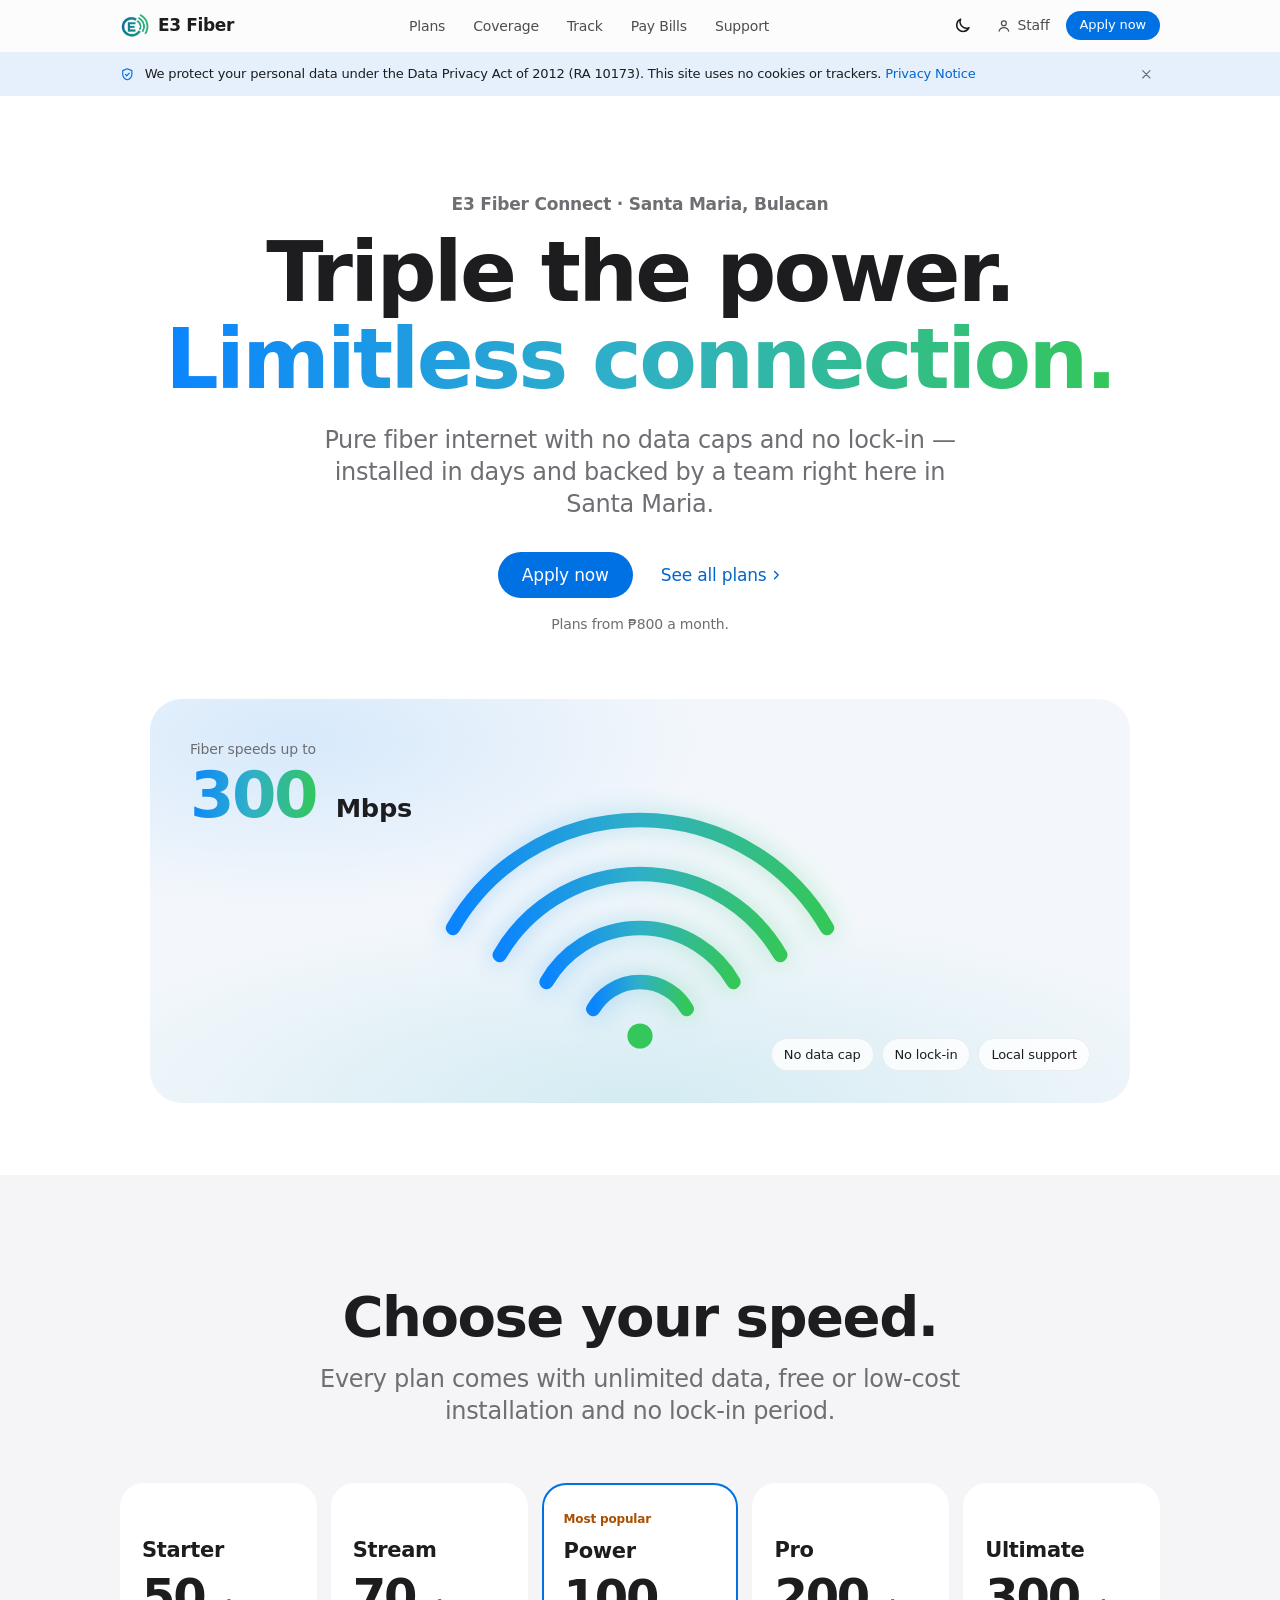
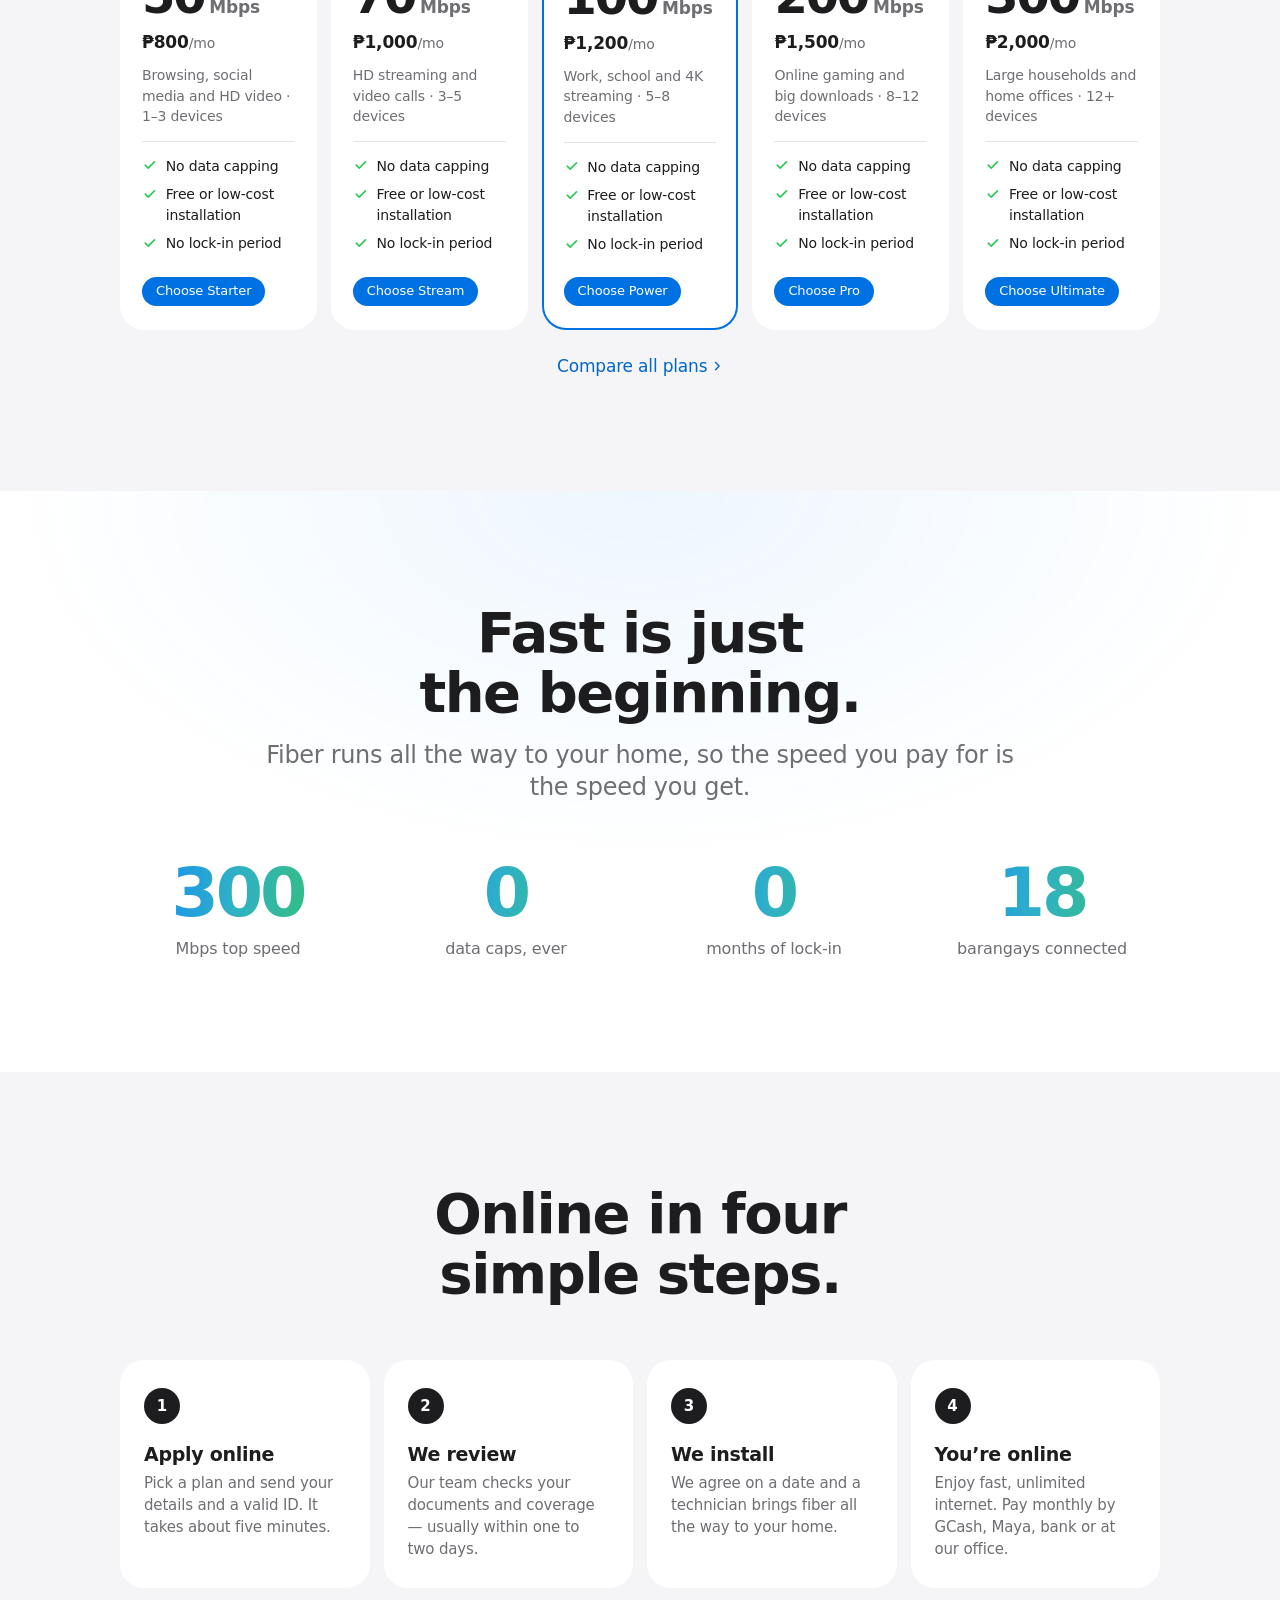
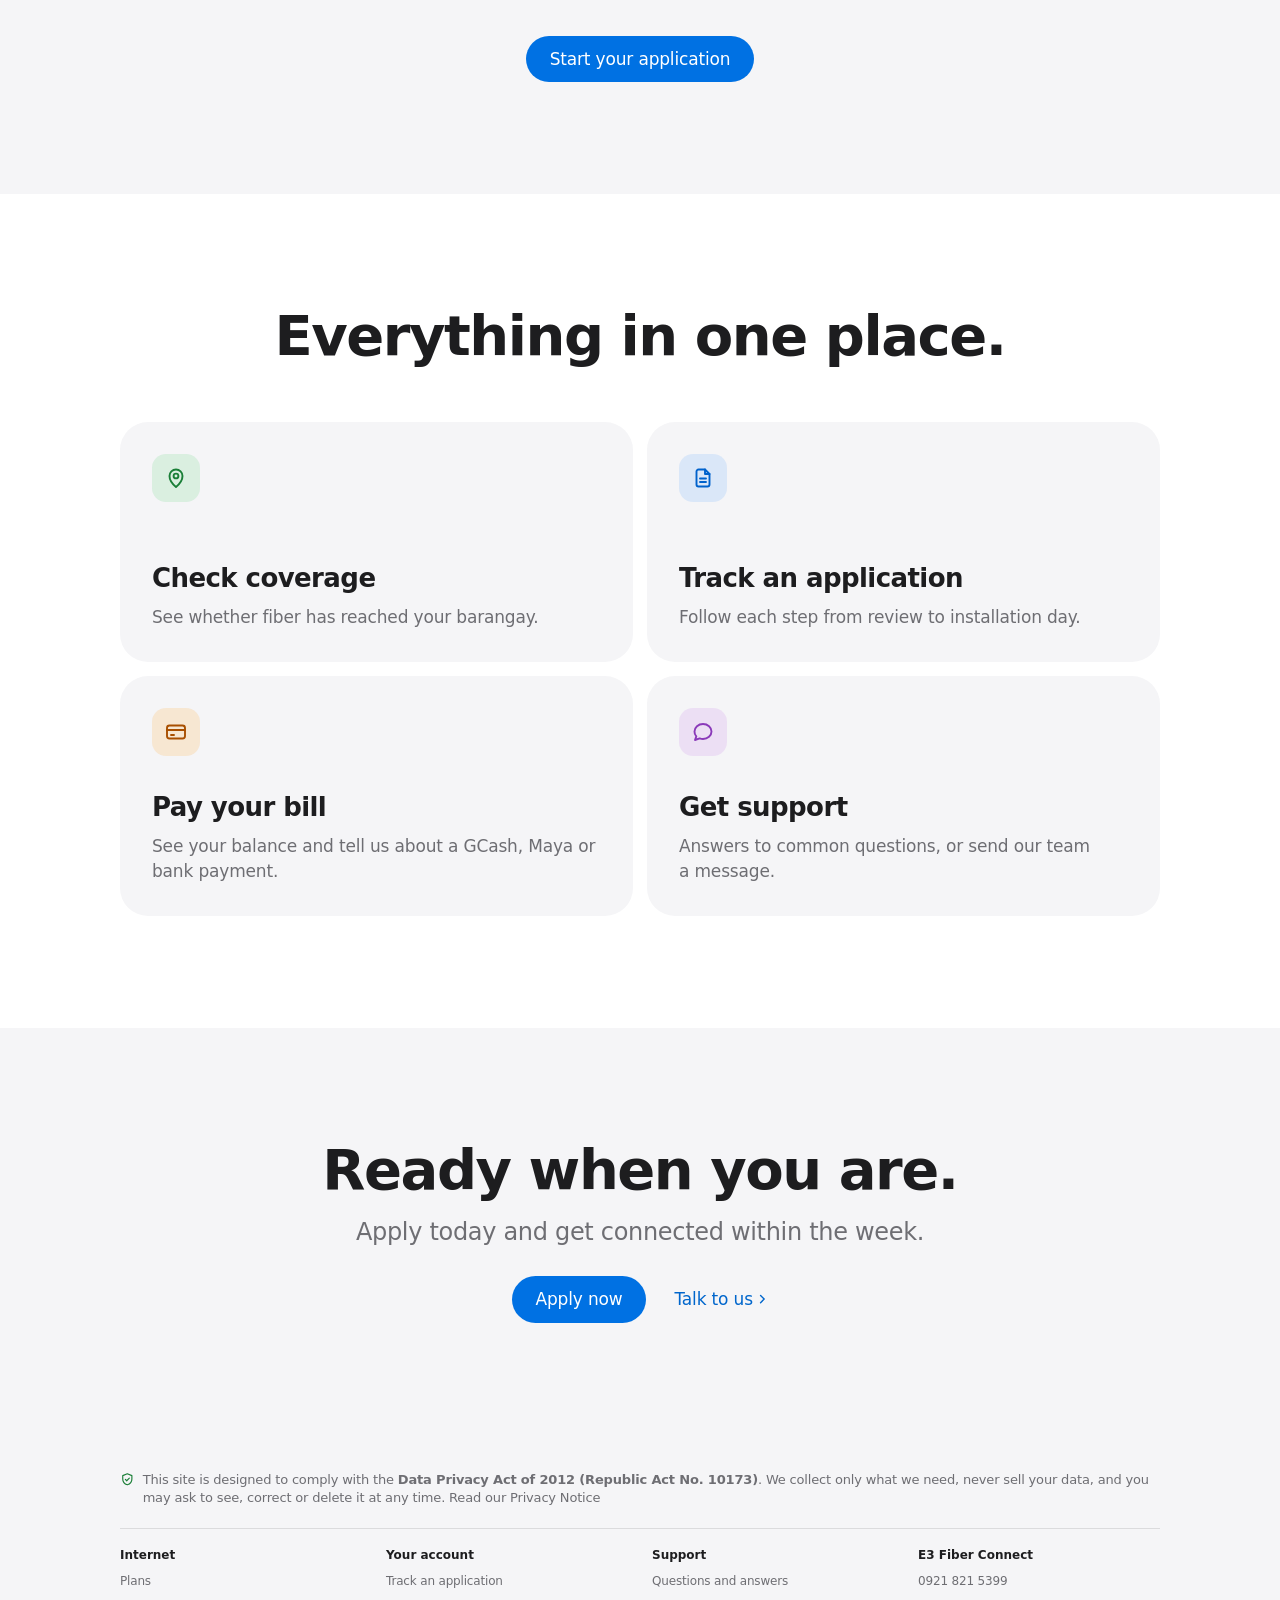
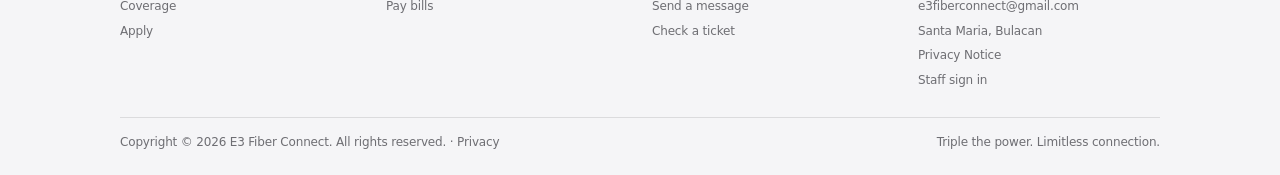
<file: index.html>
<!DOCTYPE html>
<html lang="en" data-shell="public" data-theme="light">
<head>
  <meta charset="utf-8">
  <meta name="viewport" content="width=device-width, initial-scale=1, viewport-fit=cover">
  <meta name="color-scheme" content="light">
  <meta name="theme-color" id="themeColorMeta" content="#fbfbfd">
  <title>E3 Fiber Connect</title>
  <meta name="description" content="Pure fiber internet for Santa Maria, Bulacan — no data caps, no lock-in. Apply online, track your application and pay your bill.">
  <link rel="icon" type="image/png" href="assets/img/logo-mark.png">
  <link rel="stylesheet" href="assets/vendor/bootstrap/bootstrap.min.css">
  <link rel="stylesheet" href="assets/css/app.css">
</head>
<body>
  <a class="skip-link" href="#main-content" id="skipLink">Skip to content</a>

  <!-- ================================================================
       Icon sprite (ginaya namin yung style ng SF Symbols, 24 × 24 na grid)
       ================================================================ -->
  <svg xmlns="http://www.w3.org/2000/svg" width="0" height="0" style="position:absolute" aria-hidden="true" focusable="false">
    <symbol id="i-chevron-right" viewBox="0 0 24 24"><path d="M9 5l7 7-7 7"/></symbol>
    <symbol id="i-chevron-left" viewBox="0 0 24 24"><path d="M15 5l-7 7 7 7"/></symbol>
    <symbol id="i-chevron-down" viewBox="0 0 24 24"><path d="M5 9l7 7 7-7"/></symbol>
    <symbol id="i-check" viewBox="0 0 24 24"><path d="M5 12.5l4.5 4.5L19 7.5"/></symbol>
    <symbol id="i-check-circle" viewBox="0 0 24 24"><circle cx="12" cy="12" r="9"/><path d="M8 12.3l2.7 2.7L16 9.6"/></symbol>
    <symbol id="i-xmark" viewBox="0 0 24 24"><path d="M6 6l12 12M18 6L6 18"/></symbol>
    <symbol id="i-plus" viewBox="0 0 24 24"><path d="M12 5v14M5 12h14"/></symbol>
    <symbol id="i-search" viewBox="0 0 24 24"><circle cx="11" cy="11" r="6.5"/><path d="M16 16l4.5 4.5"/></symbol>
    <symbol id="i-user" viewBox="0 0 24 24"><circle cx="12" cy="8" r="3.75"/><path d="M4.75 20c.9-3.6 3.8-5.5 7.25-5.5s6.35 1.9 7.25 5.5"/></symbol>
    <symbol id="i-users" viewBox="0 0 24 24"><circle cx="9" cy="8.5" r="3.25"/><path d="M2.75 19.5c.75-3.1 3.2-4.75 6.25-4.75s5.5 1.65 6.25 4.75"/><path d="M15.5 5.6a3.25 3.25 0 010 5.8M17.5 14.9c2 .6 3.3 2.1 3.75 4.6"/></symbol>
    <symbol id="i-doc" viewBox="0 0 24 24"><path d="M14 3.5H7.5a2 2 0 00-2 2v13a2 2 0 002 2h9a2 2 0 002-2V8z"/><path d="M14 3.5V8h4.5M9 12.5h6M9 16h6"/></symbol>
    <symbol id="i-doc-plus" viewBox="0 0 24 24"><path d="M14 3.5H7.5a2 2 0 00-2 2v13a2 2 0 002 2h9a2 2 0 002-2V8z"/><path d="M14 3.5V8h4.5M12 11.5v6M9 14.5h6"/></symbol>
    <symbol id="i-card" viewBox="0 0 24 24"><rect x="3" y="5.5" width="18" height="13" rx="2.5"/><path d="M3 10h18M7 15h3"/></symbol>
    <symbol id="i-receipt" viewBox="0 0 24 24"><path d="M6 3.5h12v17l-2-1.3-2 1.3-2-1.3-2 1.3-2-1.3-2 1.3z"/><path d="M9 8.5h6M9 12h6M9 15.5h3.5"/></symbol>
    <symbol id="i-wifi" viewBox="0 0 24 24"><path d="M2.5 9a14 14 0 0119 0M5.5 12.2a9.5 9.5 0 0113 0M8.6 15.4a5 5 0 016.8 0"/><circle cx="12" cy="18.6" r="1.1" fill="currentColor" stroke="none"/></symbol>
    <symbol id="i-bolt" viewBox="0 0 24 24"><path d="M13 2.75L5.5 13.25H12l-1 8 7.5-10.5H12z"/></symbol>
    <symbol id="i-gauge" viewBox="0 0 24 24"><path d="M4.2 17.5a9 9 0 1115.6 0"/><path d="M12 13.5l4-4.5"/><circle cx="12" cy="13.5" r="1.3" fill="currentColor" stroke="none"/></symbol>
    <symbol id="i-shield" viewBox="0 0 24 24"><path d="M12 3l7.5 3v5.5c0 4.6-3.2 8.3-7.5 9.5-4.3-1.2-7.5-4.9-7.5-9.5V6z"/><path d="M8.8 12.2l2.2 2.2 4.3-4.4"/></symbol>
    <symbol id="i-infinity" viewBox="0 0 24 24"><path d="M7.2 8.5c2.6 0 4.8 3.5 4.8 3.5s2.2 3.5 4.8 3.5a3.5 3.5 0 000-7c-2.6 0-4.8 3.5-4.8 3.5s-2.2 3.5-4.8 3.5a3.5 3.5 0 010-7z"/></symbol>
    <symbol id="i-unlock" viewBox="0 0 24 24"><rect x="5" y="10.5" width="14" height="10" rx="2.2"/><path d="M8.5 10.5v-3a3.5 3.5 0 016.8-1.2"/></symbol>
    <symbol id="i-lock" viewBox="0 0 24 24"><rect x="5" y="10.5" width="14" height="10" rx="2.2"/><path d="M8.5 10.5v-3a3.5 3.5 0 017 0v3"/></symbol>
    <symbol id="i-wrench" viewBox="0 0 24 24"><path d="M20 7.5a4.5 4.5 0 01-6.2 4.2L6.6 19a1.8 1.8 0 01-2.6-2.6l7.3-7.2A4.5 4.5 0 0115.5 3l-2.7 2.7.7 2.8 2.8.7z"/></symbol>
    <symbol id="i-pin" viewBox="0 0 24 24"><path d="M12 21s-6.5-5.4-6.5-11a6.5 6.5 0 0113 0c0 5.6-6.5 11-6.5 11z"/><circle cx="12" cy="10" r="2.4"/></symbol>
    <symbol id="i-phone" viewBox="0 0 24 24"><path d="M6.6 3.5h2.2l1.4 4.1-2 1.4a11 11 0 006.8 6.8l1.4-2 4.1 1.4v2.2a2 2 0 01-2.2 2A17 17 0 014.6 5.7a2 2 0 012-2.2z"/></symbol>
    <symbol id="i-mail" viewBox="0 0 24 24"><rect x="3" y="5.5" width="18" height="13" rx="2.5"/><path d="M3.8 7l8.2 6 8.2-6"/></symbol>
    <symbol id="i-clock" viewBox="0 0 24 24"><circle cx="12" cy="12" r="8.5"/><path d="M12 7.5V12l3 2"/></symbol>
    <symbol id="i-calendar" viewBox="0 0 24 24"><rect x="3.5" y="5" width="17" height="15.5" rx="2.5"/><path d="M3.5 9.5h17M8 3v4M16 3v4"/></symbol>
    <symbol id="i-undo" viewBox="0 0 24 24"><path d="M9 14L4.5 9.5 9 5"/><path d="M4.5 9.5H14a5.5 5.5 0 010 11h-3"/></symbol>
    <symbol id="i-gear" viewBox="0 0 24 24"><circle cx="12" cy="12" r="3"/><path d="M19.4 13.5a7.7 7.7 0 000-3l2-1.6-2-3.4-2.4 1a7.6 7.6 0 00-2.6-1.5L14 2.5h-4l-.4 2.5A7.6 7.6 0 007 6.5l-2.4-1-2 3.4 2 1.6a7.7 7.7 0 000 3l-2 1.6 2 3.4 2.4-1a7.6 7.6 0 002.6 1.5l.4 2.5h4l.4-2.5a7.6 7.6 0 002.6-1.5l2.4 1 2-3.4z"/></symbol>
    <symbol id="i-sun" viewBox="0 0 24 24"><circle cx="12" cy="12" r="4"/><path d="M12 2.5v2M12 19.5v2M4.6 4.6l1.4 1.4M18 18l1.4 1.4M2.5 12h2M19.5 12h2M4.6 19.4L6 18M18 6l1.4-1.4"/></symbol>
    <symbol id="i-moon" viewBox="0 0 24 24"><path d="M20 14.5A8 8 0 019.5 4a8 8 0 1010.5 10.5z"/></symbol>
    <symbol id="i-logout" viewBox="0 0 24 24"><path d="M14 4.5H7a2 2 0 00-2 2v11a2 2 0 002 2h7"/><path d="M11 12h9.5M17 8.5l3.5 3.5-3.5 3.5"/></symbol>
    <symbol id="i-menu" viewBox="0 0 24 24"><path d="M4 7h16M4 12h16M4 17h16"/></symbol>
    <symbol id="i-chat" viewBox="0 0 24 24"><path d="M20.5 11.5c0 4.1-3.8 7.5-8.5 7.5-1.2 0-2.3-.2-3.3-.6L4 20l1.3-3.6a7 7 0 01-1.8-4.9C3.5 7.4 7.3 4 12 4s8.5 3.4 8.5 7.5z"/></symbol>
    <symbol id="i-question" viewBox="0 0 24 24"><circle cx="12" cy="12" r="9"/><path d="M9.5 9.3a2.6 2.6 0 015 .9c0 1.7-2.5 2.3-2.5 3.8"/><circle cx="12" cy="17.2" r=".9" fill="currentColor" stroke="none"/></symbol>
    <symbol id="i-info" viewBox="0 0 24 24"><circle cx="12" cy="12" r="9"/><path d="M12 11v5.5"/><circle cx="12" cy="7.8" r=".9" fill="currentColor" stroke="none"/></symbol>
    <symbol id="i-exclamation" viewBox="0 0 24 24"><circle cx="12" cy="12" r="9"/><path d="M12 7.5V13"/><circle cx="12" cy="16.3" r=".9" fill="currentColor" stroke="none"/></symbol>
    <symbol id="i-warning" viewBox="0 0 24 24"><path d="M10.3 4.2L2.8 17.5a2 2 0 001.7 3h15a2 2 0 001.7-3L13.7 4.2a2 2 0 00-3.4 0z"/><path d="M12 9.5v4"/><circle cx="12" cy="16.8" r=".9" fill="currentColor" stroke="none"/></symbol>
    <symbol id="i-chart" viewBox="0 0 24 24"><path d="M4 20.5h16"/><rect x="5.5" y="11" width="3" height="7" rx="1"/><rect x="10.5" y="7" width="3" height="11" rx="1"/><rect x="15.5" y="3.5" width="3" height="14.5" rx="1"/></symbol>
    <symbol id="i-grid" viewBox="0 0 24 24"><rect x="3.5" y="3.5" width="7" height="7" rx="2"/><rect x="13.5" y="3.5" width="7" height="7" rx="2"/><rect x="3.5" y="13.5" width="7" height="7" rx="2"/><rect x="13.5" y="13.5" width="7" height="7" rx="2"/></symbol>
    <symbol id="i-braces" viewBox="0 0 24 24"><path d="M8.5 4.5c-2 0-2.5 1-2.5 2.5v2.2c0 1.3-.8 2.3-2 2.8 1.2.5 2 1.5 2 2.8V17c0 1.5.5 2.5 2.5 2.5M15.5 4.5c2 0 2.5 1 2.5 2.5v2.2c0 1.3.8 2.3 2 2.8-1.2.5-2 1.5-2 2.8V17c0 1.5-.5 2.5-2.5 2.5"/></symbol>
    <symbol id="i-layers" viewBox="0 0 24 24"><path d="M12 3.5l8.5 4.5-8.5 4.5L3.5 8z"/><path d="M3.5 12l8.5 4.5 8.5-4.5M3.5 16l8.5 4.5 8.5-4.5"/></symbol>
    <symbol id="i-queue" viewBox="0 0 24 24"><rect x="3" y="8" width="4.5" height="8" rx="1.3"/><rect x="9.75" y="8" width="4.5" height="8" rx="1.3"/><path d="M16.5 12h4.5M18.5 9.5L21 12l-2.5 2.5"/></symbol>
    <symbol id="i-hash" viewBox="0 0 24 24"><path d="M9.5 3.5L7.5 20.5M16.5 3.5l-2 17M4.5 9h16M3.5 15h16"/></symbol>
    <symbol id="i-eye" viewBox="0 0 24 24"><path d="M2.5 12S6 5.5 12 5.5 21.5 12 21.5 12 18 18.5 12 18.5 2.5 12 2.5 12z"/><circle cx="12" cy="12" r="3"/></symbol>
    <symbol id="i-eye-off" viewBox="0 0 24 24"><path d="M3 3l18 18"/><path d="M10.6 5.6c.5-.1.9-.1 1.4-.1 6 0 9.5 6.5 9.5 6.5a17 17 0 01-2.7 3.5M6.4 6.5A16.6 16.6 0 002.5 12s3.5 6.5 9.5 6.5c1.6 0 3-.4 4.2-1"/><path d="M9.9 9.9a3 3 0 004.2 4.2"/></symbol>
    <symbol id="i-copy" viewBox="0 0 24 24"><rect x="8.5" y="8.5" width="12" height="12" rx="2.5"/><path d="M15.5 8.5V6A2.5 2.5 0 0013 3.5H6A2.5 2.5 0 003.5 6v7A2.5 2.5 0 006 15.5h2.5"/></symbol>
    <symbol id="i-upload" viewBox="0 0 24 24"><path d="M12 15.5V4M7.5 8.5L12 4l4.5 4.5"/><path d="M4.5 14v4A2.5 2.5 0 007 20.5h10a2.5 2.5 0 002.5-2.5v-4"/></symbol>
    <symbol id="i-play" viewBox="0 0 24 24"><path d="M8 5.5v13l10.5-6.5z"/></symbol>
    <symbol id="i-pause" viewBox="0 0 24 24"><path d="M8.5 5.5v13M15.5 5.5v13"/></symbol>
    <symbol id="i-trash" viewBox="0 0 24 24"><path d="M4.5 6.5h15M9.5 6.5v-2h5v2M6.5 6.5l1 13a1.5 1.5 0 001.5 1.4h6a1.5 1.5 0 001.5-1.4l1-13M10 10.5V17M14 10.5V17"/></symbol>
    <symbol id="i-key" viewBox="0 0 24 24"><circle cx="8" cy="15" r="4"/><path d="M11 12l8.5-8.5M16 7l2.5 2.5M14 9l2 2"/></symbol>
    <symbol id="i-globe" viewBox="0 0 24 24"><circle cx="12" cy="12" r="8.5"/><path d="M3.5 12h17M12 3.5c2.3 2.4 3.5 5.2 3.5 8.5s-1.2 6.1-3.5 8.5c-2.3-2.4-3.5-5.2-3.5-8.5S9.7 5.9 12 3.5z"/></symbol>
    <symbol id="i-activity" viewBox="0 0 24 24"><path d="M3.5 12a8.5 8.5 0 102.5-6"/><path d="M3.5 4v4h4"/><path d="M12 8v4.5l3 1.8"/></symbol>
    <symbol id="i-sparkles" viewBox="0 0 24 24"><path d="M12 3.5l1.8 4.7 4.7 1.8-4.7 1.8L12 16.5l-1.8-4.7L5.5 10l4.7-1.8z"/><path d="M18.5 15l.8 2 2 .8-2 .8-.8 2-.8-2-2-.8 2-.8z"/></symbol>
    <symbol id="i-arrow-right" viewBox="0 0 24 24"><path d="M4.5 12h15M13.5 6l6 6-6 6"/></symbol>
    <symbol id="i-sort" viewBox="0 0 24 24"><path d="M8 4v16M4.5 7.5L8 4l3.5 3.5M16 20V4M12.5 16.5L16 20l3.5-3.5"/></symbol>
    <symbol id="i-ticket" viewBox="0 0 24 24"><path d="M3.5 8.5v-2A1.5 1.5 0 015 5h14a1.5 1.5 0 011.5 1.5v2a3 3 0 000 6v2A1.5 1.5 0 0119 18H5a1.5 1.5 0 01-1.5-1.5v-2a3 3 0 000-6z"/><path d="M14.5 6.5v1.5M14.5 11v2M14.5 16v1.5"/></symbol>
  </svg>

  <!-- ================================================================
       PUBLIC WEBSITE (ito yung nakikita ng mga customer)
       ================================================================ -->
  <div id="publicShell">
    <header class="gnav" id="globalNav">
      <nav class="gnav-inner" aria-label="Main">
        <a class="gnav-brand" href="#/"><img src="assets/img/logo-mark.png" alt="" width="30" height="26">E3 Fiber</a>
        <ul class="gnav-links">
          <li><a href="#/plans" data-nav="plans">Plans</a></li>
          <li><a href="#/coverage" data-nav="coverage">Coverage</a></li>
          <li><a href="#/track" data-nav="track">Track</a></li>
          <li><a href="#/pay" data-nav="pay">Pay Bills</a></li>
          <li><a href="#/support" data-nav="support">Support</a></li>
        </ul>
        <div class="gnav-actions">
          <button class="theme-toggle" type="button" data-theme-toggle aria-pressed="false" aria-label="Dark mode" title="Dark mode"><svg class="icon" aria-hidden="true"><use href="#i-moon"></use></svg></button>
          <a class="gnav-staff" href="#/admin"><svg class="icon" aria-hidden="true"><use href="#i-user"></use></svg>Staff</a>
          <a class="btn btn-accent btn-sm" href="#/apply">Apply now</a>
          <button class="gnav-menu-btn" id="publicMenuButton" type="button" aria-expanded="false" aria-controls="publicMenu" aria-label="Open menu"><span></span><span></span></button>
        </div>
      </nav>
    </header>
    <div class="gnav-menu" id="publicMenu" hidden>
      <ul>
        <li><a href="#/">Home</a></li>
        <li><a href="#/plans">Plans</a></li>
        <li><a href="#/coverage">Coverage</a></li>
        <li><a href="#/apply">Apply</a></li>
        <li><a href="#/track">Track</a></li>
        <li><a href="#/pay">Pay Bills</a></li>
        <li><a href="#/support">Support</a></li>
      </ul>
      <ul class="gnav-menu-small mt-4">
        <li><a href="#/admin">Staff sign in</a></li>
      </ul>
    </div>

    <div class="privacy-bar" id="privacyBar" role="region" aria-label="Privacy">
      <div class="wrap privacy-bar-inner">
        <svg class="icon" aria-hidden="true"><use href="#i-shield"></use></svg>
        <p>We protect your personal data under the Data Privacy Act of 2012 (RA 10173). This site uses no cookies or trackers. <a href="#/privacy">Privacy Notice</a></p>
        <button class="privacy-bar-close" type="button" id="privacyBarClose" aria-label="Dismiss the privacy message"><svg class="icon" aria-hidden="true"><use href="#i-xmark"></use></svg></button>
      </div>
    </div>

    <main id="publicMain">

      <!-- ---------------------------------------------------------- Home -->
      <section data-view="home" hidden aria-labelledby="homeTitle">
        <div class="hero">
          <div class="wrap">
            <p class="eyebrow">E3 Fiber Connect · Santa Maria, Bulacan</p>
            <h1 class="headline-hero" id="homeTitle">Triple the power.<br><span class="gradient-text">Limitless connection.</span></h1>
            <p class="lead-text">Pure fiber internet with no data caps and no lock-in — installed in days and backed by a team right here in Santa Maria.</p>
            <div class="hero-actions">
              <a class="btn btn-accent btn-lg" href="#/apply">Apply now</a>
              <a class="link-chevron" href="#/plans">See all plans<svg class="icon" aria-hidden="true"><use href="#i-chevron-right"></use></svg></a>
            </div>
            <p class="hero-note" id="homeFromPrice">Plans from ₱800 a month.</p>

            <div class="hero-visual" id="homeHeroVisual">
              <div class="hero-visual-caption">
                <p class="hero-visual-kicker">Fiber speeds up to</p>
                <p class="hero-visual-speed"><span class="gradient-text" id="homeTopSpeed">300</span> <small>Mbps</small></p>
              </div>
              <svg class="hero-arcs" viewBox="0 0 800 360" aria-hidden="true" focusable="false">
                <defs>
                  <linearGradient id="heroArcGradient" x1="0" y1="0" x2="1" y2="0">
                    <stop offset="0" stop-color="#0a84ff"/>
                    <stop offset="0.5" stop-color="#30b0c7"/>
                    <stop offset="1" stop-color="#34c759"/>
                  </linearGradient>
                </defs>
                <g class="arc-glow">
                  <path class="arc arc-1" d="M348.04 300A60 60 0 0 1 451.96 300"/>
                  <path class="arc arc-2" d="M296.08 270A120 120 0 0 1 503.92 270"/>
                  <path class="arc arc-3" d="M244.12 240A180 180 0 0 1 555.88 240"/>
                  <path class="arc arc-4" d="M192.16 210A240 240 0 0 1 607.84 210"/>
                </g>
                <path class="arc arc-1" d="M348.04 300A60 60 0 0 1 451.96 300"/>
                <path class="arc arc-2" d="M296.08 270A120 120 0 0 1 503.92 270"/>
                <path class="arc arc-3" d="M244.12 240A180 180 0 0 1 555.88 240"/>
                <path class="arc arc-4" d="M192.16 210A240 240 0 0 1 607.84 210"/>
                <circle class="arc-dot" cx="400" cy="330" r="14"/>
              </svg>
              <ul class="hero-visual-chips">
                <li>No data cap</li>
                <li>No lock-in</li>
                <li>Local support</li>
              </ul>
            </div>
          </div>
        </div>

        <section class="section section-alt" aria-labelledby="homePlansTitle">
          <div class="wrap">
            <div class="section-head">
              <h2 class="headline-1" id="homePlansTitle">Choose your speed.</h2>
              <p class="lead-text">Every plan comes with unlimited data, free or low-cost installation and no lock-in period.</p>
            </div>
            <div class="plan-rail" id="homePlanRail"></div>
            <p class="text-center mt-4"><a class="link-chevron" href="#/plans">Compare all plans<svg class="icon" aria-hidden="true"><use href="#i-chevron-right"></use></svg></a></p>
          </div>
        </section>

        <section class="section section-dark" aria-labelledby="homeStatsTitle">
          <div class="wrap">
            <div class="section-head">
              <h2 class="headline-1" id="homeStatsTitle">Fast is just the beginning.</h2>
              <p class="lead-text">Fiber runs all the way to your home, so the speed you pay for is the speed you get.</p>
            </div>
            <div class="stat-grid">
              <div><p class="stat-value gradient-text" id="homeStatSpeed">300</p><p class="stat-label">Mbps top speed</p></div>
              <div><p class="stat-value gradient-text">0</p><p class="stat-label">data caps, ever</p></div>
              <div><p class="stat-value gradient-text">0</p><p class="stat-label">months of lock-in</p></div>
              <div><p class="stat-value gradient-text" id="homeStatBarangays">18</p><p class="stat-label">barangays connected</p></div>
            </div>
          </div>
        </section>

        <section class="section section-alt" aria-labelledby="homeStepsTitle">
          <div class="wrap">
            <div class="section-head">
              <h2 class="headline-1" id="homeStepsTitle">Online in four simple steps.</h2>
            </div>
            <ol class="steps">
              <li class="step-card"><span class="step-number">1</span><h3 class="step-title">Apply online</h3><p class="step-text">Pick a plan and send your details and a valid ID. It takes about five minutes.</p></li>
              <li class="step-card"><span class="step-number">2</span><h3 class="step-title">We review</h3><p class="step-text">Our team checks your documents and coverage — usually within one to two days.</p></li>
              <li class="step-card"><span class="step-number">3</span><h3 class="step-title">We install</h3><p class="step-text">We agree on a date and a technician brings fiber all the way to your home.</p></li>
              <li class="step-card"><span class="step-number">4</span><h3 class="step-title">You’re online</h3><p class="step-text">Enjoy fast, unlimited internet. Pay monthly by GCash, Maya, bank or at our office.</p></li>
            </ol>
            <p class="text-center mt-5"><a class="btn btn-accent btn-lg" href="#/apply">Start your application</a></p>
          </div>
        </section>

        <section class="section" aria-labelledby="homeTilesTitle">
          <div class="wrap">
            <div class="section-head">
              <h2 class="headline-1" id="homeTilesTitle">Everything in one place.</h2>
            </div>
            <div class="tiles">
              <a class="tile" href="#/coverage">
                <span class="icon-bubble icon-bubble-lg tone-green"><svg class="icon" aria-hidden="true"><use href="#i-pin"></use></svg></span>
                <span class="tile-title">Check coverage</span>
                <span class="tile-text">See whether fiber has reached your barangay.</span>
              </a>
              <a class="tile" href="#/track">
                <span class="icon-bubble icon-bubble-lg tone-blue"><svg class="icon" aria-hidden="true"><use href="#i-doc"></use></svg></span>
                <span class="tile-title">Track an application</span>
                <span class="tile-text">Follow each step from review to installation day.</span>
              </a>
              <a class="tile" href="#/pay">
                <span class="icon-bubble icon-bubble-lg tone-orange"><svg class="icon" aria-hidden="true"><use href="#i-card"></use></svg></span>
                <span class="tile-title">Pay your bill</span>
                <span class="tile-text">See your balance and tell us about a GCash, Maya or bank payment.</span>
              </a>
              <a class="tile" href="#/support">
                <span class="icon-bubble icon-bubble-lg tone-purple"><svg class="icon" aria-hidden="true"><use href="#i-chat"></use></svg></span>
                <span class="tile-title">Get support</span>
                <span class="tile-text">Answers to common questions, or send our team a message.</span>
              </a>
            </div>
          </div>
        </section>

        <section class="section section-alt cta-band" aria-labelledby="homeCtaTitle">
          <div class="wrap">
            <h2 class="headline-1" id="homeCtaTitle">Ready when you are.</h2>
            <p class="lead-text mt-3">Apply today and get connected within the week.</p>
            <div class="hero-actions">
              <a class="btn btn-accent btn-lg" href="#/apply">Apply now</a>
              <a class="link-chevron" href="#/support">Talk to us<svg class="icon" aria-hidden="true"><use href="#i-chevron-right"></use></svg></a>
            </div>
          </div>
        </section>
      </section>

      <!-- --------------------------------------------------------- Plans -->
      <section data-view="plans" hidden aria-labelledby="plansTitle">
        <div class="page-hero">
          <div class="wrap">
            <p class="eyebrow">Plans</p>
            <h1 class="headline-1" id="plansTitle">Simple pricing.<br>Serious speed.</h1>
            <p class="lead-text">Five fiber plans, every one with unlimited data and no lock-in. Change your plan whenever you like.</p>
          </div>
        </div>

        <section class="section-tight section-alt" aria-labelledby="recTitle">
          <div class="wrap">
            <div class="recommender">
              <div>
                <h2 class="headline-3" id="recTitle">Which plan is right for me?</h2>
                <p class="body-text mt-2">Answer two quick questions and we’ll suggest the plan that fits.</p>
                <p class="form-label mt-4" id="recDevicesLabel">Devices online at home</p>
                <div class="segmented segmented-lg" role="group" aria-labelledby="recDevicesLabel" id="recDevices">
                  <button type="button" data-value="1-3" aria-pressed="false">1–3</button>
                  <button type="button" data-value="4-6" aria-pressed="true">4–6</button>
                  <button type="button" data-value="7-10" aria-pressed="false">7–10</button>
                  <button type="button" data-value="11+" aria-pressed="false">11+</button>
                </div>
                <p class="form-label mt-3" id="recActivityLabel">What do you do most?</p>
                <div class="segmented segmented-lg" role="group" aria-labelledby="recActivityLabel" id="recActivity">
                  <button type="button" data-value="browsing" aria-pressed="false">Browsing</button>
                  <button type="button" data-value="streaming" aria-pressed="true">Streaming</button>
                  <button type="button" data-value="work" aria-pressed="false">Work &amp; school</button>
                  <button type="button" data-value="gaming" aria-pressed="false">Gaming</button>
                </div>
              </div>
              <div class="recommender-result" id="recResult" aria-live="polite"></div>
            </div>
          </div>
        </section>

        <section class="section-tight" aria-labelledby="allPlansTitle">
          <div class="wrap">
            <div class="d-flex flex-wrap justify-content-between align-items-end gap-3 mb-4">
              <h2 class="headline-2" id="allPlansTitle">All plans</h2>
              <div class="d-flex align-items-center gap-2">
                <label class="caption-text" for="plansSort">Sort by</label>
                <select class="form-select select-compact" id="plansSort">
                  <option value="speed-asc">Speed: low to high</option>
                  <option value="speed-desc">Speed: high to low</option>
                  <option value="price-asc">Price: low to high</option>
                  <option value="price-desc">Price: high to low</option>
                </select>
              </div>
            </div>
            <div class="plan-rail" id="plansRail"></div>
            <p class="algo-note" id="plansSortNote"></p>
          </div>
        </section>

        <section class="section-tight section-alt" aria-labelledby="compareTitle">
          <div class="wrap">
            <h2 class="headline-2 mb-4" id="compareTitle">Compare plans</h2>
            <div class="panel p-2 p-md-3">
              <div class="compare-scroll"><table class="compare-table" id="plansCompare"></table></div>
            </div>
            <p class="caption-text mt-3">Speeds are maximum download speeds over fiber. Installation is free within 150 m of a fiber access point; homes farther away may pay a small fee.</p>
          </div>
        </section>
      </section>

      <!-- ------------------------------------------------------ Coverage -->
      <section data-view="coverage" hidden aria-labelledby="coverageTitle">
        <div class="page-hero">
          <div class="wrap">
            <p class="eyebrow">Coverage</p>
            <h1 class="headline-1" id="coverageTitle">Is fiber in your barangay?</h1>
            <p class="lead-text" id="coverageLead">Search your barangay to see if E3 Fiber is available.</p>
          </div>
        </div>
        <div class="wrap pb-5">
          <form class="search-wrap" id="coverageForm" role="search" autocomplete="off" novalidate>
            <label class="visually-hidden" for="coverageInput">Barangay name</label>
            <div class="big-search">
              <svg class="icon" aria-hidden="true"><use href="#i-search"></use></svg>
              <input id="coverageInput" type="text" placeholder="Type your barangay, e.g. Poblacion" role="combobox" aria-autocomplete="list" aria-expanded="false" aria-controls="coverageSuggestions" spellcheck="false">
              <button class="btn btn-accent" type="submit">Check</button>
            </div>
            <ul class="suggestions" id="coverageSuggestions" role="listbox" aria-label="Matching barangays" hidden></ul>
          </form>
          <div id="coverageResult" aria-live="polite"></div>
        </div>
        <section class="section-tight section-alt" aria-labelledby="barangaysTitle">
          <div class="wrap">
            <div class="d-flex flex-wrap justify-content-between align-items-center gap-3 mb-4">
              <h2 class="headline-2" id="barangaysTitle">All barangays</h2>
              <div class="segmented" role="group" aria-label="Filter barangays" id="coverageFilter">
                <button type="button" data-value="all" aria-pressed="true">All <span class="segment-count" data-count-for="all"></span></button>
                <button type="button" data-value="available" aria-pressed="false">Available <span class="segment-count" data-count-for="available"></span></button>
                <button type="button" data-value="coming-soon" aria-pressed="false">Coming soon <span class="segment-count" data-count-for="coming-soon"></span></button>
              </div>
            </div>
            <ul class="barangay-grid" id="barangayGrid"></ul>
          </div>
        </section>
      </section>

      <!-- --------------------------------------------------------- Apply -->
      <section data-view="apply" hidden aria-labelledby="applyTitle" class="public-canvas">
        <div class="page-hero">
          <div class="wrap">
            <p class="eyebrow">Apply</p>
            <h1 class="headline-1" id="applyTitle">Let’s get you connected.</h1>
            <p class="lead-text">Five short steps. Your details are used only to process your application.</p>
          </div>
        </div>
        <div class="wrap">
          <div class="apply-layout">
            <form class="form-card" id="applyForm" novalidate>
              <ol class="stepper" id="applyStepper" aria-label="Application progress">
                <li data-step="1"><span>Plan</span></li>
                <li data-step="2"><span>About you</span></li>
                <li data-step="3"><span>Address</span></li>
                <li data-step="4"><span>Valid ID</span></li>
                <li data-step="5"><span>Review</span></li>
              </ol>
              <div class="form-alert" id="applyAlert" role="alert" hidden></div>

              <fieldset class="step-panel field" data-step-panel="1">
                <legend class="step-panel-title">Choose your plan</legend>
                <p class="step-panel-text">No lock-in, so you can switch plans later.</p>
                <div class="choice-grid" id="applyPlanChoices" role="radiogroup" aria-label="Plans" aria-describedby="applyPlanChoices-error"></div>
                <p class="field-error" id="applyPlanChoices-error"></p>
              </fieldset>

              <fieldset class="step-panel" data-step-panel="2" hidden>
                <legend class="step-panel-title">About you</legend>
                <p class="step-panel-text">We’ll use these to contact you about your application.</p>
                <div class="row gx-3">
                  <div class="col-12 field">
                    <label class="form-label" for="applyFullName">Full name</label>
                    <input class="form-control" id="applyFullName" autocomplete="name" maxlength="80" aria-describedby="applyFullName-error">
                    <p class="field-error" id="applyFullName-error"></p>
                  </div>
                  <div class="col-md-6 field">
                    <label class="form-label" for="applyEmail">E-mail</label>
                    <input class="form-control" id="applyEmail" type="email" autocomplete="email" inputmode="email" maxlength="254" aria-describedby="applyEmail-error">
                    <p class="field-error" id="applyEmail-error"></p>
                  </div>
                  <div class="col-md-6 field">
                    <label class="form-label" for="applyMobile">Mobile number</label>
                    <input class="form-control" id="applyMobile" type="tel" autocomplete="tel" inputmode="tel" placeholder="0917 555 0199" maxlength="20" aria-describedby="applyMobile-error">
                    <p class="field-error" id="applyMobile-error"></p>
                  </div>
                  <div class="col-md-6 field">
                    <label class="form-label" for="applyBirthDate">Birth date</label>
                    <input class="form-control" id="applyBirthDate" type="date" autocomplete="bday" aria-describedby="applyBirthDate-hint applyBirthDate-error">
                    <p class="field-hint" id="applyBirthDate-hint">You must be 18 or older.</p>
                    <p class="field-error" id="applyBirthDate-error"></p>
                  </div>
                </div>
              </fieldset>

              <fieldset class="step-panel" data-step-panel="3" hidden>
                <legend class="step-panel-title">Where should we install?</legend>
                <p class="step-panel-text">We serve homes in Santa Maria, Bulacan.</p>
                <div class="row gx-3">
                  <div class="col-md-6 field">
                    <label class="form-label" for="applyCity">City</label>
                    <input class="form-control" id="applyCity" value="Santa Maria, Bulacan" readonly>
                  </div>
                  <div class="col-md-6 field">
                    <label class="form-label" for="applyBarangay">Barangay</label>
                    <select class="form-select" id="applyBarangay" aria-describedby="applyCoverageHint applyBarangay-error"></select>
                    <p class="coverage-hint" id="applyCoverageHint" aria-live="polite"></p>
                    <p class="field-error" id="applyBarangay-error"></p>
                  </div>
                  <div class="col-12 field">
                    <label class="form-label" for="applyAddress">House number and street</label>
                    <input class="form-control" id="applyAddress" autocomplete="street-address" maxlength="150" placeholder="e.g. 18 Mabini St., Purok 2" aria-describedby="applyAddress-error">
                    <p class="field-error" id="applyAddress-error"></p>
                  </div>
                  <div class="col-12 field">
                    <label class="form-label" for="applyLandmark">Landmark <span class="optional">(optional)</span></label>
                    <input class="form-control" id="applyLandmark" maxlength="100" placeholder="e.g. Near the barangay hall" aria-describedby="applyLandmark-error">
                    <p class="field-error" id="applyLandmark-error"></p>
                  </div>
                </div>
              </fieldset>

              <fieldset class="step-panel" data-step-panel="4" hidden>
                <legend class="step-panel-title">Valid ID</legend>
                <p class="step-panel-text">A government-issued ID confirms who the account belongs to.</p>
                <div class="row gx-3">
                  <div class="col-md-6 field">
                    <label class="form-label" for="applyIdType">ID type</label>
                    <select class="form-select" id="applyIdType" aria-describedby="applyIdType-error"></select>
                    <p class="field-error" id="applyIdType-error"></p>
                  </div>
                  <div class="col-md-6 field">
                    <label class="form-label" for="applyIdNumber">ID number</label>
                    <input class="form-control" id="applyIdNumber" maxlength="30" spellcheck="false" aria-describedby="applyIdNumber-error">
                    <p class="field-error" id="applyIdNumber-error"></p>
                  </div>
                  <div class="col-12 field">
                    <span class="form-label d-block" id="applyIdPhotoLabel">Photo of the ID</span>
                    <label class="upload" id="applyUpload">
                      <input type="file" id="applyIdPhoto" accept=".jpg,.jpeg,.png,.pdf,image/jpeg,image/png,application/pdf" aria-labelledby="applyIdPhotoLabel applyUploadText" aria-describedby="applyIdPhoto-error">
                      <span class="upload-icon"><svg class="icon" aria-hidden="true"><use href="#i-upload"></use></svg></span>
                      <span>
                        <span class="upload-title d-block" id="applyUploadTitle">Choose a file</span>
                        <span class="upload-text d-block" id="applyUploadText">JPG, PNG or PDF, up to 10 MB</span>
                      </span>
                    </label>
                    <p class="field-error" id="applyIdPhoto-error"></p>
                  </div>
                  <div class="col-12 field">
                    <div class="form-check">
                      <input class="form-check-input" type="checkbox" id="applyConsent" aria-describedby="applyConsent-error">
                      <label class="form-check-label" for="applyConsent">I have read the <a href="#/privacy" target="_blank" rel="noopener">Privacy Notice</a> and consent to E3 Fiber Connect collecting and using my personal data, including my ID, to process this application and provide the service, as allowed by the Data Privacy Act of 2012 (RA 10173). My details are correct.</label>
                    </div>
                    <p class="field-error" id="applyConsent-error"></p>
                  </div>
                </div>
              </fieldset>

              <fieldset class="step-panel" data-step-panel="5" hidden>
                <legend class="step-panel-title">Review and send</legend>
                <p class="step-panel-text">Check your details. Use Edit to go back to any step.</p>
                <div id="applyReview"></div>
              </fieldset>

              <div class="wizard-actions">
                <button type="button" class="btn btn-gray" id="applyBack">Back</button>
                <span class="caption-text" id="applyStepLabel" aria-live="polite">Step 1 of 5</span>
                <button type="button" class="btn btn-accent" id="applyNext">Continue</button>
                <button type="submit" class="btn btn-accent" id="applySubmit" hidden>Send application</button>
              </div>
            </form>

            <aside class="form-card summary-card" aria-labelledby="applySummaryTitle">
              <h2 class="panel-title" id="applySummaryTitle">Your plan</h2>
              <div class="summary-plan">
                <div>
                  <p class="fw-semibold" id="applySummaryPlan">Power</p>
                  <p class="caption-text" id="applySummarySpeed">Up to 100 Mbps</p>
                </div>
                <p class="plan-price" id="applySummaryPrice">₱1,200<small>/mo</small></p>
              </div>
              <ul class="summary-steps">
                <li><svg class="icon" aria-hidden="true"><use href="#i-clock"></use></svg><span>We review applications within one to two days.</span></li>
                <li><svg class="icon" aria-hidden="true"><use href="#i-wrench"></use></svg><span>Installation on a date that suits you.</span></li>
                <li><svg class="icon" aria-hidden="true"><use href="#i-infinity"></use></svg><span>Unlimited data and no lock-in period.</span></li>
              </ul>
            </aside>
          </div>
        </div>
      </section>

      <!-- ----------------------------------------------------- Submitted -->
      <section data-view="submitted" hidden aria-labelledby="submittedTitle" class="public-canvas">
        <div class="wrap pt-5">
          <div class="confirm-card form-card" id="submittedCard">
            <div class="check-burst"><svg class="icon" aria-hidden="true"><use href="#i-check"></use></svg></div>
            <h1 class="headline-2" id="submittedTitle">Application received.</h1>
            <p class="body-text mt-2" id="submittedLead">Thank you. We’ll review it within one to two days.</p>
            <div class="ref-box">
              <span class="visually-hidden">Reference number:</span>
              <span class="ref-code" id="submittedRef">—</span>
              <button class="btn btn-gray btn-sm" type="button" id="submittedCopy"><svg class="icon" aria-hidden="true"><use href="#i-copy"></use></svg>Copy</button>
            </div>
            <p class="caption-text">Keep this number. You’ll need it to track your application.</p>
            <div class="next-steps panel">
              <div class="panel-body pt-3"><dl class="kv-list" id="submittedSummary"></dl></div>
            </div>
            <div class="hero-actions">
              <a class="btn btn-accent" id="submittedTrack" href="#/track">Track this application</a>
              <a class="link-chevron" href="#/">Back to home<svg class="icon" aria-hidden="true"><use href="#i-chevron-right"></use></svg></a>
            </div>
          </div>
          <div class="confirm-card form-card" id="submittedMissing" hidden>
            <h1 class="headline-2">We couldn’t find that application.</h1>
            <p class="body-text mt-2">Check the reference number and try the tracker.</p>
            <div class="hero-actions"><a class="btn btn-accent" href="#/track">Open the tracker</a></div>
          </div>
        </div>
      </section>

      <!-- --------------------------------------------------------- Track -->
      <section data-view="track" hidden aria-labelledby="trackTitle">
        <div class="page-hero">
          <div class="wrap">
            <p class="eyebrow">Track</p>
            <h1 class="headline-1" id="trackTitle">Where’s my application?</h1>
            <p class="lead-text">Enter the reference number from your confirmation.</p>
          </div>
        </div>
        <div class="wrap pb-5">
          <form class="search-wrap" id="trackForm" autocomplete="off" novalidate>
            <label class="visually-hidden" for="trackInput">Reference number</label>
            <div class="big-search">
              <svg class="icon" aria-hidden="true"><use href="#i-doc"></use></svg>
              <input id="trackInput" type="text" placeholder="E3-2026-004879" autocapitalize="characters" spellcheck="false" maxlength="20">
              <button class="btn btn-accent" type="submit">Track</button>
            </div>
          </form>
          <div class="track-result wrap-narrow px-0 mt-4" id="trackResult" aria-live="polite"></div>
        </div>
      </section>

      <!-- ----------------------------------------------------- Pay bills -->
      <section data-view="pay" hidden aria-labelledby="payTitle" class="public-canvas">
        <div class="page-hero">
          <div class="wrap">
            <p class="eyebrow">Pay bills</p>
            <h1 class="headline-1" id="payTitle">Your bill, in a few taps.</h1>
            <p class="lead-text">Look up your account to see your balance, then tell us about your payment.</p>
          </div>
        </div>
        <div class="wrap-narrow">
          <form class="form-card" id="payLookupForm" novalidate>
            <h2 class="form-card-title">Find your account</h2>
            <p class="form-card-text">Use the account number on your bill and the mobile number you registered.</p>
            <div class="form-alert" id="payLookupAlert" role="alert" hidden></div>
            <div class="row gx-3">
              <div class="col-md-6 field">
                <label class="form-label" for="payAccount">Account number</label>
                <input class="form-control" id="payAccount" placeholder="E3-2026-004871" autocapitalize="characters" spellcheck="false" maxlength="20">
              </div>
              <div class="col-md-6 field">
                <label class="form-label" for="payMobile">Registered mobile number</label>
                <input class="form-control" id="payMobile" type="tel" inputmode="tel" placeholder="0917 555 0141" maxlength="20">
              </div>
            </div>
            <button class="btn btn-accent" type="submit">Show my bill</button>
          </form>

          <div id="payAccountView" hidden>
            <div class="form-card mb-3">
              <div class="d-flex justify-content-between align-items-start gap-3 flex-wrap">
                <div>
                  <p class="caption-text">Account</p>
                  <h2 class="headline-3" id="payName">—</h2>
                  <p class="caption-text mt-1" id="payMeta"></p>
                </div>
                <button class="btn btn-gray btn-sm" type="button" id="payLeave">Not you?</button>
              </div>
              <hr class="divider">
              <p class="caption-text">Amount due</p>
              <p class="balance-hero" id="payBalance">₱0</p>
              <p class="caption-text mt-2" id="payBalanceNote"></p>
            </div>

            <div class="form-card mb-3">
              <h2 class="panel-title mb-1">Bills</h2>
              <ul class="row-list" id="payBills"></ul>
            </div>

            <div class="form-card mb-3" id="payReportCard">
              <h2 class="form-card-title">Report a payment</h2>
              <p class="form-card-text">Paid through GCash, Maya, a bank or at our office? Send the details and we’ll confirm within one business day.</p>
              <div class="pay-methods mb-4">
                <div class="pay-method"><strong>GCash or Maya</strong>Send to E3 Fiber Connect using the number printed on your bill.</div>
                <div class="pay-method"><strong>Bank transfer</strong>Use the bank details printed on your bill.</div>
                <div class="pay-method"><strong>Over the counter</strong>E3 office, Santa Maria · Mon–Sat, 8 AM – 5 PM.</div>
              </div>
              <form id="payReportForm" novalidate>
                <div class="form-alert" id="payReportAlert" role="alert" hidden></div>
                <fieldset class="field">
                  <legend class="form-label">Bill you paid</legend>
                  <div class="choice-grid choice-grid-2" id="payBillChoices" aria-describedby="payBillChoices-error"></div>
                  <p class="field-error" id="payBillChoices-error"></p>
                </fieldset>
                <div class="row gx-3">
                  <div class="col-md-6 field">
                    <label class="form-label" for="payMethod">Paid through</label>
                    <select class="form-select" id="payMethod" aria-describedby="payMethod-error"></select>
                    <p class="field-error" id="payMethod-error"></p>
                  </div>
                  <div class="col-md-6 field">
                    <label class="form-label" for="payAmount">Amount paid (₱)</label>
                    <input class="form-control" id="payAmount" type="number" min="1" max="100000" step="0.01" inputmode="decimal" aria-describedby="payAmount-hint payAmount-error">
                    <p class="field-hint" id="payAmount-hint">Filled in from the bill you chose — change it if you paid a different amount.</p>
                    <p class="field-error" id="payAmount-error"></p>
                  </div>
                </div>
                <div class="field">
                  <label class="form-label" for="payReference">Reference number</label>
                  <input class="form-control" id="payReference" maxlength="30" spellcheck="false" autocapitalize="characters" placeholder="e.g. 5012 873 246 119" aria-describedby="payReference-hint payReference-error">
                  <p class="field-hint" id="payReference-hint">Printed on your receipt or payment confirmation.</p>
                  <p class="field-error" id="payReference-error"></p>
                </div>
                <p class="form-privacy"><svg class="icon" aria-hidden="true"><use href="#i-shield"></use></svg><span>We use these details only to verify your payment. See our <a href="#/privacy" target="_blank" rel="noopener">Privacy Notice</a>.</span></p>
                <button class="btn btn-accent" type="submit">Send payment details</button>
              </form>
            </div>

            <div class="form-card">
              <h2 class="panel-title mb-1">Payment reports</h2>
              <ul class="row-list" id="payHistory"></ul>
            </div>
          </div>
        </div>
      </section>

      <!-- ------------------------------------------------------- Support -->
      <section data-view="support" hidden aria-labelledby="supportTitle">
        <div class="page-hero">
          <div class="wrap">
            <p class="eyebrow">Support</p>
            <h1 class="headline-1" id="supportTitle">How can we help?</h1>
            <p class="lead-text">Find a quick answer, send us a message, or check a ticket you’ve already sent.</p>
          </div>
        </div>

        <section class="section-tight section-alt" aria-label="Contact details">
          <div class="wrap">
            <div class="contact-grid">
              <a class="contact-card" href="tel:+639218215399">
                <span class="icon-bubble tone-green"><svg class="icon" aria-hidden="true"><use href="#i-phone"></use></svg></span>
                <span class="contact-label">Call or text</span>
                <span class="contact-value">0921 821 5399</span>
              </a>
              <a class="contact-card" href="mailto:e3fiberconnect@gmail.com">
                <span class="icon-bubble tone-blue"><svg class="icon" aria-hidden="true"><use href="#i-mail"></use></svg></span>
                <span class="contact-label">E-mail</span>
                <span class="contact-value">e3fiberconnect@<wbr>gmail.com</span>
              </a>
              <div class="contact-card">
                <span class="icon-bubble tone-orange"><svg class="icon" aria-hidden="true"><use href="#i-pin"></use></svg></span>
                <span class="contact-label">Visit</span>
                <span class="contact-value">Santa Maria, Bulacan</span>
              </div>
              <div class="contact-card">
                <span class="icon-bubble tone-purple"><svg class="icon" aria-hidden="true"><use href="#i-clock"></use></svg></span>
                <span class="contact-label">Office hours</span>
                <span class="contact-value">Mon–Sat · 8 AM – 5 PM</span>
              </div>
            </div>
          </div>
        </section>

        <section class="section-tight" aria-labelledby="faqTitle">
          <div class="wrap-narrow">
            <h2 class="headline-2 mb-3" id="faqTitle">Frequently asked questions</h2>
            <div class="faq">
              <div class="accordion" id="faqAccordion">
                <div class="accordion-item">
                  <h3 class="accordion-header"><button class="accordion-button collapsed" type="button" data-bs-toggle="collapse" data-bs-target="#faq1" aria-expanded="false" aria-controls="faq1">How long does installation take?<svg class="icon faq-icon" aria-hidden="true"><use href="#i-plus"></use></svg></button></h3>
                  <div id="faq1" class="accordion-collapse collapse" data-bs-parent="#faqAccordion"><div class="accordion-body">Most homes are connected within three to five days after approval. The visit itself takes about two hours, and we call ahead to agree on the date and time.</div></div>
                </div>
                <div class="accordion-item">
                  <h3 class="accordion-header"><button class="accordion-button collapsed" type="button" data-bs-toggle="collapse" data-bs-target="#faq2" aria-expanded="false" aria-controls="faq2">Is there really no data cap?<svg class="icon faq-icon" aria-hidden="true"><use href="#i-plus"></use></svg></button></h3>
                  <div id="faq2" class="accordion-collapse collapse" data-bs-parent="#faqAccordion"><div class="accordion-body">Yes. Every plan is unlimited — stream, game and download as much as you like without slowdowns for using “too much”.</div></div>
                </div>
                <div class="accordion-item">
                  <h3 class="accordion-header"><button class="accordion-button collapsed" type="button" data-bs-toggle="collapse" data-bs-target="#faq3" aria-expanded="false" aria-controls="faq3">Can I change or cancel my plan?<svg class="icon faq-icon" aria-hidden="true"><use href="#i-plus"></use></svg></button></h3>
                  <div id="faq3" class="accordion-collapse collapse" data-bs-parent="#faqAccordion"><div class="accordion-body">Any time. There is no lock-in period. Plan changes apply to your next bill; just send us a message or visit the office.</div></div>
                </div>
                <div class="accordion-item">
                  <h3 class="accordion-header"><button class="accordion-button collapsed" type="button" data-bs-toggle="collapse" data-bs-target="#faq4" aria-expanded="false" aria-controls="faq4">Which IDs do you accept?<svg class="icon faq-icon" aria-hidden="true"><use href="#i-plus"></use></svg></button></h3>
                  <div id="faq4" class="accordion-collapse collapse" data-bs-parent="#faqAccordion"><div class="accordion-body">Any valid government-issued ID: PhilSys National ID, driver’s license, passport, UMID, SSS, PRC, postal, voter’s, PhilHealth, TIN or senior citizen ID.</div></div>
                </div>
                <div class="accordion-item">
                  <h3 class="accordion-header"><button class="accordion-button collapsed" type="button" data-bs-toggle="collapse" data-bs-target="#faq5" aria-expanded="false" aria-controls="faq5">How do I pay my bill?<svg class="icon faq-icon" aria-hidden="true"><use href="#i-plus"></use></svg></button></h3>
                  <div id="faq5" class="accordion-collapse collapse" data-bs-parent="#faqAccordion"><div class="accordion-body">Pay by GCash, Maya, bank transfer or at our office, then report the payment on the Pay Bills page. Bills are due 15 days after your billing period starts.</div></div>
                </div>
                <div class="accordion-item">
                  <h3 class="accordion-header"><button class="accordion-button collapsed" type="button" data-bs-toggle="collapse" data-bs-target="#faq6" aria-expanded="false" aria-controls="faq6">What if fiber isn’t in my barangay yet?<svg class="icon faq-icon" aria-hidden="true"><use href="#i-plus"></use></svg></button></h3>
                  <div id="faq6" class="accordion-collapse collapse" data-bs-parent="#faqAccordion"><div class="accordion-body">You can still apply. We’ll keep your application on our waitlist and contact you as soon as the line reaches your area.</div></div>
                </div>
                <div class="accordion-item">
                  <h3 class="accordion-header"><button class="accordion-button collapsed" type="button" data-bs-toggle="collapse" data-bs-target="#faq7" aria-expanded="false" aria-controls="faq7">My internet is down. What should I do?<svg class="icon faq-icon" aria-hidden="true"><use href="#i-plus"></use></svg></button></h3>
                  <div id="faq7" class="accordion-collapse collapse" data-bs-parent="#faqAccordion"><div class="accordion-body">Restart your modem first. If the LOS light is red or it still doesn’t work, send us a message below with your account number — we answer tickets in the order they arrive.</div></div>
                </div>
              </div>
            </div>
          </div>
        </section>

        <section class="section-tight section-alt" aria-labelledby="ticketTitle">
          <div class="wrap">
            <div class="row g-4">
              <div class="col-lg-7">
                <form class="form-card" id="ticketForm" novalidate>
                  <h2 class="form-card-title" id="ticketTitle">Send us a message</h2>
                  <p class="form-card-text">Report a problem or ask a question. We reply by text or call, usually the same day.</p>
                  <div class="form-alert" id="ticketAlert" role="alert" hidden></div>
                  <div class="row gx-3">
                    <div class="col-md-6 field">
                      <label class="form-label" for="ticketName">Your name</label>
                      <input class="form-control" id="ticketName" autocomplete="name" maxlength="80" aria-describedby="ticketName-error">
                      <p class="field-error" id="ticketName-error"></p>
                    </div>
                    <div class="col-md-6 field">
                      <label class="form-label" for="ticketMobile">Mobile number</label>
                      <input class="form-control" id="ticketMobile" type="tel" inputmode="tel" autocomplete="tel" maxlength="20" aria-describedby="ticketMobile-error">
                      <p class="field-error" id="ticketMobile-error"></p>
                    </div>
                    <div class="col-md-6 field">
                      <label class="form-label" for="ticketEmail">E-mail <span class="optional">(optional)</span></label>
                      <input class="form-control" id="ticketEmail" type="email" autocomplete="email" maxlength="254" aria-describedby="ticketEmail-error">
                      <p class="field-error" id="ticketEmail-error"></p>
                    </div>
                    <div class="col-md-6 field">
                      <label class="form-label" for="ticketAccount">Account number <span class="optional">(optional)</span></label>
                      <input class="form-control" id="ticketAccount" placeholder="E3-2026-004871" autocapitalize="characters" spellcheck="false" maxlength="20" aria-describedby="ticketAccount-error">
                      <p class="field-error" id="ticketAccount-error"></p>
                    </div>
                    <div class="col-12 field">
                      <label class="form-label" for="ticketCategory">Topic</label>
                      <select class="form-select" id="ticketCategory" aria-describedby="ticketCategory-error"></select>
                      <p class="field-error" id="ticketCategory-error"></p>
                    </div>
                    <div class="col-12 field">
                      <label class="form-label" for="ticketMessage">Message</label>
                      <textarea class="form-control" id="ticketMessage" rows="4" maxlength="1000" aria-describedby="ticketMessage-count ticketMessage-error"></textarea>
                      <p class="field-hint text-end" id="ticketMessage-count">0 / 1,000</p>
                      <p class="field-error" id="ticketMessage-error"></p>
                    </div>
                  </div>
                  <p class="form-privacy"><svg class="icon" aria-hidden="true"><use href="#i-shield"></use></svg><span>We use these details only to answer your message. See our <a href="#/privacy" target="_blank" rel="noopener">Privacy Notice</a>.</span></p>
                  <button class="btn btn-accent" type="submit">Send message</button>
                </form>
                <div class="form-card text-center" id="ticketSent" hidden>
                  <div class="check-burst"><svg class="icon" aria-hidden="true"><use href="#i-check"></use></svg></div>
                  <h2 class="headline-3">Message sent.</h2>
                  <p class="body-text mt-2" id="ticketSentText">We’ll get back to you soon.</p>
                  <div class="ref-box"><span class="visually-hidden">Ticket number:</span><span class="ref-code" id="ticketSentNo">—</span></div>
                  <p class="caption-text">Save this number to check on your ticket.</p>
                  <button class="btn btn-gray mt-3" type="button" id="ticketAnother">Send another message</button>
                </div>
              </div>
              <div class="col-lg-5">
                <form class="form-card" id="ticketLookupForm" novalidate>
                  <h2 class="form-card-title">Check a ticket</h2>
                  <p class="form-card-text">Enter your ticket number and the mobile number you used.</p>
                  <div class="field">
                    <label class="form-label" for="lookupTicketNo">Ticket number</label>
                    <input class="form-control" id="lookupTicketNo" placeholder="TKT-000101" autocapitalize="characters" spellcheck="false" maxlength="12">
                  </div>
                  <div class="field">
                    <label class="form-label" for="lookupMobile">Mobile number</label>
                    <input class="form-control" id="lookupMobile" type="tel" inputmode="tel" maxlength="20">
                  </div>
                  <button class="btn btn-gray" type="submit">Check status</button>
                  <div class="mt-3" id="ticketLookupResult" aria-live="polite"></div>
                </form>
              </div>
            </div>
          </div>
        </section>
      </section>

      <!-- -------------------------------------------------------- Privacy -->
      <section data-view="privacy" hidden aria-labelledby="privacyTitle">
        <div class="page-hero">
          <div class="wrap">
            <p class="eyebrow">Data privacy</p>
            <h1 class="headline-1" id="privacyTitle">Privacy Notice</h1>
            <p class="lead-text">How E3 Fiber Connect collects, uses and protects your personal data under the Data Privacy Act of 2012 (Republic Act No. 10173).</p>
            <p class="caption-text mt-2">Effective September 24, 2026</p>
          </div>
        </div>

        <div class="wrap privacy-doc">
          <div class="privacy-callout">
            <span class="icon-bubble tone-green"><svg class="icon" aria-hidden="true"><use href="#i-shield"></use></svg></span>
            <p><strong>This site is designed to comply with the Data Privacy Act of 2012</strong>, its Implementing Rules and Regulations and the issuances of the National Privacy Commission (NPC). We process personal data only for the purposes declared below, only as much as those purposes need, and openly — the principles of <em>transparency</em>, <em>legitimate purpose</em> and <em>proportionality</em> (Section 11).</p>
          </div>

          <nav class="privacy-toc" aria-label="On this page">
            <p class="privacy-toc-title">On this page</p>
            <ol>
              <li><button type="button" data-privacy-jump="privacyWho">Who we are</button></li>
              <li><button type="button" data-privacy-jump="privacyCollect">What we collect and why</button></li>
              <li><button type="button" data-privacy-jump="privacyProtect">How we protect it</button></li>
              <li><button type="button" data-privacy-jump="privacyShare">Who we share it with</button></li>
              <li><button type="button" data-privacy-jump="privacyKeep">How long we keep it</button></li>
              <li><button type="button" data-privacy-jump="privacyRights">Your rights</button></li>
              <li><button type="button" data-privacy-jump="privacyExercise">How to use your rights</button></li>
              <li><button type="button" data-privacy-jump="privacyBreach">If something goes wrong</button></li>
              <li><button type="button" data-privacy-jump="privacyChanges">Changes to this notice</button></li>
            </ol>
          </nav>

          <h2 class="privacy-h" id="privacyWho" tabindex="-1">1. Who we are</h2>
          <p>E3 Fiber Connect, a fiber internet provider in Santa Maria, Bulacan, is the <strong>personal information controller</strong> for the personal data described in this notice. Our <strong>Data Protection Officer (DPO)</strong> answers every privacy question and request:</p>
          <ul class="privacy-contact">
            <li><svg class="icon" aria-hidden="true"><use href="#i-mail"></use></svg><span><a href="mailto:e3fiberconnect@gmail.com?subject=Data%20Privacy">e3fiberconnect@gmail.com</a> — subject “Data Privacy”</span></li>
            <li><svg class="icon" aria-hidden="true"><use href="#i-phone"></use></svg><a href="tel:+639218215399">0921 821 5399</a></li>
            <li><svg class="icon" aria-hidden="true"><use href="#i-pin"></use></svg><span>Our office in Santa Maria, Bulacan</span></li>
          </ul>

          <h2 class="privacy-h" id="privacyCollect" tabindex="-1">2. What we collect and why</h2>
          <p>We collect only what each service needs. We do not use your data for marketing without asking you separately, and we never sell it.</p>
          <div class="privacy-table-wrap">
            <table class="privacy-table">
              <thead><tr><th scope="col">Where you give it</th><th scope="col">Personal data</th><th scope="col">Why we use it</th><th scope="col">Lawful basis (RA 10173)</th></tr></thead>
              <tbody>
                <tr><th scope="row">Application — online or at our office</th><td>Full name, e-mail, mobile number, birth date, complete address, barangay and landmark; the type, number and photo of a government-issued ID</td><td>To check coverage, review the application, schedule the installation and create your subscriber account</td><td>Your consent (Sec. 12(a)). A government-issued ID is <em>sensitive personal information</em> and is processed only with your consent (Sec. 13(a)).</td></tr>
                <tr><th scope="row">Your subscriber account</th><td>Account number, plan, modem serial number, connection date, bills and payment history</td><td>To provide the service, bill you and keep receipts</td><td>Our service contract with you (Sec. 12(b)); legal duties such as keeping billing records (Sec. 12(c))</td></tr>
                <tr><th scope="row">Pay Bills</th><td>Account number and the mobile number on the account (to confirm it’s you), payment method, reference number and amount</td><td>To verify your payment and mark your bill paid</td><td>Our service contract (Sec. 12(b))</td></tr>
                <tr><th scope="row">Support messages</th><td>Name, mobile number, optional e-mail and account number, and your message</td><td>To answer and fix your concern</td><td>Our service contract (Sec. 12(b)); our legitimate interest in helping customers (Sec. 12(f))</td></tr>
                <tr><th scope="row">Staff accounts and access requests</th><td>Name, work e-mail, mobile number, role, password (stored only as a salted hash) and a log of actions</td><td>To control who may see customer data and to trace every change to a person</td><td>Employment (Sec. 12(b)); our legitimate interest in keeping records secure (Sec. 12(f))</td></tr>
              </tbody>
            </table>
          </div>
          <p class="caption-text">Applicants must be at least 18 years old.</p>

          <h2 class="privacy-h" id="privacyProtect" tabindex="-1">3. How we protect it</h2>
          <p>We use organizational, physical and technical security measures (Sec. 20):</p>
          <ul>
            <li>Only signed-in staff can open customer records, and what each person can do depends on their role (Owner, Admin or Support).</li>
            <li>Every staff action is written to an activity log, so each change can be traced to the person who made it.</li>
            <li>Password and account changes need two-step verification: a 6-digit code from Google Authenticator on the staff member’s phone.</li>
            <li>Passwords are never stored as typed — only as salted hashes — and repeated wrong passwords pause sign-in.</li>
            <li>Staff must keep personal data confidential, even after they leave E3 Fiber Connect (Sec. 20(e)).</li>
            <li>Our messages never reveal whether someone else’s account, e-mail or reference number exists.</li>
            <li>This site uses no cookies, trackers or advertising scripts.</li>
          </ul>

          <h2 class="privacy-h" id="privacyShare" tabindex="-1">4. Who we share it with</h2>
          <p>We don’t sell or rent personal data. We share it only when needed: with the payment channel you choose (GCash, Maya, your bank or a payment center), which handles your payment under its own privacy policy; with our own technicians for your installation; or when a law, a court or a government agency requires it.</p>

          <h2 class="privacy-h" id="privacyKeep" tabindex="-1">5. How long we keep it</h2>
          <p>We keep personal data only as long as the purposes above need it: while you are our subscriber, and afterwards only for as long as the law requires for billing and tax records. Rejected applications are kept only as long as needed to answer questions about them, and are not used for anything else. Our policy is to securely delete or anonymize records once they are no longer needed.</p>

          <h2 class="privacy-h" id="privacyRights" tabindex="-1">6. Your rights as a data subject</h2>
          <p>Under Sections 16 to 18 of the Data Privacy Act, you have the right:</p>
          <div class="privacy-rights">
            <div><h3>To be informed</h3><p>Know what we collect, why and how — this notice.</p></div>
            <div><h3>To access</h3><p>Get a copy of your personal data and how it is used.</p></div>
            <div><h3>To object</h3><p>Refuse or withdraw consent to processing, such as marketing.</p></div>
            <div><h3>To erasure or blocking</h3><p>Have data deleted or blocked when it is outdated, unlawful or no longer needed.</p></div>
            <div><h3>To rectification</h3><p>Have wrong or incomplete data corrected.</p></div>
            <div><h3>To data portability</h3><p>Receive your data in a common electronic format.</p></div>
            <div><h3>To damages</h3><p>Be compensated for harm caused by inaccurate or unlawfully used data.</p></div>
            <div><h3>To file a complaint</h3><p>Complain to the National Privacy Commission.</p></div>
          </div>
          <p>Your lawful heirs and assigns may use these rights on your behalf (Sec. 17).</p>

          <h2 class="privacy-h" id="privacyExercise" tabindex="-1">7. How to use your rights</h2>
          <p>Contact our Data Protection Officer (section 1) and tell us which right you want to use. We may first ask you to prove your identity, so that we never give your data to the wrong person. If you withdraw your consent, processing already done stays lawful, but we may no longer be able to provide the service. If you believe we mishandled your data, you may also file a complaint with the <a href="https://privacy.gov.ph" target="_blank" rel="noopener noreferrer">National Privacy Commission</a>.</p>

          <h2 class="privacy-h" id="privacyBreach" tabindex="-1">8. If something goes wrong</h2>
          <p>If a personal data breach may put you at real risk, we will notify the National Privacy Commission and you within 72 hours of learning about it, as NPC Circular No. 16-03 requires, and tell you what we are doing about it.</p>

          <h2 class="privacy-h" id="privacyChanges" tabindex="-1">9. Changes to this notice</h2>
          <p>We may update this notice. The date at the top shows the current version, and important changes will be announced on this site.</p>

        </div>
      </section>

      <!-- ------------------------------------------------------------ 404 -->
      <section data-view="not-found" hidden aria-labelledby="notFoundTitle">
        <div class="not-found">
          <p class="not-found-code gradient-text">404</p>
          <h1 class="headline-2 mt-3" id="notFoundTitle">This page isn’t here.</h1>
          <p class="lead-text mt-2">The link may be old or mistyped.</p>
          <div class="hero-actions">
            <a class="btn btn-accent" href="#/">Go to the home page</a>
            <a class="link-chevron" href="#/support">Get support<svg class="icon" aria-hidden="true"><use href="#i-chevron-right"></use></svg></a>
          </div>
        </div>
      </section>
    </main>

    <footer class="gfooter">
      <div class="wrap">
        <p class="gfooter-privacy"><svg class="icon" aria-hidden="true"><use href="#i-shield"></use></svg><span>This site is designed to comply with the <strong>Data Privacy Act of 2012 (Republic Act No. 10173)</strong>. We collect only what we need, never sell your data, and you may ask to see, correct or delete it at any time. <a href="#/privacy">Read our Privacy Notice</a></span></p>
        <div class="gfooter-cols">
          <div>
            <h2>Internet</h2>
            <ul>
              <li><a href="#/plans">Plans</a></li>
              <li><a href="#/coverage">Coverage</a></li>
              <li><a href="#/apply">Apply</a></li>
            </ul>
          </div>
          <div>
            <h2>Your account</h2>
            <ul>
              <li><a href="#/track">Track an application</a></li>
              <li><a href="#/pay">Pay bills</a></li>
            </ul>
          </div>
          <div>
            <h2>Support</h2>
            <ul>
              <li><a href="#/support">Questions and answers</a></li>
              <li><a href="#/support">Send a message</a></li>
              <li><a href="#/support">Check a ticket</a></li>
            </ul>
          </div>
          <div>
            <h2>E3 Fiber Connect</h2>
            <ul>
              <li><a href="tel:+639218215399">0921 821 5399</a></li>
              <li><a href="mailto:e3fiberconnect@gmail.com">e3fiberconnect@gmail.com</a></li>
              <li>Santa Maria, Bulacan</li>
              <li><a href="#/privacy">Privacy Notice</a></li>
              <li><a href="#/admin">Staff sign in</a></li>
            </ul>
          </div>
        </div>
        <div class="gfooter-legal">
          <p>Copyright © <span id="footerYear">2026</span> E3 Fiber Connect. All rights reserved. · <a href="#/privacy">Privacy</a></p>
          <p>Triple the power. Limitless connection.</p>
        </div>
      </div>
    </footer>
  </div>

  <!-- ================================================================
       STAFF SIGN-IN (dito nag-la-login yung mga staff)
       ================================================================ -->
  <div id="loginShell" hidden>
    <main class="login-shell" id="loginMain">
      <button class="theme-toggle login-theme" type="button" data-theme-toggle aria-pressed="false" aria-label="Dark mode" title="Dark mode"><svg class="icon" aria-hidden="true"><use href="#i-moon"></use></svg></button>
      <section data-view="admin-login" hidden aria-labelledby="loginTitle">
        <div class="login-card" id="loginCard">
          <img class="login-logo" src="assets/img/logo-mark.png" alt="" width="64" height="55">
          <h1 class="login-title" id="loginTitle">E3 Admin</h1>
          <p class="login-subtitle">Sign in with your staff account.</p>
          <div class="form-alert" id="loginAlert" role="alert" hidden></div>
          <form id="loginForm" novalidate>
            <div class="field">
              <label class="form-label" for="loginEmail">E-mail</label>
              <input class="form-control" id="loginEmail" type="email" autocomplete="username" inputmode="email" maxlength="254" aria-describedby="loginEmail-error">
              <p class="field-error" id="loginEmail-error"></p>
            </div>
            <div class="field">
              <label class="form-label" for="loginPassword">Password</label>
              <div class="password-field">
                <input class="form-control" id="loginPassword" type="password" autocomplete="current-password" maxlength="100" aria-describedby="loginPassword-error">
                <button class="btn btn-icon btn-plain password-toggle" type="button" id="loginPasswordToggle" aria-label="Show password" aria-pressed="false"><svg class="icon" aria-hidden="true"><use href="#i-eye"></use></svg></button>
              </div>
              <p class="field-error" id="loginPassword-error"></p>
              <p class="login-forgot"><a href="#/admin/forgot" id="loginForgot">Forgot password?</a></p>
            </div>
            <button class="btn btn-accent btn-lg w-100 mt-2" type="submit" id="loginSubmit">Sign in</button>
          </form>
          <p class="login-switch">New to the team? <a href="#/admin/register">Request staff access</a></p>
          <p class="login-privacy"><svg class="icon" aria-hidden="true"><use href="#i-shield"></use></svg><span>For authorized E3 staff only. Customer records are confidential under the Data Privacy Act of 2012 (RA 10173), and every action is recorded in the activity log.</span></p>
          <a class="login-back" href="#/">← Back to the website</a>
        </div>
      </section>

      <section data-view="admin-forgot" hidden aria-labelledby="forgotTitle">
        <div class="login-card forgot-card" id="forgotCard">
          <span class="forgot-badge" id="forgotBadge" aria-hidden="true"><svg class="icon forgot-badge-lock"><use href="#i-shield"></use></svg><svg class="icon forgot-badge-check"><use href="#i-check"></use></svg></span>

          <div class="forgot-step" id="forgotStepEmail">
            <h1 class="login-title" id="forgotTitle">Reset your password</h1>
            <p class="login-subtitle">Enter the work e-mail of your staff account. We’ll send a 6-digit code to confirm it’s you.</p>
            <div class="form-alert" id="forgotAlert" role="alert" hidden></div>
            <form id="forgotEmailForm" novalidate>
              <div class="field">
                <label class="form-label" for="forgotEmail">Work e-mail</label>
                <input class="form-control" id="forgotEmail" type="email" autocomplete="username" inputmode="email" maxlength="254" placeholder="name@e3fiberconnect.ph" aria-describedby="forgotEmail-error">
                <p class="field-error" id="forgotEmail-error"></p>
              </div>
              <button class="btn btn-accent btn-lg w-100 mt-2" type="submit" id="forgotSend">Send code</button>
            </form>
          </div>

          <div class="forgot-step" id="forgotStepCode" hidden>
            <h2 class="login-title" id="forgotCodeTitle" tabindex="-1">Enter the code</h2>
            <p class="login-subtitle" id="forgotCodeText">We sent a 6-digit code to your e-mail.</p>
            <form id="forgotCodeForm" novalidate>
              <div class="otp-code" id="forgotCode" role="group" aria-labelledby="forgotCodeTitle" aria-describedby="forgotCodeStatus">
                <input class="otp-digit" id="forgotDigit1" data-index="0" type="text" inputmode="numeric" autocomplete="one-time-code" aria-label="Digit 1 of 6">
                <input class="otp-digit" id="forgotDigit2" data-index="1" type="text" inputmode="numeric" autocomplete="off" aria-label="Digit 2 of 6">
                <input class="otp-digit" id="forgotDigit3" data-index="2" type="text" inputmode="numeric" autocomplete="off" aria-label="Digit 3 of 6">
                <input class="otp-digit" id="forgotDigit4" data-index="3" type="text" inputmode="numeric" autocomplete="off" aria-label="Digit 4 of 6">
                <input class="otp-digit" id="forgotDigit5" data-index="4" type="text" inputmode="numeric" autocomplete="off" aria-label="Digit 5 of 6">
                <input class="otp-digit" id="forgotDigit6" data-index="5" type="text" inputmode="numeric" autocomplete="off" aria-label="Digit 6 of 6">
              </div>
              <p class="otp-status" id="forgotCodeStatus" role="status" aria-live="polite"></p>
              <button class="btn btn-accent btn-lg w-100" type="submit" id="forgotVerify">Verify</button>
            </form>
            <div class="forgot-links">
              <button class="btn btn-plain btn-sm" type="button" id="forgotResend">Resend code</button>
              <button class="btn btn-plain btn-sm" type="button" id="forgotChangeEmail">Use a different e-mail</button>
            </div>
          </div>

          <div class="forgot-step" id="forgotStepPassword" hidden>
            <h2 class="login-title" id="forgotPasswordTitle" tabindex="-1">Choose a new password</h2>
            <p class="login-subtitle">Use at least 8 characters with a letter and a number.</p>
            <div class="form-alert" id="forgotPasswordAlert" role="alert" hidden></div>
            <form id="forgotPasswordForm" novalidate>
              <input type="email" id="forgotPasswordUser" autocomplete="username" hidden>
              <div class="field">
                <label class="form-label" for="forgotNewPassword">New password</label>
                <input class="form-control" id="forgotNewPassword" type="password" autocomplete="new-password" maxlength="100" aria-describedby="forgotNewPassword-error">
                <p class="field-error" id="forgotNewPassword-error"></p>
              </div>
              <div class="field">
                <label class="form-label" for="forgotConfirmPassword">Confirm new password</label>
                <input class="form-control" id="forgotConfirmPassword" type="password" autocomplete="new-password" maxlength="100" aria-describedby="forgotConfirmPassword-error">
                <p class="field-error" id="forgotConfirmPassword-error"></p>
              </div>
              <button class="btn btn-accent btn-lg w-100 mt-2" type="submit" id="forgotSave">Reset password</button>
            </form>
          </div>

          <div class="forgot-step" id="forgotStepDone" hidden>
            <h2 class="login-title" id="forgotDoneTitle" tabindex="-1">Password updated</h2>
            <p class="login-subtitle">You can now sign in with your new password.</p>
            <a class="btn btn-accent btn-lg w-100 mt-2" href="#/admin/login" id="forgotSignIn">Sign in</a>
          </div>

          <a class="login-back" href="#/admin/login" id="forgotBack">← Back to sign in</a>
        </div>
      </section>

      <section data-view="admin-register" hidden aria-labelledby="registerTitle">
        <div class="login-card login-card-wide" id="registerCard">
          <img class="login-logo" src="assets/img/logo-mark.png" alt="" width="64" height="55">
          <div id="registerFormView">
            <h1 class="login-title" id="registerTitle">Request staff access</h1>
            <p class="login-subtitle">For E3 Fiber Connect employees. An Owner or Admin reviews each request — first come, first served.</p>
            <div class="form-alert" id="registerAlert" role="alert" hidden></div>
            <form id="registerForm" novalidate>
              <div class="field">
                <label class="form-label" for="registerName">Full name</label>
                <input class="form-control" id="registerName" autocomplete="name" maxlength="80" aria-describedby="registerName-error">
                <p class="field-error" id="registerName-error"></p>
              </div>
              <div class="row gx-3">
                <div class="col-sm-7 field">
                  <label class="form-label" for="registerEmail">Work e-mail</label>
                  <input class="form-control" id="registerEmail" type="email" autocomplete="email" inputmode="email" maxlength="254" placeholder="name@e3fiberconnect.ph" aria-describedby="registerEmail-error">
                  <p class="field-error" id="registerEmail-error"></p>
                </div>
                <div class="col-sm-5 field">
                  <label class="form-label" for="registerMobile">Mobile number</label>
                  <input class="form-control" id="registerMobile" type="tel" inputmode="tel" autocomplete="tel" maxlength="20" placeholder="0917 555 0199" aria-describedby="registerMobile-error">
                  <p class="field-error" id="registerMobile-error"></p>
                </div>
              </div>
              <fieldset class="field">
                <legend class="form-label">Access you need</legend>
                <div class="d-grid gap-2" id="registerRoles" aria-describedby="registerRoles-error"></div>
                <p class="field-error" id="registerRoles-error"></p>
              </fieldset>
              <div class="field">
                <label class="form-label" for="registerNote">Note for the reviewer <span class="optional">(optional)</span></label>
                <input class="form-control" id="registerNote" maxlength="150" placeholder="e.g. New cashier at the main office" aria-describedby="registerNote-error">
                <p class="field-error" id="registerNote-error"></p>
              </div>
              <div class="row gx-3">
                <div class="col-sm-6 field">
                  <label class="form-label" for="registerPassword">Password</label>
                  <div class="password-field">
                    <input class="form-control" id="registerPassword" type="password" autocomplete="new-password" maxlength="100" aria-describedby="registerPassword-hint registerPassword-error">
                    <button class="btn btn-icon btn-plain password-toggle" type="button" id="registerPasswordToggle" aria-label="Show passwords" aria-pressed="false"><svg class="icon" aria-hidden="true"><use href="#i-eye"></use></svg></button>
                  </div>
                  <p class="field-hint" id="registerPassword-hint">8 or more characters with a letter and a number.</p>
                  <p class="field-error" id="registerPassword-error"></p>
                </div>
                <div class="col-sm-6 field">
                  <label class="form-label" for="registerConfirm">Confirm password</label>
                  <input class="form-control" id="registerConfirm" type="password" autocomplete="new-password" maxlength="100" aria-describedby="registerConfirm-error">
                  <p class="field-error" id="registerConfirm-error"></p>
                </div>
              </div>
              <div class="field">
                <div class="form-check">
                  <input class="form-check-input" type="checkbox" id="registerAgree" aria-describedby="registerAgree-error">
                  <label class="form-check-label" for="registerAgree">I work for E3 Fiber Connect, and this request is for my own account.</label>
                </div>
                <p class="field-error" id="registerAgree-error"></p>
              </div>
              <p class="form-privacy"><svg class="icon" aria-hidden="true"><use href="#i-shield"></use></svg><span>Your details are used only to review this request and manage your staff account, under the Data Privacy Act of 2012. See our <a href="#/privacy" target="_blank" rel="noopener">Privacy Notice</a>.</span></p>
              <button class="btn btn-accent btn-lg w-100 mt-1" type="submit" id="registerSubmit">Send request</button>
            </form>
          </div>
          <div class="text-center" id="registerDoneView" hidden>
            <div class="check-burst"><svg class="icon" aria-hidden="true"><use href="#i-check"></use></svg></div>
            <h1 class="login-title" id="registerDoneTitle">Request sent</h1>
            <p class="login-subtitle mb-0" id="registerDoneText"></p>
            <div class="ref-box"><span class="visually-hidden">Request number:</span><span class="ref-code" id="registerDoneRef">—</span></div>
            <ol class="mini-steps">
              <li><span class="mini-step-no" aria-hidden="true">1</span><span>Your request joins the approval queue. The oldest request is reviewed first.</span></li>
              <li><span class="mini-step-no" aria-hidden="true">2</span><span>An Owner or Admin approves it, and your staff account is created.</span></li>
              <li><span class="mini-step-no" aria-hidden="true">3</span><span>Sign in with your work e-mail and the password you chose.</span></li>
            </ol>
            <a class="btn btn-accent btn-lg w-100 mt-3" href="#/admin/login">Go to sign in</a>
            <button class="btn btn-plain btn-sm mt-2" type="button" id="registerAnother">Send another request</button>
          </div>
          <p class="login-switch">Already have an account? <a href="#/admin/login">Sign in</a></p>
          <a class="login-back" href="#/">← Back to the website</a>
        </div>
      </section>
    </main>
  </div>

  <!-- ================================================================
       ADMIN APP (yung lalabas pagka-sign in ng staff)
       ================================================================ -->
  <div id="adminShell" hidden>
    <aside class="sidebar" id="adminSidebar" aria-label="Admin navigation">
      <a class="sidebar-brand" href="#/admin">
        <img src="assets/img/logo-mark.png" alt="" width="30" height="26">
        <span><span class="sidebar-brand-name">E3 Fiber</span><span class="sidebar-brand-sub">Admin</span></span>
      </a>
      <nav aria-label="Sections">
        <ul class="sidebar-nav">
          <li><a class="sidebar-link" href="#/admin" data-nav="dashboard"><svg class="icon" aria-hidden="true"><use href="#i-grid"></use></svg>Dashboard</a></li>
        </ul>
        <p class="sidebar-heading">Customers</p>
        <ul class="sidebar-nav">
          <li><a class="sidebar-link" href="#/admin/applications" data-nav="applications"><svg class="icon" aria-hidden="true"><use href="#i-doc"></use></svg>Applications<span id="navCountApplications"></span></a></li>
          <li><a class="sidebar-link" href="#/admin/applications/new" data-nav="new-application"><svg class="icon" aria-hidden="true"><use href="#i-doc-plus"></use></svg>New application</a></li>
          <li><a class="sidebar-link" href="#/admin/subscribers" data-nav="subscribers"><svg class="icon" aria-hidden="true"><use href="#i-users"></use></svg>Subscribers</a></li>
        </ul>
        <p class="sidebar-heading">Operations</p>
        <ul class="sidebar-nav">
          <li><a class="sidebar-link" href="#/admin/billing" data-nav="billing"><svg class="icon" aria-hidden="true"><use href="#i-receipt"></use></svg>Billing<span id="navCountBilling"></span></a></li>
          <li><a class="sidebar-link" href="#/admin/payments" data-nav="payments"><svg class="icon" aria-hidden="true"><use href="#i-card"></use></svg>Payments<span id="navCountPayments"></span></a></li>
          <li><a class="sidebar-link" href="#/admin/support" data-nav="support-admin"><svg class="icon" aria-hidden="true"><use href="#i-chat"></use></svg>Support<span id="navCountSupport"></span></a></li>
        </ul>
        <p class="sidebar-heading">System</p>
        <ul class="sidebar-nav">
          <li><a class="sidebar-link" href="#/admin/staff" data-nav="staff"><svg class="icon" aria-hidden="true"><use href="#i-user"></use></svg>Staff</a></li>
          <li><a class="sidebar-link" href="#/admin/registrations" data-nav="registrations"><svg class="icon" aria-hidden="true"><use href="#i-key"></use></svg>Registrations<span id="navCountRegistrations"></span></a></li>
          <li><a class="sidebar-link" href="#/admin/activity" data-nav="activity"><svg class="icon" aria-hidden="true"><use href="#i-activity"></use></svg>Activity</a></li>
          <li><a class="sidebar-link" href="#/admin/algorithms" data-nav="algorithms"><svg class="icon" aria-hidden="true"><use href="#i-braces"></use></svg>Algorithms</a></li>
        </ul>
      </nav>
      <div class="sidebar-footer">
        <div class="sidebar-user">
          <span id="sidebarAvatar"></span>
          <div class="min-w-0">
            <p class="sidebar-user-name" id="sidebarUserName">—</p>
            <p class="sidebar-user-role" id="sidebarUserRole">—</p>
          </div>
        </div>
        <ul class="sidebar-nav">
          <li><a class="sidebar-link" href="#/admin/account" data-nav="account"><svg class="icon" aria-hidden="true"><use href="#i-gear"></use></svg>Account</a></li>
          <li><a class="sidebar-link" href="#/"><svg class="icon" aria-hidden="true"><use href="#i-globe"></use></svg>View website</a></li>
          <li><button class="sidebar-link" type="button" id="signOutButton"><svg class="icon" aria-hidden="true"><use href="#i-logout"></use></svg>Sign out</button></li>
        </ul>
        <p class="sidebar-note">Customer data is confidential under the Data Privacy Act of 2012.</p>
      </div>
    </aside>
    <div class="sidebar-scrim" id="sidebarScrim" hidden></div>

    <div class="admin-main">
      <header class="admin-toolbar" id="adminToolbar">
        <button class="btn btn-icon btn-gray admin-menu-btn" id="adminMenuButton" type="button" aria-label="Open menu" aria-expanded="false" aria-controls="adminSidebar"><svg class="icon" aria-hidden="true"><use href="#i-menu"></use></svg></button>
        <p class="admin-toolbar-title" id="adminToolbarTitle" aria-hidden="true"></p>
        <div class="admin-toolbar-actions">
          <button class="theme-toggle" type="button" data-theme-toggle aria-pressed="false" aria-label="Dark mode" title="Dark mode"><svg class="icon" aria-hidden="true"><use href="#i-moon"></use></svg></button>
          <button class="btn btn-gray btn-sm" id="undoButton" type="button" disabled><svg class="icon" aria-hidden="true"><use href="#i-undo"></use></svg><span>Undo</span></button>
        </div>
      </header>

      <main class="admin-content" id="adminMain">

        <!-- ---------------------------------------------------- Dashboard -->
        <section data-view="admin-dashboard" hidden aria-labelledby="dashTitle">
          <div class="page-header">
            <div>
              <h1 class="page-title" id="dashTitle">Dashboard</h1>
              <p class="page-subtitle" id="dashDate"></p>
            </div>
            <div class="page-actions">
              <a class="btn btn-gray" href="#/admin/applications/new"><svg class="icon" aria-hidden="true"><use href="#i-plus"></use></svg>New application</a>
            </div>
          </div>
          <div class="kpi-grid" id="dashKpis"></div>
          <div class="dash-grid">
            <div class="detail-stack">
              <section class="panel" aria-labelledby="dashQueueTitle">
                <div class="panel-header">
                  <div><h2 class="panel-title" id="dashQueueTitle">Review queue</h2><p class="panel-subtitle">Oldest application first — a first-in, first-out queue</p></div>
                  <a class="btn btn-plain btn-sm" href="#/admin/applications">All applications</a>
                </div>
                <div class="panel-body" id="dashQueue"></div>
              </section>
              <section class="panel" aria-labelledby="dashInstallTitle">
                <div class="panel-header">
                  <div><h2 class="panel-title" id="dashInstallTitle">Installation schedule</h2><p class="panel-subtitle">Earliest visit first</p></div>
                </div>
                <div class="panel-body" id="dashInstalls"></div>
              </section>
              <section class="panel" aria-labelledby="dashSupportTitle">
                <div class="panel-header">
                  <div><h2 class="panel-title" id="dashSupportTitle">Support queue</h2><p class="panel-subtitle">Open tickets, first come first served</p></div>
                  <a class="btn btn-plain btn-sm" href="#/admin/support">Open support</a>
                </div>
                <div class="panel-body" id="dashSupport"></div>
              </section>
            </div>
            <div class="detail-stack">
              <section class="panel" aria-labelledby="dashBillingTitle">
                <div class="panel-header">
                  <div><h2 class="panel-title" id="dashBillingTitle">Billing this month</h2><p class="panel-subtitle" id="dashBillingMonth"></p></div>
                  <a class="btn btn-plain btn-sm" href="#/admin/billing">Billing</a>
                </div>
                <div class="panel-body" id="dashBilling"></div>
              </section>
              <section class="panel" aria-labelledby="dashActivityTitle">
                <div class="panel-header">
                  <div><h2 class="panel-title" id="dashActivityTitle">Recent activity</h2><p class="panel-subtitle">Newest first</p></div>
                  <a class="btn btn-plain btn-sm" href="#/admin/activity">See all</a>
                </div>
                <div class="panel-body" id="dashActivity"></div>
              </section>
            </div>
          </div>
        </section>

        <!-- ------------------------------------------------- Applications -->
        <section data-view="admin-applications" hidden aria-labelledby="appsTitle">
          <div class="page-header">
            <div>
              <h1 class="page-title" id="appsTitle">Applications</h1>
              <p class="page-subtitle" id="appsSubtitle"></p>
            </div>
            <div class="page-actions">
              <button class="btn btn-tinted" type="button" id="appsReviewNext"><svg class="icon" aria-hidden="true"><use href="#i-play"></use></svg>Review next</button>
              <a class="btn btn-accent" href="#/admin/applications/new"><svg class="icon" aria-hidden="true"><use href="#i-plus"></use></svg>New application</a>
            </div>
          </div>
          <div class="list-toolbar">
            <div class="segmented" role="group" aria-label="Filter by status" id="appsFilter">
              <button type="button" data-value="all" aria-pressed="true">All <span class="segment-count" data-count-for="all"></span></button>
              <button type="button" data-value="Pending" aria-pressed="false">Pending <span class="segment-count" data-count-for="Pending"></span></button>
              <button type="button" data-value="Approved" aria-pressed="false">Approved <span class="segment-count" data-count-for="Approved"></span></button>
              <button type="button" data-value="For Installation" aria-pressed="false">Scheduled <span class="segment-count" data-count-for="For Installation"></span></button>
              <button type="button" data-value="Completed" aria-pressed="false">Installed <span class="segment-count" data-count-for="Completed"></span></button>
              <button type="button" data-value="Rejected" aria-pressed="false">Rejected <span class="segment-count" data-count-for="Rejected"></span></button>
            </div>
            <div class="list-toolbar-right">
              <div class="search-field">
                <svg class="icon" aria-hidden="true"><use href="#i-search"></use></svg>
                <input class="search-input" type="search" id="appsSearch" placeholder="Search name, e-mail, reference" aria-label="Search applications">
              </div>
              <select class="form-select select-compact" id="appsSort" aria-label="Sort applications">
                <option value="submittedAt-desc">Newest first</option>
                <option value="submittedAt-asc">Oldest first</option>
                <option value="fullName-asc">Name A–Z</option>
                <option value="fullName-desc">Name Z–A</option>
                <option value="price-desc">Plan price: high to low</option>
                <option value="price-asc">Plan price: low to high</option>
                <option value="barangay-asc">Barangay A–Z</option>
              </select>
              <select class="form-select select-compact" id="appsAlgorithm" aria-label="Sorting algorithm">
                <option value="insertion">Insertion sort</option>
                <option value="selection">Selection sort</option>
                <option value="bubble">Bubble sort</option>
              </select>
            </div>
          </div>
          <div class="table-wrap">
            <table class="data-table">
              <thead>
                <tr>
                  <th scope="col">Applicant</th>
                  <th scope="col">Reference</th>
                  <th scope="col">Plan</th>
                  <th scope="col" class="col-optional">Barangay</th>
                  <th scope="col" class="col-optional">Submitted</th>
                  <th scope="col">Status</th>
                  <th scope="col"><span class="visually-hidden">Actions</span></th>
                </tr>
              </thead>
              <tbody id="appsBody"></tbody>
            </table>
            <div id="appsEmpty" hidden></div>
          </div>
          <p class="list-caption" id="appsCaption"></p>
        </section>

        <!-- -------------------------------------------- Application detail -->
        <section data-view="admin-application" hidden aria-labelledby="appTitle">
          <button class="back-button" type="button" data-back data-fallback="/admin/applications"><svg class="icon" aria-hidden="true"><use href="#i-chevron-left"></use></svg><span>Applications</span></button>
          <div id="appNotFound" hidden></div>
          <div id="appDetail">
            <div class="page-header">
              <div>
                <h1 class="page-title" id="appTitle">Application</h1>
                <div class="meta-line" id="appMeta"></div>
              </div>
              <div class="page-actions" id="appActions"></div>
            </div>
            <div class="detail-grid">
              <div class="detail-stack">
                <section class="panel" aria-labelledby="appApplicantTitle">
                  <div class="panel-header"><h2 class="panel-title" id="appApplicantTitle">Applicant</h2></div>
                  <div class="panel-body"><dl class="kv-list" id="appApplicant"></dl></div>
                </section>
                <section class="panel" aria-labelledby="appAddressTitle">
                  <div class="panel-header"><h2 class="panel-title" id="appAddressTitle">Service address</h2></div>
                  <div class="panel-body"><dl class="kv-list" id="appAddress"></dl><div class="mt-2" id="appCoverage"></div></div>
                </section>
                <section class="panel" aria-labelledby="appPlanTitle">
                  <div class="panel-header"><h2 class="panel-title" id="appPlanTitle">Plan and valid ID</h2></div>
                  <div class="panel-body"><dl class="kv-list" id="appPlan"></dl><div class="mt-2" id="appIdFile"></div></div>
                </section>
                <section class="panel" aria-labelledby="appNotesTitle">
                  <div class="panel-header"><h2 class="panel-title" id="appNotesTitle">Staff notes</h2><span class="caption-text" id="appNotesCount">0 / 500</span></div>
                  <div class="panel-body">
                    <label class="visually-hidden" for="appNotes">Staff notes</label>
                    <textarea class="form-control" id="appNotes" rows="3" maxlength="500" placeholder="Visible to staff only"></textarea>
                    <div class="d-flex justify-content-end mt-2"><button class="btn btn-gray btn-sm" type="button" id="appNotesSave">Save notes</button></div>
                  </div>
                </section>
              </div>
              <div class="detail-stack">
                <section class="panel" aria-labelledby="appTimelineTitle">
                  <div class="panel-header"><h2 class="panel-title" id="appTimelineTitle">Progress</h2></div>
                  <div class="panel-body" id="appTimeline"></div>
                </section>
                <section class="panel" aria-labelledby="appHistoryTitle">
                  <div class="panel-header"><h2 class="panel-title" id="appHistoryTitle">History</h2></div>
                  <div class="panel-body"><ul class="row-list" id="appHistory"></ul></div>
                </section>
              </div>
            </div>
          </div>
        </section>

        <!-- ---------------------------------------------- New application -->
        <section data-view="admin-new-application" hidden aria-labelledby="newAppTitle">
          <button class="back-button" type="button" data-back data-fallback="/admin/applications"><svg class="icon" aria-hidden="true"><use href="#i-chevron-left"></use></svg><span>Applications</span></button>
          <div class="page-header">
            <div>
              <h1 class="page-title" id="newAppTitle">New application</h1>
              <p class="page-subtitle">For customers who apply in person at the office.</p>
            </div>
          </div>
          <form id="newAppForm" novalidate>
            <div class="form-alert" id="newAppAlert" role="alert" hidden></div>
            <div class="detail-grid">
              <div class="detail-stack">
                <section class="panel" aria-labelledby="newAppPlanTitle">
                  <div class="panel-header"><h2 class="panel-title" id="newAppPlanTitle">Plan</h2></div>
                  <div class="panel-body field mb-0">
                    <div class="choice-grid" id="newAppPlanChoices" role="radiogroup" aria-labelledby="newAppPlanTitle" aria-describedby="newAppPlanChoices-error"></div>
                    <p class="field-error" id="newAppPlanChoices-error"></p>
                    <div class="field mt-3 mb-0" id="newAppCustomField" hidden>
                      <label class="form-label" for="newAppCustomPrice">Custom monthly price (₱)</label>
                      <input class="form-control" id="newAppCustomPrice" type="number" min="300" max="20000" step="50" inputmode="numeric" aria-describedby="newAppCustomPrice-error">
                      <p class="field-error" id="newAppCustomPrice-error"></p>
                    </div>
                  </div>
                </section>
                <section class="panel" aria-labelledby="newAppPersonTitle">
                  <div class="panel-header"><h2 class="panel-title" id="newAppPersonTitle">Applicant</h2></div>
                  <div class="panel-body">
                    <div class="row gx-3">
                      <div class="col-12 field">
                        <label class="form-label" for="newAppFullName">Full name</label>
                        <input class="form-control" id="newAppFullName" maxlength="80" aria-describedby="newAppFullName-error">
                        <p class="field-error" id="newAppFullName-error"></p>
                      </div>
                      <div class="col-md-6 field">
                        <label class="form-label" for="newAppEmail">E-mail</label>
                        <input class="form-control" id="newAppEmail" type="email" maxlength="254" aria-describedby="newAppEmail-error">
                        <p class="field-error" id="newAppEmail-error"></p>
                      </div>
                      <div class="col-md-6 field">
                        <label class="form-label" for="newAppMobile">Mobile number</label>
                        <input class="form-control" id="newAppMobile" type="tel" inputmode="tel" maxlength="20" placeholder="0917 555 0199" aria-describedby="newAppMobile-error">
                        <p class="field-error" id="newAppMobile-error"></p>
                      </div>
                      <div class="col-md-6 field mb-0">
                        <label class="form-label" for="newAppBirthDate">Birth date</label>
                        <input class="form-control" id="newAppBirthDate" type="date" aria-describedby="newAppBirthDate-error">
                        <p class="field-error" id="newAppBirthDate-error"></p>
                      </div>
                    </div>
                  </div>
                </section>
                <section class="panel" aria-labelledby="newAppAddressTitle">
                  <div class="panel-header"><h2 class="panel-title" id="newAppAddressTitle">Service address</h2></div>
                  <div class="panel-body">
                    <div class="row gx-3">
                      <div class="col-md-6 field">
                        <label class="form-label" for="newAppCity">City</label>
                        <input class="form-control" id="newAppCity" value="Santa Maria, Bulacan" readonly>
                      </div>
                      <div class="col-md-6 field">
                        <label class="form-label" for="newAppBarangay">Barangay</label>
                        <select class="form-select" id="newAppBarangay" aria-describedby="newAppCoverageHint newAppBarangay-error"></select>
                        <p class="coverage-hint" id="newAppCoverageHint" aria-live="polite"></p>
                        <p class="field-error" id="newAppBarangay-error"></p>
                      </div>
                      <div class="col-12 field">
                        <label class="form-label" for="newAppAddress">House number and street</label>
                        <input class="form-control" id="newAppAddress" maxlength="150" aria-describedby="newAppAddress-error">
                        <p class="field-error" id="newAppAddress-error"></p>
                      </div>
                      <div class="col-12 field mb-0">
                        <label class="form-label" for="newAppLandmark">Landmark <span class="optional">(optional)</span></label>
                        <input class="form-control" id="newAppLandmark" maxlength="100" aria-describedby="newAppLandmark-error">
                        <p class="field-error" id="newAppLandmark-error"></p>
                      </div>
                    </div>
                  </div>
                </section>
                <section class="panel" aria-labelledby="newAppIdTitle">
                  <div class="panel-header"><h2 class="panel-title" id="newAppIdTitle">Valid ID</h2></div>
                  <div class="panel-body">
                    <div class="row gx-3">
                      <div class="col-md-6 field">
                        <label class="form-label" for="newAppIdType">ID type</label>
                        <select class="form-select" id="newAppIdType" aria-describedby="newAppIdType-error"></select>
                        <p class="field-error" id="newAppIdType-error"></p>
                      </div>
                      <div class="col-md-6 field">
                        <label class="form-label" for="newAppIdNumber">ID number</label>
                        <input class="form-control" id="newAppIdNumber" maxlength="30" spellcheck="false" aria-describedby="newAppIdNumber-error">
                        <p class="field-error" id="newAppIdNumber-error"></p>
                      </div>
                      <div class="col-12 field">
                        <span class="form-label d-block" id="newAppIdPhotoLabel">Scanned ID <span class="optional">(optional)</span></span>
                        <label class="upload" id="newAppUpload">
                          <input type="file" id="newAppIdPhoto" accept=".jpg,.jpeg,.png,.pdf,image/jpeg,image/png,application/pdf" aria-labelledby="newAppIdPhotoLabel newAppUploadText" aria-describedby="newAppIdPhoto-error">
                          <span class="upload-icon"><svg class="icon" aria-hidden="true"><use href="#i-upload"></use></svg></span>
                          <span>
                            <span class="upload-title d-block" id="newAppUploadTitle">Choose a file</span>
                            <span class="upload-text d-block" id="newAppUploadText">JPG, PNG or PDF, up to 10 MB</span>
                          </span>
                        </label>
                        <p class="field-error" id="newAppIdPhoto-error"></p>
                      </div>
                      <div class="col-12 field">
                        <div class="form-check">
                          <input class="form-check-input" type="checkbox" id="newAppIdChecked" aria-describedby="newAppIdChecked-error">
                          <label class="form-check-label" for="newAppIdChecked">I checked the customer’s original ID in person.</label>
                        </div>
                        <p class="field-error" id="newAppIdChecked-error"></p>
                      </div>
                      <div class="col-12 field mb-0">
                        <div class="form-check">
                          <input class="form-check-input" type="checkbox" id="newAppConsent" aria-describedby="newAppConsent-error">
                          <label class="form-check-label" for="newAppConsent">The customer was given our <a href="#/privacy" target="_blank" rel="noopener">Privacy Notice</a> and agreed to the processing of their personal data, including the ID (Data Privacy Act of 2012).</label>
                        </div>
                        <p class="field-error" id="newAppConsent-error"></p>
                      </div>
                    </div>
                  </div>
                </section>
              </div>
              <div class="detail-stack">
                <section class="panel summary-card" aria-labelledby="newAppSummaryTitle">
                  <div class="panel-header"><h2 class="panel-title" id="newAppSummaryTitle">Summary</h2></div>
                  <div class="panel-body">
                    <dl class="kv-list" id="newAppSummary"></dl>
                    <button class="btn btn-accent w-100 mt-3" type="submit" id="newAppSubmit">Create application</button>
                    <p class="caption-text mt-3">The application starts as Pending and joins the end of the review queue.</p>
                  </div>
                </section>
              </div>
            </div>
          </form>
        </section>

        <!-- -------------------------------------------------- Subscribers -->
        <section data-view="admin-subscribers" hidden aria-labelledby="subsTitle">
          <div class="page-header">
            <div>
              <h1 class="page-title" id="subsTitle">Subscribers</h1>
              <p class="page-subtitle" id="subsSubtitle"></p>
            </div>
          </div>
          <div class="list-toolbar">
            <div class="segmented" role="group" aria-label="Filter by status" id="subsFilter">
              <button type="button" data-value="all" aria-pressed="true">All <span class="segment-count" data-count-for="all"></span></button>
              <button type="button" data-value="Active" aria-pressed="false">Active <span class="segment-count" data-count-for="Active"></span></button>
              <button type="button" data-value="Suspended" aria-pressed="false">Suspended <span class="segment-count" data-count-for="Suspended"></span></button>
              <button type="button" data-value="Terminated" aria-pressed="false">Terminated <span class="segment-count" data-count-for="Terminated"></span></button>
            </div>
            <div class="list-toolbar-right">
              <div class="search-field">
                <svg class="icon" aria-hidden="true"><use href="#i-search"></use></svg>
                <input class="search-input" type="search" id="subsSearch" placeholder="Search name, account, barangay" aria-label="Search subscribers">
              </div>
              <select class="form-select select-compact" id="subsSort" aria-label="Sort subscribers">
                <option value="since-desc">Newest first</option>
                <option value="since-asc">Oldest first</option>
                <option value="fullName-asc">Name A–Z</option>
                <option value="balance-desc">Balance: high to low</option>
                <option value="price-desc">Plan price: high to low</option>
              </select>
              <select class="form-select select-compact" id="subsAlgorithm" aria-label="Sorting algorithm">
                <option value="insertion">Insertion sort</option>
                <option value="selection">Selection sort</option>
                <option value="bubble">Bubble sort</option>
              </select>
            </div>
          </div>
          <div class="table-wrap">
            <table class="data-table">
              <thead>
                <tr>
                  <th scope="col">Subscriber</th>
                  <th scope="col">Account</th>
                  <th scope="col">Plan</th>
                  <th scope="col" class="col-optional">Barangay</th>
                  <th scope="col" class="col-optional">Since</th>
                  <th scope="col" class="num">Balance</th>
                  <th scope="col">Status</th>
                </tr>
              </thead>
              <tbody id="subsBody"></tbody>
            </table>
            <div id="subsEmpty" hidden></div>
          </div>
          <p class="list-caption" id="subsCaption"></p>
        </section>

        <!-- -------------------------------------------- Subscriber detail -->
        <section data-view="admin-subscriber" hidden aria-labelledby="subTitle">
          <button class="back-button" type="button" data-back data-fallback="/admin/subscribers"><svg class="icon" aria-hidden="true"><use href="#i-chevron-left"></use></svg><span>Subscribers</span></button>
          <div id="subNotFound" hidden></div>
          <div id="subDetail">
            <div class="page-header">
              <div>
                <h1 class="page-title" id="subTitle">Subscriber</h1>
                <div class="meta-line" id="subMeta"></div>
              </div>
              <div class="page-actions" id="subActions"></div>
            </div>
            <div class="detail-grid">
              <div class="detail-stack">
                <section class="panel" aria-labelledby="subAccountTitle">
                  <div class="panel-header"><h2 class="panel-title" id="subAccountTitle">Account</h2></div>
                  <div class="panel-body"><dl class="kv-list" id="subAccount"></dl></div>
                </section>
                <section class="panel" aria-labelledby="subBillsTitle">
                  <div class="panel-header"><div><h2 class="panel-title" id="subBillsTitle">Billing history</h2><p class="panel-subtitle">Newest period first</p></div></div>
                  <div class="panel-body pt-0">
                    <table class="data-table">
                      <thead><tr><th scope="col">Period</th><th scope="col">Due</th><th scope="col" class="num">Amount</th><th scope="col">Status</th></tr></thead>
                      <tbody id="subBillsBody"></tbody>
                    </table>
                    <div id="subBillsEmpty" hidden></div>
                  </div>
                </section>
                <section class="panel" aria-labelledby="subTicketsTitle">
                  <div class="panel-header"><h2 class="panel-title" id="subTicketsTitle">Support tickets</h2></div>
                  <div class="panel-body"><ul class="row-list" id="subTickets"></ul></div>
                </section>
              </div>
              <div class="detail-stack">
                <section class="panel" aria-labelledby="subBalanceTitle">
                  <div class="panel-header"><h2 class="panel-title" id="subBalanceTitle">Balance</h2></div>
                  <div class="panel-body" id="subBalance"></div>
                </section>
                <section class="panel" aria-labelledby="subPlanTitle">
                  <div class="panel-header"><h2 class="panel-title" id="subPlanTitle">Plan</h2></div>
                  <div class="panel-body" id="subPlan"></div>
                </section>
                <section class="panel" aria-labelledby="subPaymentsTitle">
                  <div class="panel-header"><h2 class="panel-title" id="subPaymentsTitle">Payment reports</h2></div>
                  <div class="panel-body"><ul class="row-list" id="subPayments"></ul></div>
                </section>
              </div>
            </div>
          </div>
        </section>

        <!-- ------------------------------------------------------ Billing -->
        <section data-view="admin-billing" hidden aria-labelledby="billTitle">
          <div class="page-header">
            <div>
              <h1 class="page-title" id="billTitle">Billing</h1>
              <p class="page-subtitle" id="billSubtitle"></p>
            </div>
            <div class="page-actions">
              <button class="btn btn-gray" type="button" id="billNew"><svg class="icon" aria-hidden="true"><use href="#i-plus"></use></svg>New bill</button>
              <button class="btn btn-accent" type="button" id="billGenerate"><svg class="icon" aria-hidden="true"><use href="#i-receipt"></use></svg>Generate bills</button>
            </div>
          </div>
          <div class="d-flex flex-wrap align-items-center gap-2 mb-3">
            <div class="month-switch" role="group" aria-label="Billing month">
              <button class="btn btn-icon btn-plain" type="button" id="billPrev" aria-label="Previous month"><svg class="icon" aria-hidden="true"><use href="#i-chevron-left"></use></svg></button>
              <span class="month-switch-label" id="billMonthLabel" aria-live="polite">—</span>
              <button class="btn btn-icon btn-plain" type="button" id="billNext" aria-label="Next month"><svg class="icon" aria-hidden="true"><use href="#i-chevron-right"></use></svg></button>
            </div>
            <button class="btn btn-gray btn-sm" type="button" id="billToday">This month</button>
          </div>
          <div class="kpi-grid" id="billKpis"></div>
          <div class="callout callout-action tone-orange mb-3" id="billPaymentsPanel" hidden>
            <span class="icon-bubble tone-orange"><svg class="icon" aria-hidden="true"><use href="#i-card"></use></svg></span>
            <div class="flex-grow-1 min-w-0"><p class="callout-title" id="billPaymentsTitle">Payments waiting for validation</p><p class="callout-text" id="billPaymentsText"></p></div>
            <a class="btn btn-accent btn-sm" href="#/admin/payments">Validate payments</a>
          </div>
          <section class="panel mb-3" id="billEarlierPanel" aria-labelledby="billEarlierTitle" hidden>
            <div class="panel-header">
              <div><h2 class="panel-title" id="billEarlierTitle">Still overdue from earlier months</h2><p class="panel-subtitle">Unpaid bills that are past their due date</p></div>
            </div>
            <div class="panel-body"><ul class="row-list" id="billEarlier"></ul></div>
          </section>
          <div class="list-toolbar">
            <div class="segmented" role="group" aria-label="Filter bills" id="billFilter">
              <button type="button" data-value="all" aria-pressed="true">All</button>
              <button type="button" data-value="unpaid" aria-pressed="false">Unpaid</button>
              <button type="button" data-value="paid" aria-pressed="false">Paid</button>
            </div>
            <div class="list-toolbar-right">
              <div class="search-field">
                <svg class="icon" aria-hidden="true"><use href="#i-search"></use></svg>
                <input class="search-input" type="search" id="billSearch" placeholder="Search name, account, bill" aria-label="Search bills">
              </div>
            </div>
          </div>
          <div id="billGroups"></div>
          <div class="panel" id="billEmpty" hidden></div>
        </section>

        <!-- --------------------------------------------------- Payments -->
        <section data-view="admin-payments" hidden aria-labelledby="paymentsTitle">
          <div class="page-header">
            <div>
              <h1 class="page-title" id="paymentsTitle">Payments</h1>
              <p class="page-subtitle" id="paymentsSubtitle"></p>
            </div>
          </div>
          <section class="panel mb-3" aria-labelledby="paymentsQueueTitle">
            <div class="panel-header">
              <div><h2 class="panel-title" id="paymentsQueueTitle">Validation queue</h2><p class="panel-subtitle">Customer reports wait in a first-in, first-out queue. The one at the front is checked below.</p></div>
            </div>
            <div class="panel-body">
              <div class="queue-strip" id="paymentsQueueStrip"></div>
              <div class="mt-2" id="paymentsFront"></div>
            </div>
          </section>
          <div class="list-toolbar">
            <div class="segmented" role="group" aria-label="Filter payments" id="paymentsFilter">
              <button type="button" data-value="all" aria-pressed="true">All <span class="segment-count" data-count-for="all"></span></button>
              <button type="button" data-value="For verification" aria-pressed="false">To validate <span class="segment-count" data-count-for="For verification"></span></button>
              <button type="button" data-value="Confirmed" aria-pressed="false">Confirmed <span class="segment-count" data-count-for="Confirmed"></span></button>
              <button type="button" data-value="Declined" aria-pressed="false">Declined <span class="segment-count" data-count-for="Declined"></span></button>
            </div>
            <div class="list-toolbar-right">
              <div class="search-field">
                <svg class="icon" aria-hidden="true"><use href="#i-search"></use></svg>
                <input class="search-input" type="search" id="paymentsSearch" placeholder="Search name, account, reference" aria-label="Search payments">
              </div>
              <select class="form-select select-compact" id="paymentsSort" aria-label="Sort payments">
                <option value="submittedAt-desc">Newest first</option>
                <option value="submittedAt-asc">Oldest first</option>
                <option value="amount-desc">Amount, high to low</option>
                <option value="fullName-asc">Name A–Z</option>
              </select>
              <select class="form-select select-compact" id="paymentsAlgorithm" aria-label="Sorting algorithm">
                <option value="insertion">Insertion sort</option>
                <option value="selection">Selection sort</option>
                <option value="bubble">Bubble sort</option>
              </select>
            </div>
          </div>
          <div class="table-wrap">
            <table class="data-table">
              <thead>
                <tr>
                  <th scope="col">Customer</th>
                  <th scope="col">Payment</th>
                  <th scope="col" class="col-optional">Bill</th>
                  <th scope="col" class="num">Amount</th>
                  <th scope="col" class="col-optional">Sent</th>
                  <th scope="col">Status</th>
                  <th scope="col"><span class="visually-hidden">Actions</span></th>
                </tr>
              </thead>
              <tbody id="paymentsBody"></tbody>
            </table>
            <div id="paymentsEmpty" hidden></div>
          </div>
          <p class="list-caption" id="paymentsCaption"></p>
        </section>

        <!-- --------------------------------------------------- Support -->
        <section data-view="admin-support" hidden aria-labelledby="supTitle">
          <div class="page-header">
            <div>
              <h1 class="page-title" id="supTitle">Support</h1>
              <p class="page-subtitle" id="supSubtitle"></p>
            </div>
            <div class="page-actions">
              <button class="btn btn-accent" type="button" id="supServeNext"><svg class="icon" aria-hidden="true"><use href="#i-play"></use></svg>Serve next</button>
            </div>
          </div>
          <section class="panel mb-3" aria-labelledby="supQueueTitle">
            <div class="panel-header">
              <div><h2 class="panel-title" id="supQueueTitle">Queue</h2><p class="panel-subtitle">Open tickets wait in a first-in, first-out queue. “Serve next” takes the front.</p></div>
            </div>
            <div class="panel-body">
              <div class="queue-strip" id="supQueueStrip"></div>
              <div class="mt-2" id="supServing"></div>
            </div>
          </section>
          <div class="list-toolbar">
            <div class="segmented" role="group" aria-label="Filter tickets" id="supFilter">
              <button type="button" data-value="Open" aria-pressed="true">Open <span class="segment-count" data-count-for="Open"></span></button>
              <button type="button" data-value="In progress" aria-pressed="false">In progress <span class="segment-count" data-count-for="In progress"></span></button>
              <button type="button" data-value="Resolved" aria-pressed="false">Resolved <span class="segment-count" data-count-for="Resolved"></span></button>
              <button type="button" data-value="all" aria-pressed="false">All <span class="segment-count" data-count-for="all"></span></button>
            </div>
            <div class="list-toolbar-right">
              <div class="search-field">
                <svg class="icon" aria-hidden="true"><use href="#i-search"></use></svg>
                <input class="search-input" type="search" id="supSearch" placeholder="Search tickets" aria-label="Search tickets">
              </div>
            </div>
          </div>
          <div class="table-wrap">
            <table class="data-table">
              <thead>
                <tr>
                  <th scope="col">Ticket</th>
                  <th scope="col">Customer</th>
                  <th scope="col">Topic</th>
                  <th scope="col">Received</th>
                  <th scope="col">Assigned to</th>
                  <th scope="col">Status</th>
                </tr>
              </thead>
              <tbody id="supBody"></tbody>
            </table>
            <div id="supEmpty" hidden></div>
          </div>
          <p class="list-caption" id="supCaption"></p>
        </section>

        <!-- ------------------------------------------------------ Staff -->
        <section data-view="admin-staff" hidden aria-labelledby="staffTitle">
          <div class="page-header">
            <div>
              <h1 class="page-title" id="staffTitle">Staff</h1>
              <p class="page-subtitle" id="staffSubtitle"></p>
            </div>
            <div class="page-actions">
              <button class="btn btn-accent" type="button" id="staffAdd"><svg class="icon" aria-hidden="true"><use href="#i-plus"></use></svg>Add staff</button>
            </div>
          </div>
          <div class="callout tone-blue mb-3" id="staffNotice" hidden>
            <span class="icon-bubble tone-blue"><svg class="icon" aria-hidden="true"><use href="#i-info"></use></svg></span>
            <div><p class="callout-title">View only</p><p class="callout-text">Only an Owner or Admin can add or change staff accounts.</p></div>
          </div>
          <div class="callout callout-action tone-orange mb-3" id="staffRequestsNotice" hidden>
            <span class="icon-bubble tone-orange"><svg class="icon" aria-hidden="true"><use href="#i-key"></use></svg></span>
            <div class="flex-grow-1 min-w-0"><p class="callout-title" id="staffRequestsTitle">Staff requests waiting</p><p class="callout-text">New employees asked for an account. Approving a request creates their sign-in.</p></div>
            <a class="btn btn-tinted btn-sm" href="#/admin/registrations">Review requests</a>
          </div>
          <div class="list-toolbar">
            <div class="segmented" role="group" aria-label="Filter staff" id="staffFilter">
              <button type="button" data-value="all" aria-pressed="true">All <span class="segment-count" data-count-for="all"></span></button>
              <button type="button" data-value="Active" aria-pressed="false">Active <span class="segment-count" data-count-for="Active"></span></button>
              <button type="button" data-value="Suspended" aria-pressed="false">Suspended <span class="segment-count" data-count-for="Suspended"></span></button>
              <button type="button" data-value="Archived" aria-pressed="false">Archived <span class="segment-count" data-count-for="Archived"></span></button>
            </div>
            <div class="list-toolbar-right">
              <div class="search-field">
                <svg class="icon" aria-hidden="true"><use href="#i-search"></use></svg>
                <input class="search-input" type="search" id="staffSearch" placeholder="Search name, e-mail, role" aria-label="Search staff">
              </div>
              <select class="form-select select-compact" id="staffSort" aria-label="Sort staff">
                <option value="roleRank-asc">Role</option>
                <option value="fullName-asc">Name A–Z</option>
                <option value="startDate-desc">Newest first</option>
                <option value="lastSignIn-desc">Last signed in</option>
              </select>
              <select class="form-select select-compact" id="staffAlgorithm" aria-label="Sorting algorithm">
                <option value="insertion">Insertion sort</option>
                <option value="selection">Selection sort</option>
                <option value="bubble">Bubble sort</option>
              </select>
            </div>
          </div>
          <div class="table-wrap">
            <table class="data-table">
              <thead>
                <tr>
                  <th scope="col">Name</th>
                  <th scope="col">Role</th>
                  <th scope="col">Last sign-in</th>
                  <th scope="col">Status</th>
                  <th scope="col"><span class="visually-hidden">Actions</span></th>
                </tr>
              </thead>
              <tbody id="staffBody"></tbody>
            </table>
            <div id="staffEmpty" hidden></div>
          </div>
          <p class="list-caption" id="staffCaption"></p>
        </section>

        <!-- ---------------------------------------------- Registrations -->
        <section data-view="admin-registrations" hidden aria-labelledby="regTitle">
          <div class="page-header">
            <div>
              <h1 class="page-title" id="regTitle">Staff registrations</h1>
              <p class="page-subtitle" id="regSubtitle"></p>
            </div>
          </div>
          <div class="callout tone-blue mb-3" id="regNotice" hidden>
            <span class="icon-bubble tone-blue"><svg class="icon" aria-hidden="true"><use href="#i-info"></use></svg></span>
            <div><p class="callout-title">View only</p><p class="callout-text">Only an Owner or Admin can approve or reject staff requests.</p></div>
          </div>
          <section class="panel mb-3" aria-labelledby="regQueueTitle">
            <div class="panel-header">
              <div><h2 class="panel-title" id="regQueueTitle">Approval queue</h2><p class="panel-subtitle">New requests join the back of a first-in, first-out queue. The one at the front is reviewed first.</p></div>
            </div>
            <div class="panel-body">
              <div class="queue-strip" id="regQueueStrip"></div>
              <div class="mt-2" id="regFront"></div>
            </div>
          </section>
          <div class="list-toolbar">
            <div class="segmented" role="group" aria-label="Filter requests" id="regFilter">
              <button type="button" data-value="all" aria-pressed="true">All <span class="segment-count" data-count-for="all"></span></button>
              <button type="button" data-value="Pending" aria-pressed="false">Pending <span class="segment-count" data-count-for="Pending"></span></button>
              <button type="button" data-value="Approved" aria-pressed="false">Approved <span class="segment-count" data-count-for="Approved"></span></button>
              <button type="button" data-value="Rejected" aria-pressed="false">Rejected <span class="segment-count" data-count-for="Rejected"></span></button>
            </div>
            <div class="list-toolbar-right">
              <div class="search-field">
                <svg class="icon" aria-hidden="true"><use href="#i-search"></use></svg>
                <input class="search-input" type="search" id="regSearch" placeholder="Search name, e-mail, request" aria-label="Search requests">
              </div>
              <select class="form-select select-compact" id="regSort" aria-label="Sort requests">
                <option value="submittedAt-desc">Newest first</option>
                <option value="submittedAt-asc">Oldest first</option>
                <option value="fullName-asc">Name A–Z</option>
                <option value="roleRank-asc">Access</option>
              </select>
            </div>
          </div>
          <div class="table-wrap">
            <table class="data-table">
              <thead>
                <tr>
                  <th scope="col">Name</th>
                  <th scope="col">Request</th>
                  <th scope="col">Access</th>
                  <th scope="col" class="col-optional">Sent</th>
                  <th scope="col">Status</th>
                  <th scope="col"><span class="visually-hidden">Actions</span></th>
                </tr>
              </thead>
              <tbody id="regBody"></tbody>
            </table>
            <div id="regEmpty" hidden></div>
          </div>
          <p class="list-caption" id="regCaption"></p>
        </section>

        <!-- --------------------------------------------------- Activity -->
        <section data-view="admin-activity" hidden aria-labelledby="actTitle">
          <div class="page-header">
            <div>
              <h1 class="page-title" id="actTitle">Activity</h1>
              <p class="page-subtitle">Every staff and customer action, newest first.</p>
            </div>
            <div class="page-actions">
              <button class="btn btn-accent" type="button" id="actUndo"><svg class="icon" aria-hidden="true"><use href="#i-undo"></use></svg>Undo last action</button>
            </div>
          </div>
          <div class="detail-grid">
            <section class="panel" aria-labelledby="actLogTitle">
              <div class="panel-header"><div><h2 class="panel-title" id="actLogTitle">Activity log</h2><p class="panel-subtitle">Newest first</p></div></div>
              <div class="panel-body">
                <ul class="row-list" id="actLog"></ul>
                <button class="btn btn-gray btn-sm mt-3" type="button" id="actMore" hidden>Show more</button>
              </div>
            </section>
            <section class="panel" aria-labelledby="actStackTitle">
              <div class="panel-header"><div><h2 class="panel-title" id="actStackTitle">Undo stack</h2><p class="panel-subtitle" id="actStackCount"></p></div></div>
              <div class="panel-body">
                <p class="caption-text mb-3">Last in, first out: Undo always reverses the action on top. Only the latest 25 actions are kept — when the stack is full the bottom one is dropped.</p>
                <ul class="row-list" id="actStack"></ul>
              </div>
            </section>
          </div>
        </section>

        <!-- ------------------------------------------------- Algorithms -->
        <section data-view="admin-algorithms" hidden aria-labelledby="algoTitle">
          <div class="page-header">
            <div>
              <h1 class="page-title" id="algoTitle">Algorithms</h1>
              <p class="page-subtitle">How this website stores and processes its data — every search, sort, stack and queue is written by hand.</p>
            </div>
          </div>
          <div class="detail-stack">
            <section class="panel" aria-labelledby="algoStructTitle">
              <div class="panel-header"><div><h2 class="panel-title" id="algoStructTitle">Data structures in use right now</h2><p class="panel-subtitle">Live sizes from the running website</p></div></div>
              <div class="panel-body"><div class="ds-grid" id="algoStructures"></div></div>
            </section>

            <section class="panel" aria-labelledby="algoTableTitle">
              <div class="panel-header"><div><h2 class="panel-title" id="algoTableTitle">Time and space complexity</h2><p class="panel-subtitle">n = number of records; m = length of the search text</p></div></div>
              <div class="panel-body pt-0">
                <table class="data-table">
                  <thead>
                    <tr><th scope="col">Algorithm</th><th scope="col">Where it runs</th><th scope="col">Best</th><th scope="col">Average</th><th scope="col">Worst</th><th scope="col">Extra space</th></tr>
                  </thead>
                  <tbody>
                    <tr><td class="cell-main"><span class="cell-primary">Linear search</span></td><td data-label="Where">Plan look-up, search boxes, duplicate checks</td><td data-label="Best"><span class="big-o">O(1)</span></td><td data-label="Average"><span class="big-o">O(n)</span></td><td data-label="Worst"><span class="big-o">O(n)</span></td><td data-label="Space"><span class="big-o">O(1)</span></td></tr>
                    <tr><td class="cell-main"><span class="cell-primary">Binary search</span></td><td data-label="Where">Reference, account, bill, ticket and staff look-ups; coverage</td><td data-label="Best"><span class="big-o">O(1)</span></td><td data-label="Average"><span class="big-o">O(log n)</span></td><td data-label="Worst"><span class="big-o">O(log n)</span></td><td data-label="Space"><span class="big-o">O(1)</span></td></tr>
                    <tr><td class="cell-main"><span class="cell-primary">Naive string match</span></td><td data-label="Where">“Contains” searches, barangay suggestions</td><td data-label="Best"><span class="big-o">O(n)</span></td><td data-label="Average"><span class="big-o">O(n²)</span></td><td data-label="Worst"><span class="big-o">O(n²)</span></td><td data-label="Space"><span class="big-o">O(1)</span></td></tr>
                    <tr><td class="cell-main"><span class="cell-primary">Insertion sort</span></td><td data-label="Where">Default for every list, schedules, bill groups</td><td data-label="Best"><span class="big-o">O(n)</span></td><td data-label="Average"><span class="big-o">O(n²)</span></td><td data-label="Worst"><span class="big-o">O(n²)</span></td><td data-label="Space"><span class="big-o">O(1)</span></td></tr>
                    <tr><td class="cell-main"><span class="cell-primary">Selection sort</span></td><td data-label="Where">Any admin list (choose it in the sort menu)</td><td data-label="Best"><span class="big-o">O(n²)</span></td><td data-label="Average"><span class="big-o">O(n²)</span></td><td data-label="Worst"><span class="big-o">O(n²)</span></td><td data-label="Space"><span class="big-o">O(1)</span></td></tr>
                    <tr><td class="cell-main"><span class="cell-primary">Bubble sort</span></td><td data-label="Where">Any admin list (choose it in the sort menu)</td><td data-label="Best"><span class="big-o">O(n)</span></td><td data-label="Average"><span class="big-o">O(n²)</span></td><td data-label="Worst"><span class="big-o">O(n²)</span></td><td data-label="Space"><span class="big-o">O(1)</span></td></tr>
                    <tr><td class="cell-main"><span class="cell-primary">Stack push / pop / peek</span></td><td data-label="Where">Undo, Back button, open sheets</td><td data-label="Best"><span class="big-o">O(1)</span></td><td data-label="Average"><span class="big-o">O(1)</span></td><td data-label="Worst"><span class="big-o">O(1)</span></td><td data-label="Space"><span class="big-o">O(n)</span></td></tr>
                    <tr><td class="cell-main"><span class="cell-primary">Queue enqueue / dequeue / peek</span></td><td data-label="Where">Review, support, payment and toast queues</td><td data-label="Best"><span class="big-o">O(1)</span></td><td data-label="Average"><span class="big-o">O(1)</span></td><td data-label="Worst"><span class="big-o">O(n)*</span></td><td data-label="Space"><span class="big-o">O(n)</span></td></tr>
                    <tr><td class="cell-main"><span class="cell-primary">Hash table put / get</span></td><td data-label="Where">Staff e-mails (sign-in, duplicates), payment reference numbers, wrong sign-in tries per e-mail</td><td data-label="Best"><span class="big-o">O(1)</span></td><td data-label="Average"><span class="big-o">O(1)</span></td><td data-label="Worst"><span class="big-o">O(n)</span></td><td data-label="Space"><span class="big-o">O(n)</span></td></tr>
                    <tr><td class="cell-main"><span class="cell-primary">Sorted insert (“put”)</span></td><td data-label="Where">New subscribers and bills keep their tables in key order</td><td data-label="Best"><span class="big-o">O(log n)</span></td><td data-label="Average"><span class="big-o">O(n)</span></td><td data-label="Worst"><span class="big-o">O(n)</span></td><td data-label="Space"><span class="big-o">O(1)</span></td></tr>
                  </tbody>
                </table>
                <p class="caption-text mt-2">* Only when the circular buffer is full and has to grow; amortised O(1).</p>
              </div>
            </section>

            <section class="panel" aria-labelledby="benchTitle">
              <div class="panel-header">
                <div><h2 class="panel-title" id="benchTitle">Benchmark lab</h2><p class="panel-subtitle">Same random data for every algorithm; counts are exact, times depend on your computer.</p></div>
              </div>
              <div class="panel-body">
                <div class="d-flex flex-wrap align-items-center gap-2 mb-3">
                  <span class="caption-text" id="benchSizeLabel">Records:</span>
                  <div class="segmented" role="group" aria-labelledby="benchSizeLabel" id="benchSize">
                    <button type="button" data-value="100" aria-pressed="false">100</button>
                    <button type="button" data-value="1000" aria-pressed="true">1,000</button>
                    <button type="button" data-value="3000" aria-pressed="false">3,000</button>
                  </div>
                  <button class="btn btn-accent btn-sm" type="button" id="benchRun"><svg class="icon" aria-hidden="true"><use href="#i-play"></use></svg>Run benchmark</button>
                </div>
                <div id="benchResults" aria-live="polite"></div>
              </div>
            </section>

            <section class="panel" aria-labelledby="algoLogTitle">
              <div class="panel-header"><div><h2 class="panel-title" id="algoLogTitle">Recent operations</h2><p class="panel-subtitle">The last 40 searches and sorts you triggered (a ring-buffer queue)</p></div></div>
              <div class="panel-body pt-0">
                <table class="data-table">
                  <thead><tr><th scope="col">Algorithm</th><th scope="col">Where</th><th scope="col" class="num">n</th><th scope="col" class="num">Comparisons</th><th scope="col" class="num">Moves</th><th scope="col" class="num">Time</th></tr></thead>
                  <tbody id="algoLog"></tbody>
                </table>
              </div>
            </section>

            <section class="panel" aria-labelledby="algoRulesTitle">
              <div class="panel-header"><h2 class="panel-title" id="algoRulesTitle">House rules for the code</h2></div>
              <div class="panel-body">
                <ul class="row-list">
                  <li class="row-item"><span class="icon-bubble tone-blue"><svg class="icon" aria-hidden="true"><use href="#i-layers"></use></svg></span><div class="row-main"><p class="row-title">Arrays are the database</p><p class="row-meta">Applications, subscribers, bills, payments, tickets and staff are plain arrays kept in memory. The site is a single page, so nothing has to be transferred between pages.</p></div></li>
                  <li class="row-item"><span class="icon-bubble tone-purple"><svg class="icon" aria-hidden="true"><use href="#i-braces"></use></svg></span><div class="row-main"><p class="row-title">Procedural, not object-oriented</p><p class="row-meta">Only functions and plain records — no classes, no <code>this</code>, no methods on data.</p></div></li>
                  <li class="row-item"><span class="icon-bubble tone-orange"><svg class="icon" aria-hidden="true"><use href="#i-xmark"></use></svg></span><div class="row-main"><p class="row-title">No built-in helpers for data</p><p class="row-meta">Never used: push, pop, shift, unshift, splice, slice, sort, reverse, indexOf, includes, find, filter, map, forEach, reduce, join, split, replace, trim, toLowerCase or regular expressions. Hand-written versions live in <code>assets/js/dsa/</code>.</p></div></li>
                </ul>
              </div>
            </section>
          </div>
        </section>

        <!-- ---------------------------------------------------- Account -->
        <section data-view="admin-account" hidden aria-labelledby="accountTitle">
          <div class="page-header">
            <div>
              <h1 class="page-title" id="accountTitle">Account</h1>
              <p class="page-subtitle">Your profile, password and two-step verification.</p>
            </div>
          </div>
          <div class="callout tone-orange mb-3" id="accountMustChange" hidden>
            <span class="icon-bubble tone-orange"><svg class="icon" aria-hidden="true"><use href="#i-key"></use></svg></span>
            <div><p class="callout-title">Choose a new password to continue</p><p class="callout-text">You signed in with a temporary password. Set your own password below to open the rest of the admin app.</p></div>
          </div>
          <div class="detail-grid">
            <section class="panel" aria-labelledby="accountProfileTitle">
              <div class="panel-header"><h2 class="panel-title" id="accountProfileTitle">Profile</h2></div>
              <div class="panel-body"><dl class="kv-list" id="accountProfile"></dl></div>
            </section>
            <section class="panel" aria-labelledby="passwordTitle">
              <div class="panel-header"><h2 class="panel-title" id="passwordTitle">Change password</h2></div>
              <div class="panel-body">
                <form id="passwordForm" novalidate>
                  <div class="form-alert" id="passwordAlert" role="alert" hidden></div>
                  <div class="field">
                    <label class="form-label" for="currentPassword">Current password</label>
                    <input class="form-control" id="currentPassword" type="password" autocomplete="current-password" maxlength="100" aria-describedby="currentPassword-error">
                    <p class="field-error" id="currentPassword-error"></p>
                  </div>
                  <div class="field">
                    <label class="form-label" for="newPassword">New password</label>
                    <input class="form-control" id="newPassword" type="password" autocomplete="new-password" maxlength="100" aria-describedby="newPassword-hint newPassword-error">
                    <p class="field-hint" id="newPassword-hint">At least 8 characters, with a letter and a number.</p>
                    <p class="field-error" id="newPassword-error"></p>
                  </div>
                  <div class="field">
                    <label class="form-label" for="confirmPassword">Confirm new password</label>
                    <input class="form-control" id="confirmPassword" type="password" autocomplete="new-password" maxlength="100" aria-describedby="confirmPassword-error">
                    <p class="field-error" id="confirmPassword-error"></p>
                  </div>
                  <div class="d-flex flex-wrap gap-2">
                    <button class="btn btn-accent" type="submit">Save password</button>
                    <button class="btn btn-gray" type="button" id="accountSignOut">Sign out</button>
                  </div>
                </form>
              </div>
            </section>
            <section class="panel" aria-labelledby="twoFactorTitle">
              <div class="panel-header"><h2 class="panel-title" id="twoFactorTitle">Two-step verification</h2></div>
              <div class="panel-body" id="accountTwoFactor"></div>
            </section>
          </div>
        </section>
      </main>
    </div>
  </div>

  <!-- ================================================================
       MGA SHEET (yung mga dialog na lumalabas sa ibabaw ng page)
       ================================================================ -->
  <div class="sheet-backdrop" id="sheetBackdrop" hidden></div>

  <section class="sheet" id="sheetReject" role="dialog" aria-modal="true" aria-labelledby="rejectTitle" tabindex="-1" hidden>
    <div class="sheet-grabber" aria-hidden="true"></div>
    <div class="sheet-header"><h2 class="sheet-title" id="rejectTitle">Reject application</h2><button class="sheet-close" type="button" data-close-sheet aria-label="Close"><svg class="icon" aria-hidden="true"><use href="#i-xmark"></use></svg></button></div>
    <form id="rejectForm" class="d-contents" novalidate>
      <div class="sheet-body">
        <p class="sheet-text" id="rejectText"></p>
        <fieldset class="field">
          <legend class="form-label">Reason</legend>
          <div class="d-grid gap-2" id="rejectReasons" aria-describedby="rejectReasons-error"></div>
          <p class="field-error" id="rejectReasons-error"></p>
        </fieldset>
        <div class="field mb-0">
          <label class="form-label" for="rejectNote">Note for the applicant <span class="optional">(required for “Other”)</span></label>
          <textarea class="form-control" id="rejectNote" rows="2" maxlength="200" aria-describedby="rejectNote-error"></textarea>
          <p class="field-error" id="rejectNote-error"></p>
        </div>
      </div>
      <div class="sheet-footer"><button class="btn btn-gray" type="button" data-close-sheet>Cancel</button><button class="btn btn-danger-solid" type="submit">Reject application</button></div>
    </form>
  </section>

  <section class="sheet" id="sheetSchedule" role="dialog" aria-modal="true" aria-labelledby="scheduleTitle" tabindex="-1" hidden>
    <div class="sheet-grabber" aria-hidden="true"></div>
    <div class="sheet-header"><h2 class="sheet-title" id="scheduleTitle">Schedule installation</h2><button class="sheet-close" type="button" data-close-sheet aria-label="Close"><svg class="icon" aria-hidden="true"><use href="#i-xmark"></use></svg></button></div>
    <form id="scheduleForm" class="d-contents" novalidate>
      <div class="sheet-body">
        <p class="sheet-text" id="scheduleText"></p>
        <div class="field">
          <label class="form-label" for="scheduleDate">Installation date</label>
          <input class="form-control" id="scheduleDate" type="date" aria-describedby="scheduleDate-error">
          <p class="field-error" id="scheduleDate-error"></p>
        </div>
        <fieldset class="field mb-0">
          <legend class="form-label">Time</legend>
          <div class="d-grid gap-2" id="scheduleSlots" aria-describedby="scheduleSlots-error"></div>
          <p class="field-error" id="scheduleSlots-error"></p>
        </fieldset>
      </div>
      <div class="sheet-footer"><button class="btn btn-gray" type="button" data-close-sheet>Cancel</button><button class="btn btn-accent" type="submit" id="scheduleSubmit">Schedule</button></div>
    </form>
  </section>

  <section class="sheet" id="sheetConfirm" role="alertdialog" aria-modal="true" aria-labelledby="confirmTitle" aria-describedby="confirmText" tabindex="-1" hidden>
    <div class="sheet-grabber" aria-hidden="true"></div>
    <div class="sheet-header"><h2 class="sheet-title" id="confirmTitle">Are you sure?</h2><button class="sheet-close" type="button" data-close-sheet aria-label="Close"><svg class="icon" aria-hidden="true"><use href="#i-xmark"></use></svg></button></div>
    <div class="sheet-body"><p class="sheet-text mb-0" id="confirmText"></p></div>
    <div class="sheet-footer"><button class="btn btn-gray" type="button" data-close-sheet>Cancel</button><button class="btn btn-accent" type="button" id="confirmButton">Confirm</button></div>
  </section>

  <section class="sheet" id="sheetChangePlan" role="dialog" aria-modal="true" aria-labelledby="changePlanTitle" tabindex="-1" hidden>
    <div class="sheet-grabber" aria-hidden="true"></div>
    <div class="sheet-header"><h2 class="sheet-title" id="changePlanTitle">Change plan</h2><button class="sheet-close" type="button" data-close-sheet aria-label="Close"><svg class="icon" aria-hidden="true"><use href="#i-xmark"></use></svg></button></div>
    <form id="changePlanForm" class="d-contents" novalidate>
      <div class="sheet-body">
        <p class="sheet-text" id="changePlanText">The next bill uses the new price. Bills already issued stay the same.</p>
        <div class="form-alert" id="changePlanAlert" role="alert" hidden></div>
        <div class="choice-grid" id="changePlanChoices" role="radiogroup" aria-labelledby="changePlanTitle"></div>
        <div class="field mt-3 mb-0" id="changePlanCustomField" hidden>
          <label class="form-label" for="changePlanCustomPrice">Custom monthly price (₱)</label>
          <input class="form-control" id="changePlanCustomPrice" type="number" min="300" max="20000" step="50" inputmode="numeric">
        </div>
      </div>
      <div class="sheet-footer"><button class="btn btn-gray" type="button" data-close-sheet>Cancel</button><button class="btn btn-accent" type="submit">Save plan</button></div>
    </form>
  </section>

  <section class="sheet sheet-wide" id="sheetNewBill" role="dialog" aria-modal="true" aria-labelledby="newBillTitle" tabindex="-1" hidden>
    <div class="sheet-grabber" aria-hidden="true"></div>
    <div class="sheet-header"><h2 class="sheet-title" id="newBillTitle">New bill</h2><button class="sheet-close" type="button" data-close-sheet aria-label="Close"><svg class="icon" aria-hidden="true"><use href="#i-xmark"></use></svg></button></div>
    <form id="newBillForm" class="d-contents" novalidate>
      <div class="sheet-body">
        <div class="form-alert" id="newBillAlert" role="alert" hidden></div>
        <div class="row gx-3">
          <div class="col-6 field">
            <label class="form-label" for="newBillMonth">Month</label>
            <select class="form-select" id="newBillMonth"></select>
          </div>
          <div class="col-6 field">
            <label class="form-label" for="newBillYear">Year</label>
            <select class="form-select" id="newBillYear"></select>
          </div>
        </div>
        <div class="search-field mb-3">
          <svg class="icon" aria-hidden="true"><use href="#i-search"></use></svg>
          <input class="search-input" type="search" id="newBillSearch" placeholder="Search active subscribers" aria-label="Search active subscribers">
        </div>
        <fieldset>
          <legend class="visually-hidden">Subscriber</legend>
          <div class="d-grid gap-2" id="newBillList"></div>
        </fieldset>
      </div>
      <div class="sheet-footer"><button class="btn btn-gray" type="button" data-close-sheet>Cancel</button><button class="btn btn-accent" type="submit">Create bill</button></div>
    </form>
  </section>

  <section class="sheet" id="sheetAddStaff" role="dialog" aria-modal="true" aria-labelledby="addStaffTitle" tabindex="-1" hidden>
    <div class="sheet-grabber" aria-hidden="true"></div>
    <div class="sheet-header"><h2 class="sheet-title" id="addStaffTitle">Add staff</h2><button class="sheet-close" type="button" data-close-sheet aria-label="Close"><svg class="icon" aria-hidden="true"><use href="#i-xmark"></use></svg></button></div>
    <form id="addStaffForm" class="d-contents" novalidate>
      <div class="sheet-body">
        <div class="field">
          <label class="form-label" for="addStaffName">Full name</label>
          <input class="form-control" id="addStaffName" maxlength="80" aria-describedby="addStaffName-error">
          <p class="field-error" id="addStaffName-error"></p>
        </div>
        <div class="field">
          <label class="form-label" for="addStaffEmail">Work e-mail</label>
          <input class="form-control" id="addStaffEmail" type="email" maxlength="254" placeholder="name@e3fiberconnect.ph" aria-describedby="addStaffEmail-error">
          <p class="field-error" id="addStaffEmail-error"></p>
        </div>
        <div class="row gx-3">
          <div class="col-md-6 field mb-0">
            <label class="form-label" for="addStaffRole">Role</label>
            <select class="form-select" id="addStaffRole" aria-describedby="addStaffRole-error"></select>
            <p class="field-error" id="addStaffRole-error"></p>
          </div>
          <div class="col-md-6 field mb-0">
            <label class="form-label" for="addStaffStart">Start date</label>
            <input class="form-control" id="addStaffStart" type="date" aria-describedby="addStaffStart-error">
            <p class="field-error" id="addStaffStart-error"></p>
          </div>
        </div>
      </div>
      <div class="sheet-footer"><button class="btn btn-gray" type="button" data-close-sheet>Cancel</button><button class="btn btn-accent" type="submit">Add staff</button></div>
    </form>
  </section>

  <section class="sheet otp-sheet" id="sheetOtp" role="dialog" aria-modal="true" aria-labelledby="otpTitle" aria-describedby="otpText" tabindex="-1" hidden>
    <div class="sheet-grabber" aria-hidden="true"></div>
    <div class="sheet-header"><h2 class="sheet-title" id="otpTitle">Verify it’s you</h2><button class="sheet-close" type="button" data-close-sheet aria-label="Close"><svg class="icon" aria-hidden="true"><use href="#i-xmark"></use></svg></button></div>
    <div class="sheet-body">
      <div class="otp-hero">
        <span class="otp-badge" aria-hidden="true"><svg class="icon otp-badge-shield"><use href="#i-shield"></use></svg><svg class="icon otp-badge-check"><use href="#i-check"></use></svg></span>
        <p class="otp-text" id="otpText">Enter the 6-digit code from Google Authenticator.</p>
      </div>
      <form class="otp-password" id="otpPasswordForm" novalidate hidden>
        <div class="field">
          <label class="form-label" for="otpPassword">Confirm your password</label>
          <input class="form-control" id="otpPassword" type="password" autocomplete="new-password" maxlength="100" aria-describedby="otpPassword-hint otpPassword-error">
          <p class="caption-text mt-1" id="otpPassword-hint">So only you can link a phone to this account.</p>
          <p class="field-error" id="otpPassword-error"></p>
        </div>
        <button class="btn btn-accent btn-lg w-100" type="submit">Continue</button>
      </form>
      <div class="otp-setup" id="otpSetup" hidden>
        <ol class="otp-steps">
          <li>Open <strong>Google Authenticator</strong> on your phone.</li>
          <li>Tap <strong>+</strong>, choose <strong>Scan a QR code</strong> and scan this code.</li>
          <li>Type the 6-digit code it shows for <strong>E3 Fiber Connect</strong>.</li>
        </ol>
        <div class="otp-qr" id="otpQr" role="img" aria-label="QR code to add E3 Fiber Connect to Google Authenticator"></div>
        <a class="btn btn-accent otp-open-app" id="otpOpenApp" href="#"><svg class="icon" aria-hidden="true"><use href="#i-shield"></use></svg>Add to Google Authenticator</a>
        <div class="otp-key">
          <div class="min-w-0">
            <p class="otp-key-label">Can’t scan it? Enter this setup key</p>
            <p class="otp-key-value" id="otpKey">—</p>
          </div>
          <button class="btn btn-gray btn-sm" type="button" id="otpCopyKey"><svg class="icon" aria-hidden="true"><use href="#i-copy"></use></svg>Copy</button>
        </div>
      </div>
      <form class="otp-form" id="otpForm" novalidate autocomplete="off">
        <div class="otp-code" id="otpCode" role="group" aria-labelledby="otpCodeLabel" aria-describedby="otpStatus">
          <p class="visually-hidden" id="otpCodeLabel">6-digit code from Google Authenticator</p>
            <input class="otp-digit" id="otpDigit1" data-index="0" type="text" inputmode="numeric" autocomplete="one-time-code" aria-label="Digit 1 of 6">
            <input class="otp-digit" id="otpDigit2" data-index="1" type="text" inputmode="numeric" autocomplete="off" aria-label="Digit 2 of 6">
            <input class="otp-digit" id="otpDigit3" data-index="2" type="text" inputmode="numeric" autocomplete="off" aria-label="Digit 3 of 6">
            <input class="otp-digit" id="otpDigit4" data-index="3" type="text" inputmode="numeric" autocomplete="off" aria-label="Digit 4 of 6">
            <input class="otp-digit" id="otpDigit5" data-index="4" type="text" inputmode="numeric" autocomplete="off" aria-label="Digit 5 of 6">
            <input class="otp-digit" id="otpDigit6" data-index="5" type="text" inputmode="numeric" autocomplete="off" aria-label="Digit 6 of 6">
        </div>
        <div class="otp-meta">
          <svg class="otp-timer" viewBox="0 0 20 20" aria-hidden="true"><circle class="otp-timer-track" cx="10" cy="10" r="8"></circle><circle class="otp-timer-arc" id="otpTimerArc" cx="10" cy="10" r="8"></circle></svg>
          <span id="otpCountdown">New code in 30 s</span>
        </div>
        <p class="otp-status" id="otpStatus" role="status" aria-live="polite"></p>
        <button class="btn btn-accent btn-lg w-100" type="submit" id="otpSubmit">Verify</button>
      </form>
    </div>
  </section>

  <section class="sheet" id="sheetCredential" role="dialog" aria-modal="true" aria-labelledby="credentialTitle" tabindex="-1" hidden>
    <div class="sheet-grabber" aria-hidden="true"></div>
    <div class="sheet-header"><h2 class="sheet-title" id="credentialTitle">Temporary password</h2><button class="sheet-close" type="button" data-close-sheet aria-label="Close"><svg class="icon" aria-hidden="true"><use href="#i-xmark"></use></svg></button></div>
    <div class="sheet-body">
      <p class="sheet-text" id="credentialText"></p>
      <div class="credential-box">
        <div class="credential-row"><span class="caption-text">E-mail</span><span class="credential-value" id="credentialEmail">—</span></div>
        <div class="credential-row"><span class="caption-text">Password</span><span class="credential-value" id="credentialPassword">—</span></div>
      </div>
      <p class="caption-text mt-3">Share it privately. It is shown only once, and they’ll be asked to choose their own password when they first sign in.</p>
    </div>
    <div class="sheet-footer"><button class="btn btn-gray" type="button" id="credentialCopy"><svg class="icon" aria-hidden="true"><use href="#i-copy"></use></svg>Copy</button><button class="btn btn-accent" type="button" data-close-sheet>Done</button></div>
  </section>

  <section class="sheet" id="sheetDecline" role="dialog" aria-modal="true" aria-labelledby="declineTitle" tabindex="-1" hidden>
    <div class="sheet-grabber" aria-hidden="true"></div>
    <div class="sheet-header"><h2 class="sheet-title" id="declineTitle">Decline payment</h2><button class="sheet-close" type="button" data-close-sheet aria-label="Close"><svg class="icon" aria-hidden="true"><use href="#i-xmark"></use></svg></button></div>
    <form id="declineForm" class="d-contents" novalidate>
      <div class="sheet-body">
        <p class="sheet-text" id="declineText"></p>
        <div class="field mb-0">
          <label class="form-label" for="declineNote">Reason</label>
          <textarea class="form-control" id="declineNote" rows="2" maxlength="200" placeholder="e.g. Reference number not found in GCash" aria-describedby="declineNote-error"></textarea>
          <p class="field-error" id="declineNote-error"></p>
        </div>
      </div>
      <div class="sheet-footer"><button class="btn btn-gray" type="button" data-close-sheet>Cancel</button><button class="btn btn-danger-solid" type="submit">Decline payment</button></div>
    </form>
  </section>

  <section class="sheet sheet-wide" id="sheetPayment" role="dialog" aria-modal="true" aria-labelledby="paymentSheetTitle" tabindex="-1" hidden>
    <div class="sheet-grabber" aria-hidden="true"></div>
    <div class="sheet-header"><h2 class="sheet-title" id="paymentSheetTitle">Validate payment</h2><button class="sheet-close" type="button" data-close-sheet aria-label="Close"><svg class="icon" aria-hidden="true"><use href="#i-xmark"></use></svg></button></div>
    <div class="sheet-body" id="paymentSheetBody"></div>
    <div class="sheet-footer" id="paymentSheetActions"></div>
  </section>

  <section class="sheet sheet-wide" id="sheetCreateAccount" role="dialog" aria-modal="true" aria-labelledby="createAccountTitle" tabindex="-1" hidden>
    <div class="sheet-grabber" aria-hidden="true"></div>
    <div class="sheet-header"><h2 class="sheet-title" id="createAccountTitle">Create subscriber account</h2><button class="sheet-close" type="button" data-close-sheet aria-label="Close"><svg class="icon" aria-hidden="true"><use href="#i-xmark"></use></svg></button></div>
    <form id="createAccountForm" class="d-contents" novalidate>
      <div class="sheet-body">
        <p class="sheet-text" id="createAccountText"></p>
        <div class="form-alert" id="createAccountAlert" role="alert" hidden></div>
        <dl class="kv-list mb-3" id="createAccountSummary"></dl>
        <div class="insert-preview mb-3" id="createAccountInsert"></div>
        <div class="field">
          <label class="form-label" for="createAccountSerial">Modem (ONU) serial number <span class="optional">(optional)</span></label>
          <input class="form-control mono" id="createAccountSerial" maxlength="24" spellcheck="false" autocapitalize="characters" placeholder="e.g. ZTEG-C8A1F2B7" aria-describedby="createAccountSerial-error">
          <p class="field-error" id="createAccountSerial-error"></p>
        </div>
        <div class="field mb-0">
          <div class="form-check">
            <input class="form-check-input" type="checkbox" id="createAccountTested" aria-describedby="createAccountTested-error">
            <label class="form-check-label" for="createAccountTested">The fiber is installed and the connection was tested.</label>
          </div>
          <p class="field-error" id="createAccountTested-error"></p>
        </div>
      </div>
      <div class="sheet-footer"><button class="btn btn-gray" type="button" data-close-sheet>Cancel</button><button class="btn btn-accent" type="submit" id="createAccountSubmit">Create account</button></div>
    </form>
  </section>

  <section class="sheet" id="sheetRejectRegistration" role="dialog" aria-modal="true" aria-labelledby="rejectRegTitle" tabindex="-1" hidden>
    <div class="sheet-grabber" aria-hidden="true"></div>
    <div class="sheet-header"><h2 class="sheet-title" id="rejectRegTitle">Reject request</h2><button class="sheet-close" type="button" data-close-sheet aria-label="Close"><svg class="icon" aria-hidden="true"><use href="#i-xmark"></use></svg></button></div>
    <form id="rejectRegForm" class="d-contents" novalidate>
      <div class="sheet-body">
        <p class="sheet-text" id="rejectRegText"></p>
        <fieldset class="field">
          <legend class="form-label">Reason</legend>
          <div class="d-grid gap-2" id="rejectRegReasons" aria-describedby="rejectRegReasons-error"></div>
          <p class="field-error" id="rejectRegReasons-error"></p>
        </fieldset>
        <div class="field mb-0">
          <label class="form-label" for="rejectRegNote">Note for the requester <span class="optional">(required for “Other”)</span></label>
          <textarea class="form-control" id="rejectRegNote" rows="2" maxlength="150" aria-describedby="rejectRegNote-error"></textarea>
          <p class="field-error" id="rejectRegNote-error"></p>
        </div>
      </div>
      <div class="sheet-footer"><button class="btn btn-gray" type="button" data-close-sheet>Cancel</button><button class="btn btn-danger-solid" type="submit">Reject request</button></div>
    </form>
  </section>

  <section class="sheet sheet-wide" id="sheetTicket" role="dialog" aria-modal="true" aria-labelledby="ticketSheetTitle" tabindex="-1" hidden>
    <div class="sheet-grabber" aria-hidden="true"></div>
    <div class="sheet-header"><h2 class="sheet-title" id="ticketSheetTitle">Ticket</h2><button class="sheet-close" type="button" data-close-sheet aria-label="Close"><svg class="icon" aria-hidden="true"><use href="#i-xmark"></use></svg></button></div>
    <div class="sheet-body">
      <div id="ticketSheetBody"></div>
      <div class="field mt-3 mb-0" id="ticketResolveField">
        <label class="form-label" for="ticketResolution">Resolution note</label>
        <textarea class="form-control" id="ticketResolution" rows="2" maxlength="300" placeholder="What was done to fix it?" aria-describedby="ticketResolution-error"></textarea>
        <p class="field-error" id="ticketResolution-error"></p>
      </div>
    </div>
    <div class="sheet-footer" id="ticketSheetActions"></div>
  </section>

  <div class="toast-host" id="toastHost" role="status" aria-live="polite" aria-atomic="false"></div>

  <div class="notify-banner" id="notifyBanner" hidden>
    <button class="notify-card" type="button" id="notifyCard" aria-describedby="notifyHint">
      <img class="notify-icon" src="assets/img/logo-mark.png" alt="" width="38" height="33">
      <span class="notify-content">
        <span class="notify-head"><span class="notify-app">E3 Fiber Connect</span><span class="notify-time">now</span></span>
        <span class="notify-title" id="notifyTitle">Password reset code</span>
        <span class="notify-message" id="notifyMessage"></span>
        <span class="notify-hint" id="notifyHint">Tap to fill in the code</span>
      </span>
    </button>
  </div>

  <noscript>
    <p style="padding:2rem;text-align:center;font:17px/1.5 system-ui,sans-serif">E3 Fiber Connect needs JavaScript to run — please turn it on and reload the page.</p>
  </noscript>

  <!-- Bootstrap (sa FAQ accordion lang namin ginamit) -->
  <script src="assets/vendor/bootstrap/bootstrap.bundle.min.js"></script>

  <!-- 1. Mga data structure at algorithm, kami mismo ang nag-code (walang built-in) -->
  <script src="assets/js/dsa/arrays.js"></script>
  <script src="assets/js/dsa/strings.js"></script>
  <script src="assets/js/dsa/stack.js"></script>
  <script src="assets/js/dsa/queue.js"></script>
  <script src="assets/js/dsa/hashtable.js"></script>
  <script src="assets/js/dsa/stats.js"></script>
  <script src="assets/js/dsa/search.js"></script>
  <script src="assets/js/dsa/sort.js"></script>

  <!-- 2. Yung "backend" natin: arrays + business rules -->
  <script src="assets/js/backend/utils.js"></script>
  <script src="assets/js/backend/database.js"></script>
  <script src="assets/js/backend/plans.js"></script>
  <script src="assets/js/backend/coverage.js"></script>
  <script src="assets/js/backend/history.js"></script>
  <script src="assets/js/backend/applications.js"></script>
  <script src="assets/js/backend/subscribers.js"></script>
  <script src="assets/js/backend/billing.js"></script>
  <script src="assets/js/backend/payments.js"></script>
  <script src="assets/js/backend/tickets.js"></script>
  <script src="assets/js/backend/staff.js"></script>
  <script src="assets/js/backend/registrations.js"></script>
  <script src="assets/js/backend/auth.js"></script>
  <script src="assets/js/backend/twofactor.js"></script>
  <script src="assets/js/backend/recovery.js"></script>
  <script src="assets/js/backend/qrcode.js"></script>

  <!-- 3. Mga helper para sa page -->
  <script src="assets/js/ui/dom.js"></script>
  <script src="assets/js/ui/theme.js"></script>
  <script src="assets/js/ui/router.js"></script>
  <script src="assets/js/ui/spring.js"></script>
  <script src="assets/js/ui/sheets.js"></script>
  <script src="assets/js/ui/toasts.js"></script>
  <script src="assets/js/ui/forms.js"></script>
  <script src="assets/js/ui/components.js"></script>
  <script src="assets/js/ui/codeboxes.js"></script>

  <!-- 4. Mga screen (public site at admin) -->
  <script src="assets/js/views/public/chrome.js"></script>
  <script src="assets/js/views/public/home.js"></script>
  <script src="assets/js/views/public/plans.js"></script>
  <script src="assets/js/views/public/coverage.js"></script>
  <script src="assets/js/views/public/apply.js"></script>
  <script src="assets/js/views/public/submitted.js"></script>
  <script src="assets/js/views/public/track.js"></script>
  <script src="assets/js/views/public/pay.js"></script>
  <script src="assets/js/views/public/support.js"></script>
  <script src="assets/js/views/public/privacy.js"></script>
  <script src="assets/js/views/admin/shell.js"></script>
  <script src="assets/js/views/admin/login.js"></script>
  <script src="assets/js/views/admin/register.js"></script>
  <script src="assets/js/views/admin/forgot.js"></script>
  <script src="assets/js/views/admin/dashboard.js"></script>
  <script src="assets/js/views/admin/applications.js"></script>
  <script src="assets/js/views/admin/application-detail.js"></script>
  <script src="assets/js/views/admin/new-application.js"></script>
  <script src="assets/js/views/admin/subscribers.js"></script>
  <script src="assets/js/views/admin/subscriber-detail.js"></script>
  <script src="assets/js/views/admin/billing.js"></script>
  <script src="assets/js/views/admin/payments.js"></script>
  <script src="assets/js/views/admin/support.js"></script>
  <script src="assets/js/views/admin/staff.js"></script>
  <script src="assets/js/views/admin/registrations.js"></script>
  <script src="assets/js/views/admin/activity.js"></script>
  <script src="assets/js/views/admin/algorithms.js"></script>
  <script src="assets/js/views/admin/account.js"></script>
  <script src="assets/js/views/admin/twofactor.js"></script>

  <!-- 5. Dito na magsisimula yung app -->
  <script src="assets/js/app.js"></script>
</body>
</html>
</file>
<file: assets/css/app.css>
/* ==========================================================================
   E3 Fiber Connect - design system
   Apple-inspired na layer sa ibabaw ng Bootstrap 5.3 (galing sa Bootstrap yung
   grid, utilities, forms, buttons at accordion; itong file ang bahala sa itsura).

   1  Tokens (light / dark)          9  Global nav + footer
   2  Bootstrap bridge              10  Mga public page
   3  Base + typography             11  Staff sign-in
   4  Buttons                       12  Admin app
   5  Forms                         13  Sheets + toasts
   6  Status, pills, avatars        14  Algorithms page
   7  Panels, lists, tables         15  Motion (animations)
   8  Layout helpers                16  Accessibility settings ng user
   ========================================================================== */

/* ------------------------------------------------------------------------ 1 */
:root {
  --font-text: -apple-system, BlinkMacSystemFont, "SF Pro Text", system-ui, "Segoe UI Variable Text", "Segoe UI", Roboto, "Helvetica Neue", Arial, sans-serif;
  --font-display: -apple-system, BlinkMacSystemFont, "SF Pro Display", system-ui, "Segoe UI Variable Display", "Segoe UI", Roboto, "Helvetica Neue", Arial, sans-serif;
  --font-mono: ui-monospace, "SF Mono", SFMono-Regular, Menlo, Consolas, "Liberation Mono", monospace;

  --bg: #ffffff;
  --bg-secondary: #f5f5f7;
  --bg-grouped: #f2f2f7;
  --bg-elevated: #ffffff;
  --bg-sidebar: #f5f5f7;
  --segment-thumb: #ffffff;

  --label: #1d1d1f;
  --label-2: #6e6e73;
  --label-3: #8e8e93;
  --fill: rgba(118, 118, 128, 0.12);
  --fill-strong: rgba(118, 118, 128, 0.2);
  --fill-subtle: rgba(118, 118, 128, 0.07);
  --separator: rgba(60, 60, 67, 0.14);
  --separator-strong: rgba(60, 60, 67, 0.26);

  --accent: #0071e3;
  --accent-hover: #0077ed;
  --accent-pressed: #006adb;
  --link: #0066cc;
  --accent-tint: rgba(0, 113, 227, 0.1);
  --focus-ring: 0 0 0 4px rgba(0, 113, 227, 0.3);
  --focus-color: rgba(0, 113, 227, 0.6);

  --green: #1a7f37;  --green-fill: #34c759;  --green-tint: rgba(52, 199, 89, 0.14);
  --orange: #a84f00; --orange-fill: #ff9500; --orange-tint: rgba(255, 149, 0, 0.15);
  --red: #d70015;    --red-fill: #ff3b30;    --red-tint: rgba(255, 59, 48, 0.12);
  --blue: #0062cc;   --blue-fill: #007aff;   --blue-tint: rgba(0, 122, 255, 0.11);
  --purple: #8a3ab9; --purple-fill: #af52de; --purple-tint: rgba(175, 82, 222, 0.13);
  --teal: #0a7a8f;   --teal-fill: #30b0c7;   --teal-tint: rgba(48, 176, 199, 0.14);
  --gray: #636366;   --gray-fill: #8e8e93;   --gray-tint: rgba(118, 118, 128, 0.14);

  --brand-gradient: linear-gradient(95deg, #0a84ff 0%, #30b0c7 48%, #34c759 100%);

  /* Showcase card sa landing page (300 Mbps) at yung stats band */
  --showcase-bg:
    radial-gradient(90% 70% at 50% 100%, rgba(48, 176, 199, 0.16), transparent 70%),
    radial-gradient(60% 60% at 15% 10%, rgba(10, 132, 255, 0.12), transparent 70%),
    #f3f7fb;
  --showcase-text: #1d1d1f;
  --showcase-muted: #6e6e73;
  --showcase-chip-bg: rgba(255, 255, 255, 0.78);
  --showcase-chip-border: rgba(0, 0, 0, 0.06);
  --showcase-glow: 0.35;
  --band-bg:
    radial-gradient(70% 90% at 50% 0%, rgba(10, 132, 255, 0.07), transparent 70%),
    #ffffff;
  --band-text: #1d1d1f;
  --band-muted: #6e6e73;

  --material-bar: rgba(251, 251, 253, 0.78);
  --material-card: rgba(255, 255, 255, 0.72);
  --material-edge: rgba(255, 255, 255, 0.6);
  --material-hud: rgba(29, 29, 31, 0.86);
  --material-menu: rgba(251, 251, 253, 0.97);

  --panel-shadow: 0 1px 2px rgba(0, 0, 0, 0.04), 0 0 0 1px rgba(0, 0, 0, 0.035);
  --shadow-md: 0 6px 20px rgba(0, 0, 0, 0.07), 0 1px 3px rgba(0, 0, 0, 0.05);
  --shadow-lg: 0 18px 48px rgba(0, 0, 0, 0.14), 0 2px 8px rgba(0, 0, 0, 0.06);
  --shadow-xl: 0 32px 80px rgba(0, 0, 0, 0.22), 0 4px 16px rgba(0, 0, 0, 0.08);

  --radius-sm: 10px;
  --radius-md: 14px;
  --radius-lg: 20px;
  --radius-xl: 28px;
  --radius-pill: 980px;

  --ease-out: cubic-bezier(0.22, 1, 0.36, 1);
  --ease-sheet: cubic-bezier(0.32, 0.72, 0, 1);
  --ease-spring: cubic-bezier(0.34, 1.4, 0.64, 1);

  --nav-h: 52px;
  --sidebar-w: 264px;
  --wrap: 1080px;

  color-scheme: light;
}

:root[data-theme="dark"] {
  --bg: #000000;
  --bg-secondary: #161617;
  --bg-grouped: #000000;
  --bg-elevated: #1c1c1e;
  --bg-sidebar: #111113;
  --segment-thumb: #636366;

  --label: #f5f5f7;
  --label-2: #a1a1a6;
  --label-3: #8e8e93;
  --fill: rgba(118, 118, 128, 0.24);
  --fill-strong: rgba(118, 118, 128, 0.36);
  --fill-subtle: rgba(118, 118, 128, 0.14);
  --separator: rgba(84, 84, 88, 0.55);
  --separator-strong: rgba(120, 120, 128, 0.6);

  --link: #2997ff;
  --accent-tint: rgba(10, 132, 255, 0.2);
  --focus-ring: 0 0 0 4px rgba(10, 132, 255, 0.45);
  --focus-color: rgba(41, 151, 255, 0.8);

  --green: #30d158;  --green-tint: rgba(48, 209, 88, 0.18);
  --orange: #ffa33a; --orange-tint: rgba(255, 159, 10, 0.2);
  --red: #ff6961;    --red-tint: rgba(255, 69, 58, 0.2);
  --blue: #57a8ff;   --blue-tint: rgba(10, 132, 255, 0.2);
  --purple: #d38cff; --purple-tint: rgba(191, 90, 242, 0.22);
  --teal: #5ed3e8;   --teal-tint: rgba(100, 210, 255, 0.18);
  --gray: #aeaeb2;   --gray-tint: rgba(142, 142, 147, 0.24);

  --material-bar: rgba(22, 22, 23, 0.78);
  --material-card: rgba(28, 28, 30, 0.72);
  --material-edge: rgba(255, 255, 255, 0.08);
  --material-hud: rgba(58, 58, 60, 0.88);
  --material-menu: rgba(22, 22, 23, 0.97);

  --panel-shadow: 0 0 0 1px rgba(255, 255, 255, 0.07);
  --shadow-md: 0 6px 20px rgba(0, 0, 0, 0.5);
  --shadow-lg: 0 18px 48px rgba(0, 0, 0, 0.6);
  --shadow-xl: 0 32px 80px rgba(0, 0, 0, 0.7);

  --showcase-bg:
    radial-gradient(90% 70% at 50% 100%, rgba(48, 176, 199, 0.24), transparent 70%),
    radial-gradient(60% 60% at 15% 10%, rgba(10, 132, 255, 0.22), transparent 70%),
    #05070a;
  --showcase-text: #f5f5f7;
  --showcase-muted: #a1a1a6;
  --showcase-chip-bg: rgba(255, 255, 255, 0.1);
  --showcase-chip-border: rgba(255, 255, 255, 0.12);
  --showcase-glow: 0.55;
  --band-bg: #000000;
  --band-text: #f5f5f7;
  --band-muted: #a1a1a6;

  color-scheme: dark;
}

/* ------------------------------------------------------------------------ 2 */
:root {
  --bs-body-font-family: var(--font-text);
  --bs-body-font-size: 1.0625rem;
  --bs-body-line-height: 1.47;
  --bs-body-color: var(--label);
  --bs-body-bg: var(--bg);
  --bs-emphasis-color: var(--label);
  --bs-secondary-color: var(--label-2);
  --bs-tertiary-color: var(--label-3);
  --bs-heading-color: var(--label);
  --bs-border-color: var(--separator);
  --bs-border-radius: var(--radius-sm);
  --bs-link-color: var(--link);
  --bs-link-color-rgb: 0, 102, 204;
  --bs-link-hover-color-rgb: 0, 102, 204;
  --bs-focus-ring-color: rgba(0, 113, 227, 0.3);
  --bs-form-select-bg-img: url("data:image/svg+xml,%3csvg xmlns='http://www.w3.org/2000/svg' viewBox='0 0 16 16'%3e%3cpath fill='none' stroke='%236e6e73' stroke-linecap='round' stroke-linejoin='round' stroke-width='2' d='m2 5 6 6 6-6'/%3e%3c/svg%3e");
}

:root[data-theme="dark"] {
  --bs-link-color-rgb: 41, 151, 255;
  --bs-link-hover-color-rgb: 41, 151, 255;
  --bs-form-select-bg-img: url("data:image/svg+xml,%3csvg xmlns='http://www.w3.org/2000/svg' viewBox='0 0 16 16'%3e%3cpath fill='none' stroke='%23a1a1a6' stroke-linecap='round' stroke-linejoin='round' stroke-width='2' d='m2 5 6 6 6-6'/%3e%3c/svg%3e");
}

/* ------------------------------------------------------------------------ 3 */
html {
  -webkit-text-size-adjust: 100%;
  text-size-adjust: 100%;
}

body {
  letter-spacing: -0.01em;
  -webkit-font-smoothing: antialiased;
  -moz-osx-font-smoothing: grayscale;
  text-rendering: optimizeLegibility;
  font-kerning: normal;
  overflow-x: hidden;
}

html[data-shell="admin"] body {
  background: var(--bg-grouped);
  font-size: 0.9375rem;
}

html.has-sheet {
  overflow: hidden;
}

h1, h2, h3, h4, h5, h6 {
  font-family: var(--font-display);
  color: var(--label);
  margin: 0;
  font-weight: 700;
  line-height: 1.15;
}

p {
  margin: 0;
}

a {
  color: var(--link);
  text-decoration: none;
}

a:hover {
  text-decoration: underline;
}

::selection {
  background: rgba(0, 113, 227, 0.22);
}

:focus-visible {
  outline: 3px solid var(--focus-color);
  outline-offset: 2px;
  border-radius: 6px;
}

h1[tabindex="-1"]:focus,
h1[tabindex="-1"]:focus-visible {
  outline: none;
}

.icon {
  width: 1.125em;
  height: 1.125em;
  flex-shrink: 0;
  fill: none;
  stroke: currentColor;
  stroke-width: 1.9;
  stroke-linecap: round;
  stroke-linejoin: round;
  vertical-align: -0.18em;
}

.skip-link {
  position: fixed;
  top: 0.75rem;
  left: 0.75rem;
  z-index: 2000;
  padding: 0.625rem 1rem;
  border-radius: var(--radius-pill);
  background: var(--accent);
  color: #fff;
  font-weight: 600;
  transform: translateY(-160%);
  transition: transform 0.2s var(--ease-out);
}

.skip-link:focus {
  transform: none;
  color: #fff;
  text-decoration: none;
}

.eyebrow {
  font-size: 1.0625rem;
  font-weight: 600;
  letter-spacing: -0.012em;
  color: var(--label-2);
  margin-bottom: 0.75rem;
}

.headline-hero {
  font-size: clamp(2.75rem, 7vw, 5.25rem);
  line-height: 1.04;
  letter-spacing: -0.032em;
  font-weight: 700;
}

.headline-1 {
  font-size: clamp(2.25rem, 5vw, 3.5rem);
  line-height: 1.07;
  letter-spacing: -0.026em;
  font-weight: 700;
}

.headline-2 {
  font-size: clamp(1.75rem, 3.4vw, 2.5rem);
  line-height: 1.1;
  letter-spacing: -0.02em;
  font-weight: 700;
}

.headline-3 {
  font-size: clamp(1.375rem, 2.2vw, 1.75rem);
  line-height: 1.16;
  letter-spacing: -0.016em;
  font-weight: 600;
}

.lead-text {
  font-size: clamp(1.1875rem, 2.1vw, 1.5rem);
  line-height: 1.34;
  letter-spacing: -0.013em;
  color: var(--label-2);
}

.body-text {
  color: var(--label-2);
  font-size: 1.0625rem;
}

.headline-hero,
.headline-1,
.headline-2,
.headline-3,
.page-title {
  text-wrap: balance;
}

.lead-text,
.body-text,
.step-text,
.tile-text {
  text-wrap: pretty;
}

.caption-text {
  font-size: 0.8125rem;
  color: var(--label-2);
  letter-spacing: 0;
}

.gradient-text {
  background: var(--brand-gradient);
  -webkit-background-clip: text;
  background-clip: text;
  color: transparent;
}

.tabular {
  font-variant-numeric: tabular-nums;
}

.mono {
  font-family: var(--font-mono);
  letter-spacing: 0;
}

.text-label-2 {
  color: var(--label-2) !important;
}

.d-contents {
  display: contents;
}

.min-w-0 {
  min-width: 0;
}

.cursor-pointer {
  cursor: pointer;
}

.section-dark .lead-text {
  color: var(--band-muted);
}

.link-chevron {
  display: inline-flex;
  align-items: center;
  gap: 0.2em;
  color: var(--link);
  font-weight: 400;
}

.link-chevron .icon {
  width: 0.72em;
  height: 0.72em;
  stroke-width: 2.8;
  transition: transform 0.2s var(--ease-out);
}

.link-chevron:hover .icon {
  transform: translateX(2px);
}

/* ------------------------------------------------------------------------ 4 */
.btn {
  --bs-btn-padding-x: 1.125rem;
  --bs-btn-padding-y: 0.5rem;
  --bs-btn-font-family: var(--font-text);
  --bs-btn-font-size: 0.9375rem;
  --bs-btn-font-weight: 500;
  --bs-btn-line-height: 1.3;
  --bs-btn-border-width: 0;
  --bs-btn-border-radius: var(--radius-pill);
  --bs-btn-focus-box-shadow: var(--focus-ring);
  --bs-btn-disabled-opacity: 0.4;
  display: inline-flex;
  align-items: center;
  justify-content: center;
  gap: 0.4em;
  letter-spacing: -0.01em;
  white-space: nowrap;
  transition: background-color 0.2s ease, color 0.2s ease, box-shadow 0.2s ease, transform 0.12s ease;
}

.btn:hover {
  text-decoration: none;
}

.btn:active {
  transform: scale(0.97);
}

.btn:focus-visible {
  outline: none;
  box-shadow: var(--focus-ring);
}

.btn .icon {
  width: 1.05em;
  height: 1.05em;
}

.btn-accent {
  --bs-btn-color: #fff;
  --bs-btn-bg: var(--accent);
  --bs-btn-hover-color: #fff;
  --bs-btn-hover-bg: var(--accent-hover);
  --bs-btn-active-color: #fff;
  --bs-btn-active-bg: var(--accent-pressed);
  --bs-btn-disabled-color: #fff;
  --bs-btn-disabled-bg: var(--accent);
}

.btn-gray {
  --bs-btn-color: var(--label);
  --bs-btn-bg: var(--fill);
  --bs-btn-hover-color: var(--label);
  --bs-btn-hover-bg: var(--fill-strong);
  --bs-btn-active-color: var(--label);
  --bs-btn-active-bg: var(--fill-strong);
  --bs-btn-disabled-color: var(--label);
  --bs-btn-disabled-bg: var(--fill);
}

.btn-tinted {
  --bs-btn-color: var(--link);
  --bs-btn-bg: var(--accent-tint);
  --bs-btn-hover-color: var(--link);
  --bs-btn-hover-bg: rgba(0, 113, 227, 0.16);
  --bs-btn-active-color: var(--link);
  --bs-btn-active-bg: rgba(0, 113, 227, 0.2);
  --bs-btn-disabled-color: var(--link);
  --bs-btn-disabled-bg: var(--accent-tint);
}

.btn-outline {
  --bs-btn-color: var(--label);
  --bs-btn-bg: transparent;
  --bs-btn-border-width: 1px;
  --bs-btn-border-color: var(--separator-strong);
  --bs-btn-hover-color: var(--label);
  --bs-btn-hover-bg: var(--fill-subtle);
  --bs-btn-hover-border-color: var(--separator-strong);
  --bs-btn-active-color: var(--label);
  --bs-btn-active-bg: var(--fill);
  --bs-btn-active-border-color: var(--separator-strong);
}

.btn-danger-tinted {
  --bs-btn-color: var(--red);
  --bs-btn-bg: var(--red-tint);
  --bs-btn-hover-color: var(--red);
  --bs-btn-hover-bg: rgba(255, 59, 48, 0.18);
  --bs-btn-active-color: var(--red);
  --bs-btn-active-bg: rgba(255, 59, 48, 0.24);
  --bs-btn-disabled-color: var(--red);
  --bs-btn-disabled-bg: var(--red-tint);
}

.btn-danger-solid {
  --bs-btn-color: #fff;
  --bs-btn-bg: #d70015;
  --bs-btn-hover-color: #fff;
  --bs-btn-hover-bg: #e3001a;
  --bs-btn-active-color: #fff;
  --bs-btn-active-bg: #c00013;
}

.btn-success-tinted {
  --bs-btn-color: var(--green);
  --bs-btn-bg: var(--green-tint);
  --bs-btn-hover-color: var(--green);
  --bs-btn-hover-bg: rgba(52, 199, 89, 0.2);
  --bs-btn-active-color: var(--green);
  --bs-btn-active-bg: rgba(52, 199, 89, 0.26);
}

.btn-plain {
  --bs-btn-color: var(--link);
  --bs-btn-bg: transparent;
  --bs-btn-hover-color: var(--link);
  --bs-btn-hover-bg: transparent;
  --bs-btn-active-color: var(--link);
  --bs-btn-active-bg: transparent;
  --bs-btn-padding-x: 0;
}

.btn-plain:hover {
  text-decoration: underline;
}

.btn-lg {
  --bs-btn-padding-x: 1.5rem;
  --bs-btn-padding-y: 0.75rem;
  --bs-btn-font-size: 1.0625rem;
}

.btn-sm {
  --bs-btn-padding-x: 0.875rem;
  --bs-btn-padding-y: 0.375rem;
  --bs-btn-font-size: 0.8125rem;
}

.btn-xs {
  --bs-btn-padding-x: 0.625rem;
  --bs-btn-padding-y: 0.25rem;
  --bs-btn-font-size: 0.75rem;
}

.btn-icon {
  --bs-btn-padding-x: 0;
  --bs-btn-padding-y: 0;
  width: 2.25rem;
  height: 2.25rem;
  border-radius: 50%;
}

.btn-icon .icon {
  width: 1.125rem;
  height: 1.125rem;
}

/* ------------------------------------------------------------------------ 5 */
.form-label {
  font-size: 0.875rem;
  font-weight: 500;
  color: var(--label);
  margin-bottom: 0.375rem;
  letter-spacing: -0.005em;
}

.form-label .optional {
  color: var(--label-2);
  font-weight: 400;
}

.form-control,
.form-select {
  font-size: 1.0625rem;
  line-height: 1.35;
  min-height: 2.875rem;
  padding: 0.625rem 0.875rem;
  color: var(--label);
  background-color: var(--bg-elevated);
  border: 1px solid var(--separator-strong);
  border-radius: 12px;
  transition: border-color 0.15s ease, box-shadow 0.15s ease, background-color 0.15s ease;
}

.form-select {
  padding-right: 2.5rem;
  background-size: 14px 14px;
  background-position: right 0.875rem center;
}

.form-control::placeholder {
  color: var(--label-3);
  opacity: 1;
}

.form-control:focus,
.form-select:focus {
  color: var(--label);
  background-color: var(--bg-elevated);
  border-color: var(--accent);
  box-shadow: var(--focus-ring);
  outline: none;
}

.form-control[readonly] {
  background-color: var(--fill-subtle);
  color: var(--label-2);
}

.form-control[readonly]:focus {
  border-color: var(--separator-strong);
  box-shadow: none;
}

textarea.form-control {
  min-height: 6rem;
  resize: vertical;
}

html[data-shell="admin"] .form-control,
html[data-shell="admin"] .form-select {
  font-size: 0.9375rem;
  min-height: 2.5rem;
  padding-top: 0.5rem;
  padding-bottom: 0.5rem;
  border-radius: 10px;
}

.field {
  margin-bottom: 1.125rem;
}

.field-hint {
  font-size: 0.8125rem;
  color: var(--label-2);
  margin-top: 0.375rem;
}

.field-error {
  display: flex;
  align-items: flex-start;
  gap: 0.375rem;
  font-size: 0.8125rem;
  font-weight: 500;
  color: var(--red);
  margin-top: 0.375rem;
}

.field-error:empty {
  display: none;
}

.field-error-icon {
  margin-top: 0.1em;
}

.field.is-invalid .form-control,
.field.is-invalid .form-select,
.field.is-invalid .upload {
  border-color: var(--red);
}

.field.is-invalid .form-control:focus,
.field.is-invalid .form-select:focus {
  box-shadow: 0 0 0 4px var(--red-tint);
}

.form-check {
  display: flex;
  gap: 0.75rem;
  align-items: flex-start;
  padding-left: 0;
  margin: 0;
}

.form-check-input {
  float: none;
  flex-shrink: 0;
  width: 1.25rem;
  height: 1.25rem;
  margin: 0.1rem 0 0;
  border: 1.5px solid var(--separator-strong);
  background-color: var(--bg-elevated);
}

.form-check-input[type="checkbox"] {
  border-radius: 6px;
}

/* Sa Bootstrap naka-float yung box ng 1.5em pakaliwa; sa atin nasa loob siya ng flex row */
.form-check .form-check-input {
  float: none;
  margin-left: 0;
}

.form-check-input:checked {
  background-color: var(--accent);
  border-color: var(--accent);
}

.form-check-input:focus {
  border-color: var(--accent);
  box-shadow: var(--focus-ring);
}

.form-check-label {
  font-size: 0.9375rem;
  color: var(--label);
}

.form-alert {
  display: flex;
  gap: 0.625rem;
  align-items: flex-start;
  padding: 0.875rem 1rem;
  border-radius: var(--radius-md);
  font-size: 0.9375rem;
  font-weight: 500;
  margin-bottom: 1rem;
}

.form-alert-icon {
  margin-top: 0.12em;
}

.form-alert-error {
  background: var(--red-tint);
  color: var(--red);
}

.form-alert-success {
  background: var(--green-tint);
  color: var(--green);
}

.form-alert-info {
  background: var(--blue-tint);
  color: var(--blue);
}

/* Search field - parang sa iOS */
.search-field {
  position: relative;
  min-width: 0;
}

.search-field .icon {
  position: absolute;
  left: 0.75rem;
  top: 50%;
  transform: translateY(-50%);
  color: var(--label-2);
  width: 1rem;
  height: 1rem;
  pointer-events: none;
}

.search-input {
  width: 100%;
  height: 2.25rem;
  padding: 0 0.875rem 0 2.25rem;
  border: 1px solid transparent;
  border-radius: 10px;
  background: var(--fill);
  color: var(--label);
  font-size: 0.9375rem;
  transition: background-color 0.15s ease, box-shadow 0.15s ease, border-color 0.15s ease;
}

.search-input::placeholder {
  color: var(--label-2);
}

.search-input:focus {
  outline: none;
  background: var(--bg-elevated);
  border-color: var(--accent);
  box-shadow: var(--focus-ring);
}

.search-input::-webkit-search-cancel-button {
  cursor: pointer;
}

/* Segmented control (yung parang tabs na magkakadikit) */
.segmented {
  display: inline-flex;
  gap: 2px;
  padding: 2px;
  border-radius: 9px;
  background: var(--fill);
  max-width: 100%;
  overflow-x: auto;
  scrollbar-width: none;
}

.segmented::-webkit-scrollbar {
  display: none;
}

.segmented button {
  display: inline-flex;
  align-items: center;
  gap: 0.375rem;
  border: 0;
  border-radius: 7px;
  padding: 0.375rem 0.8125rem;
  background: transparent;
  color: var(--label);
  font: 500 0.8125rem/1.3 var(--font-text);
  letter-spacing: -0.005em;
  white-space: nowrap;
  transition: background-color 0.2s ease, box-shadow 0.2s ease;
}

.segmented button:hover {
  background: var(--fill-subtle);
}

.segmented button[aria-pressed="true"] {
  background: var(--segment-thumb);
  box-shadow: 0 1px 3px rgba(0, 0, 0, 0.12), 0 0 0 0.5px rgba(0, 0, 0, 0.04);
  font-weight: 600;
}

.segmented button:focus-visible {
  outline: none;
  box-shadow: var(--focus-ring);
}

.segment-count {
  font-size: 0.6875rem;
  font-weight: 600;
  color: var(--label-2);
  font-variant-numeric: tabular-nums;
}

.segment-count:empty {
  display: none;
}

.segmented-lg button {
  padding: 0.5rem 1rem;
  font-size: 0.9375rem;
}

/* Choice cards (radio buttons na mukhang card) */
.choice-grid {
  display: grid;
  grid-template-columns: repeat(auto-fill, minmax(150px, 1fr));
  gap: 0.75rem;
}

.choice-grid-2 {
  grid-template-columns: repeat(2, minmax(0, 1fr));
}

@media (max-width: 575.98px) {
  .choice-grid-2 {
    grid-template-columns: 1fr;
  }
}

.choice {
  position: relative;
}

.choice-input {
  position: absolute;
  opacity: 0;
  width: 1px;
  height: 1px;
  pointer-events: none;
}

.choice-card {
  position: relative;
  display: flex;
  flex-direction: column;
  gap: 0.25rem;
  height: 100%;
  padding: 1rem 1rem 1.125rem;
  border: 1.5px solid var(--separator-strong);
  border-radius: 16px;
  background: var(--bg-elevated);
  cursor: pointer;
  transition: border-color 0.18s ease, box-shadow 0.18s ease, transform 0.12s ease, background-color 0.18s ease;
  user-select: none;
}

.choice-card:hover {
  border-color: var(--label-3);
}

.choice-card:active {
  transform: scale(0.98);
}

.choice-input:checked + .choice-card {
  border-color: var(--accent);
  background: color-mix(in srgb, var(--accent) 5%, var(--bg-elevated));
}

.choice-input:focus-visible + .choice-card {
  box-shadow: var(--focus-ring);
}

.choice-check {
  position: absolute;
  top: 0.75rem;
  right: 0.75rem;
  width: 1.375rem;
  height: 1.375rem;
  border-radius: 50%;
  border: 1.5px solid var(--separator-strong);
  display: grid;
  place-items: center;
  color: #fff;
  transition: background-color 0.18s ease, border-color 0.18s ease;
}

.choice-check .icon {
  width: 0.75rem;
  height: 0.75rem;
  stroke-width: 3.2;
  opacity: 0;
  transform: scale(0.6);
  transition: opacity 0.18s ease, transform 0.25s var(--ease-spring);
}

.choice-input:checked + .choice-card .choice-check {
  background: var(--accent);
  border-color: var(--accent);
}

.choice-input:checked + .choice-card .choice-check .icon {
  opacity: 1;
  transform: none;
}

.choice-flag {
  font-size: 0.6875rem;
  font-weight: 700;
  letter-spacing: 0.04em;
  text-transform: uppercase;
  color: var(--orange);
}

.choice-title {
  font-size: 1.0625rem;
  font-weight: 600;
  padding-right: 1.5rem;
}

.choice-speed {
  font-size: 0.875rem;
  color: var(--label-2);
}

.choice-speed strong {
  font-size: 1.625rem;
  font-weight: 700;
  color: var(--label);
  letter-spacing: -0.03em;
}

.choice-price {
  font-weight: 600;
  font-variant-numeric: tabular-nums;
}

.choice-price span,
.choice-text {
  font-weight: 400;
  font-size: 0.8125rem;
  color: var(--label-2);
}

.choice-card-compact {
  padding: 0.75rem 2.75rem 0.75rem 1rem;
  border-radius: 12px;
}

.choice-card-compact .choice-title {
  font-size: 0.9375rem;
  padding-right: 0;
}

.choice-input:disabled + .choice-card {
  opacity: 0.5;
  cursor: not-allowed;
}

.choice-input:disabled + .choice-card:active {
  transform: none;
}

.field.is-invalid .form-check-input,
.field.is-invalid .choice-card {
  border-color: var(--red);
}

.choice-card-compact .choice-check {
  top: 50%;
  transform: translateY(-50%);
}

/* Pag-upload ng file */
.upload {
  position: relative;
  display: flex;
  align-items: center;
  gap: 1rem;
  padding: 1rem 1.125rem;
  border: 1.5px dashed var(--separator-strong);
  border-radius: 16px;
  background: var(--fill-subtle);
  transition: border-color 0.2s ease, background-color 0.2s ease, box-shadow 0.2s ease;
}

.upload:hover,
.upload.is-dragover {
  border-color: var(--accent);
  background: var(--accent-tint);
}

.upload:focus-within {
  box-shadow: var(--focus-ring);
  border-color: var(--accent);
}

.upload input[type="file"] {
  position: absolute;
  inset: 0;
  width: 100%;
  height: 100%;
  opacity: 0;
  cursor: pointer;
}

.upload-icon {
  width: 2.75rem;
  height: 2.75rem;
  border-radius: 12px;
  background: var(--accent-tint);
  color: var(--link);
  display: grid;
  place-items: center;
  flex-shrink: 0;
}

.upload-icon .icon {
  width: 1.375rem;
  height: 1.375rem;
}

.upload-title {
  font-weight: 600;
  font-size: 0.9375rem;
}

.upload-text {
  font-size: 0.8125rem;
  color: var(--label-2);
  overflow-wrap: anywhere;
}

.upload.has-file {
  border-style: solid;
  border-color: var(--green-fill);
  background: var(--green-tint);
}

.upload.has-file .upload-icon {
  background: var(--green-fill);
  color: #fff;
}

/* ------------------------------------------------------------------------ 6 */
.status,
.pill {
  display: inline-flex;
  align-items: center;
  gap: 0.375rem;
  padding: 0.1875rem 0.625rem;
  border-radius: var(--radius-pill);
  font-size: 0.75rem;
  font-weight: 600;
  line-height: 1.35;
  letter-spacing: 0;
  white-space: nowrap;
  background: var(--tone-tint, var(--gray-tint));
  color: var(--tone-text, var(--gray));
}

.status {
  padding-left: 0.5rem;
}

.status-dot {
  width: 0.4375rem;
  height: 0.4375rem;
  border-radius: 50%;
  background: currentColor;
}

.status-lg {
  font-size: 0.875rem;
  padding: 0.3125rem 0.875rem 0.3125rem 0.75rem;
}

.status-green, .pill-green { --tone-tint: var(--green-tint); --tone-text: var(--green); }
.status-orange, .pill-orange { --tone-tint: var(--orange-tint); --tone-text: var(--orange); }
.status-red, .pill-red { --tone-tint: var(--red-tint); --tone-text: var(--red); }
.status-blue, .pill-blue { --tone-tint: var(--blue-tint); --tone-text: var(--blue); }
.status-purple, .pill-purple { --tone-tint: var(--purple-tint); --tone-text: var(--purple); }
.status-teal, .pill-teal { --tone-tint: var(--teal-tint); --tone-text: var(--teal); }
.status-gray, .pill-gray { --tone-tint: var(--gray-tint); --tone-text: var(--gray); }

.tone-green { --tone-tint: var(--green-tint); --tone-text: var(--green); }
.tone-orange { --tone-tint: var(--orange-tint); --tone-text: var(--orange); }
.tone-red { --tone-tint: var(--red-tint); --tone-text: var(--red); }
.tone-blue { --tone-tint: var(--blue-tint); --tone-text: var(--blue); }
.tone-purple { --tone-tint: var(--purple-tint); --tone-text: var(--purple); }
.tone-teal { --tone-tint: var(--teal-tint); --tone-text: var(--teal); }
.tone-gray { --tone-tint: var(--gray-tint); --tone-text: var(--gray); }

.text-green { color: var(--green) !important; }
.text-orange { color: var(--orange) !important; }
.text-red { color: var(--red) !important; }
.text-gray { color: var(--label-2) !important; }

.count-badge {
  display: inline-grid;
  place-items: center;
  min-width: 1.25rem;
  height: 1.25rem;
  padding: 0 0.375rem;
  border-radius: 10px;
  background: var(--fill-strong);
  color: var(--label-2);
  font-size: 0.6875rem;
  font-weight: 700;
  font-variant-numeric: tabular-nums;
}

.avatar {
  display: inline-grid;
  place-items: center;
  flex-shrink: 0;
  border-radius: 50%;
  font-weight: 600;
  color: #fff;
  letter-spacing: 0;
  background: linear-gradient(180deg, #a1a1a6, #7c7c80);
}

.avatar-sm { width: 1.75rem; height: 1.75rem; font-size: 0.6875rem; }
.avatar-md { width: 2.25rem; height: 2.25rem; font-size: 0.8125rem; }
.avatar-lg { width: 3.5rem; height: 3.5rem; font-size: 1.25rem; }
.avatar-tone-0 { background: linear-gradient(180deg, #5ac8fa, #0a84ff); }
.avatar-tone-1 { background: linear-gradient(180deg, #7ee08a, #28a745); }
.avatar-tone-2 { background: linear-gradient(180deg, #ffc15e, #ff9500); }
.avatar-tone-3 { background: linear-gradient(180deg, #d59cf5, #af52de); }
.avatar-tone-4 { background: linear-gradient(180deg, #7fd8e6, #30b0c7); }
.avatar-tone-5 { background: linear-gradient(180deg, #ff9a90, #ff3b30); }

.kbd {
  display: inline-block;
  padding: 0.05rem 0.375rem;
  border-radius: 5px;
  border: 1px solid var(--separator-strong);
  font: 600 0.6875rem/1.4 var(--font-text);
  color: var(--label-2);
}

/* ------------------------------------------------------------------------ 7 */
.panel {
  background: var(--bg-elevated);
  border-radius: var(--radius-lg);
  box-shadow: var(--panel-shadow);
}

.panel-header {
  display: flex;
  align-items: center;
  justify-content: space-between;
  gap: 1rem;
  padding: 1.125rem 1.25rem 0.5rem;
}

.panel-title {
  font-size: 1.0625rem;
  font-weight: 600;
  letter-spacing: -0.012em;
  line-height: 1.3;
}

.panel-subtitle {
  font-size: 0.8125rem;
  color: var(--label-2);
  margin-top: 0.125rem;
}

.panel-body {
  padding: 0.5rem 1.25rem 1.25rem;
}

.panel-footer {
  padding: 0.875rem 1.25rem;
  border-top: 1px solid var(--separator);
  display: flex;
  justify-content: space-between;
  align-items: center;
  gap: 0.75rem;
  flex-wrap: wrap;
}

.kv-list {
  margin: 0;
}

.kv-row {
  display: flex;
  justify-content: space-between;
  align-items: baseline;
  gap: 1.25rem;
  padding: 0.6875rem 0;
  border-top: 1px solid var(--separator);
}

.kv-row:first-child {
  border-top: 0;
}

.kv-row dt {
  font-weight: 400;
  color: var(--label-2);
  flex-shrink: 0;
}

.kv-row dd {
  margin: 0;
  text-align: right;
  font-weight: 500;
  overflow-wrap: anywhere;
  min-width: 0;
}

.empty-state {
  text-align: center;
  padding: 2.5rem 1rem;
  color: var(--label-2);
}

.empty-state-icon {
  width: 2.5rem;
  height: 2.5rem;
  color: var(--label-3);
  margin-bottom: 0.75rem;
  stroke-width: 1.5;
}

.empty-state-title {
  font-size: 1.0625rem;
  font-weight: 600;
  color: var(--label);
}

.empty-state-text {
  font-size: 0.875rem;
  margin-top: 0.25rem;
}

.table-wrap {
  position: relative;
  background: var(--bg-elevated);
  border-radius: var(--radius-lg);
  box-shadow: var(--panel-shadow);
  overflow-x: auto;
}

.cell-truncate {
  max-width: 13rem;
}

.data-table {
  width: 100%;
  border-collapse: separate;
  border-spacing: 0;
  font-size: 0.875rem;
}

.data-table th {
  padding: 0.875rem 0.875rem 0.625rem;
  font-size: 0.75rem;
  font-weight: 600;
  color: var(--label-2);
  text-align: left;
  white-space: nowrap;
  border-bottom: 1px solid var(--separator);
  letter-spacing: 0.005em;
}

.data-table td {
  padding: 0.75rem 0.875rem;
  border-bottom: 1px solid var(--separator);
  vertical-align: middle;
}

/* Sa laptop width na kita yung sidebar: tanggalin yung mga column na hindi masyadong importante. */
@media (min-width: 992px) and (max-width: 1279.98px) {
  .data-table .col-optional {
    display: none;
  }
}

.data-table tbody tr:last-child td {
  border-bottom: 0;
}

.data-table tbody tr[data-href] {
  cursor: pointer;
  transition: background-color 0.15s ease;
}

.data-table tbody tr[data-href]:hover {
  background: var(--fill-subtle);
}

.data-table .num {
  text-align: right;
  font-variant-numeric: tabular-nums;
}

.cell-person {
  display: flex;
  align-items: center;
  gap: 0.75rem;
  min-width: 0;
}

.cell-primary {
  display: block;
  font-weight: 600;
  color: var(--label);
}

a.cell-primary:hover {
  text-decoration: none;
  color: var(--link);
}

.cell-secondary {
  display: block;
  font-size: 0.8125rem;
  color: var(--label-2);
  overflow-wrap: anywhere;
}

.cell-actions {
  display: flex;
  justify-content: flex-end;
  gap: 0.375rem;
  white-space: nowrap;
}

.list-caption {
  display: flex;
  flex-wrap: wrap;
  gap: 0.25rem 0.5rem;
  margin-top: 0.75rem;
  padding: 0 0.25rem;
  font-size: 0.75rem;
  color: var(--label-2);
}

.caption-dot {
  color: var(--label-3);
}

.caption-big-o {
  font-family: var(--font-mono);
}

/* Sa phone at tablet: bawat table row nagiging card na may label bawat value. */
@media (max-width: 991.98px) {
  .data-table thead {
    display: none;
  }

  .data-table,
  .data-table tbody,
  .data-table tr,
  .data-table td {
    display: block;
    width: 100%;
  }

  .data-table tr {
    padding: 0.875rem 1rem;
    border-bottom: 1px solid var(--separator);
  }

  .data-table tbody tr:last-child {
    border-bottom: 0;
  }

  .data-table td {
    display: flex;
    justify-content: space-between;
    align-items: center;
    gap: 1rem;
    padding: 0.25rem 0;
    border: 0;
    text-align: right;
  }

  .data-table td[data-label]::before {
    content: attr(data-label);
    font-size: 0.8125rem;
    color: var(--label-2);
    text-align: left;
  }

  .data-table td.cell-main {
    display: block;
    text-align: left;
    padding-bottom: 0.5rem;
  }

  .data-table td.actions-cell {
    display: block;
    padding-top: 0.625rem;
  }

  .data-table td.actions-cell::before {
    display: none;
  }

  .data-table .cell-actions {
    justify-content: flex-start;
    flex-wrap: wrap;
  }

  .cell-truncate {
    max-width: none;
  }
}

/* List rows (para sa queues, feeds, at simpleng lists) */
.row-list {
  list-style: none;
  margin: 0;
  padding: 0;
}

.row-item {
  display: flex;
  align-items: center;
  gap: 0.875rem;
  padding: 0.75rem 0;
  border-top: 1px solid var(--separator);
}

.row-item:first-child {
  border-top: 0;
}

.row-main {
  flex: 1;
  min-width: 0;
}

.row-title {
  font-weight: 600;
  color: var(--label);
}

a.row-title:hover {
  color: var(--link);
  text-decoration: none;
}

.row-meta {
  font-size: 0.8125rem;
  color: var(--label-2);
}

.icon-bubble {
  display: grid;
  place-items: center;
  flex-shrink: 0;
  width: 2rem;
  height: 2rem;
  border-radius: 50%;
  background: var(--tone-tint, var(--fill));
  color: var(--tone-text, var(--label-2));
}

.icon-bubble .icon {
  width: 1rem;
  height: 1rem;
}

.icon-bubble-lg {
  width: 3rem;
  height: 3rem;
  border-radius: 14px;
}

.icon-bubble-lg .icon {
  width: 1.5rem;
  height: 1.5rem;
}

/* ------------------------------------------------------------------------ 8 */
.wrap {
  width: 100%;
  max-width: var(--wrap);
  margin: 0 auto;
  padding: 0 1.25rem;
}

.wrap-narrow {
  width: 100%;
  max-width: 760px;
  margin: 0 auto;
  padding: 0 1.25rem;
}

.section {
  padding: clamp(4rem, 9vw, 7rem) 0;
}

.section-tight {
  padding: clamp(2.5rem, 6vw, 4.5rem) 0;
}

.section-alt {
  background: var(--bg-secondary);
}

.section-dark {
  background: var(--band-bg);
  color: var(--band-text);
}

.section-dark h2,
.section-dark h3 {
  color: var(--band-text);
}

.section-head {
  max-width: 760px;
  margin: 0 auto clamp(2.25rem, 5vw, 3.5rem);
  text-align: center;
}

.section-head .lead-text {
  margin-top: 1rem;
}

.stack-sm > * + * { margin-top: 0.5rem; }
.stack-md > * + * { margin-top: 1rem; }
.stack-lg > * + * { margin-top: 1.5rem; }

.divider {
  height: 1px;
  background: var(--separator);
  border: 0;
  margin: 1.25rem 0;
  opacity: 1;
}

/* ------------------------------------------------------------------------ 9 */
.gnav {
  position: sticky;
  top: 0;
  z-index: 1030;
  height: var(--nav-h);
  background: var(--material-bar);
  -webkit-backdrop-filter: saturate(180%) blur(20px);
  backdrop-filter: saturate(180%) blur(20px);
  border-bottom: 1px solid transparent;
  transition: border-color 0.25s ease;
}

.gnav.is-scrolled,
.gnav.is-menu-open {
  border-bottom-color: var(--separator);
}

.gnav-inner {
  display: flex;
  align-items: center;
  gap: 1.5rem;
  height: 100%;
  max-width: var(--wrap);
  margin: 0 auto;
  padding: 0 1.25rem;
}

.gnav-brand {
  display: flex;
  align-items: center;
  gap: 0.5rem;
  color: var(--label);
  font-size: 1.0625rem;
  font-weight: 600;
  letter-spacing: -0.022em;
  white-space: nowrap;
}

.gnav-brand:hover {
  text-decoration: none;
  color: var(--label);
}

.gnav-brand img {
  width: 30px;
  height: auto;
}

.gnav-links {
  display: flex;
  gap: 1.75rem;
  list-style: none;
  margin: 0 auto;
  padding: 0;
}

/* Light / dark toggle (ui/theme.js) - nasa nav, staff toolbar at sign-in page */
.theme-toggle {
  display: inline-grid;
  place-items: center;
  width: 36px;
  height: 36px;
  padding: 0;
  border: 0;
  border-radius: 50%;
  background: transparent;
  color: var(--label);
  cursor: pointer;
  transition: background-color 0.15s var(--ease-out), transform 0.1s var(--ease-out);
}

.theme-toggle:hover {
  background: var(--fill);
}

.theme-toggle:active {
  transform: scale(0.94);
}

.theme-toggle:focus-visible {
  outline: none;
  box-shadow: var(--focus-ring);
}

.theme-toggle .icon {
  width: 1.2rem;
  height: 1.2rem;
}

.login-theme {
  position: absolute;
  top: 1rem;
  right: 1rem;
  z-index: 2;
}

/* Maikling cross-fade habang nagpapalit ng theme (wala nito pag naka-on yung reduced motion) */
html.theme-switching,
html.theme-switching *,
html.theme-switching *::before,
html.theme-switching *::after {
  transition: background-color 0.25s ease, color 0.25s ease, border-color 0.25s ease, fill 0.25s ease !important;
}

.gnav-links a,
.gnav-staff {
  color: var(--label);
  font-size: 0.875rem;
  opacity: 0.78;
  transition: opacity 0.2s ease;
}

.gnav-links a:hover,
.gnav-staff:hover,
.gnav-links a[aria-current="page"] {
  opacity: 1;
  text-decoration: none;
}

.gnav-links a[aria-current="page"] {
  font-weight: 600;
}

.gnav-actions {
  display: flex;
  align-items: center;
  gap: 1rem;
  margin-left: auto;
}

.gnav-links + .gnav-actions {
  margin-left: 0;
}

.gnav-staff {
  display: inline-flex;
  align-items: center;
  gap: 0.35rem;
}

.gnav-menu-btn {
  display: none;
  width: 2.5rem;
  height: 2.5rem;
  margin-right: -0.5rem;
  border: 0;
  border-radius: 50%;
  background: transparent;
  color: var(--label);
  position: relative;
}

.gnav-menu-btn span {
  position: absolute;
  left: 50%;
  width: 1.125rem;
  height: 1.5px;
  margin-left: -0.5625rem;
  border-radius: 1px;
  background: currentColor;
  transition: transform 0.3s var(--ease-out), top 0.3s var(--ease-out);
}

.gnav-menu-btn span:first-child { top: 1.0625rem; }
.gnav-menu-btn span:last-child { top: 1.375rem; }

.gnav-menu-btn[aria-expanded="true"] span:first-child {
  top: 1.2rem;
  transform: rotate(45deg);
}

.gnav-menu-btn[aria-expanded="true"] span:last-child {
  top: 1.2rem;
  transform: rotate(-45deg);
}

.gnav-menu {
  position: fixed;
  top: var(--nav-h);
  left: 0;
  right: 0;
  bottom: 0;
  z-index: 1029;
  overflow-y: auto;
  padding: 1.5rem 2rem 3rem;
  background: var(--material-menu);
  -webkit-backdrop-filter: saturate(180%) blur(20px);
  backdrop-filter: saturate(180%) blur(20px);
}

.gnav-menu ul {
  list-style: none;
  margin: 0;
  padding: 0;
}

.gnav-menu a {
  display: block;
  padding: 0.5rem 0;
  color: var(--label);
  font-family: var(--font-display);
  font-size: 1.75rem;
  font-weight: 600;
  letter-spacing: -0.022em;
}

.gnav-menu a:hover {
  text-decoration: none;
  color: var(--link);
}

.gnav-menu li {
  animation: menuItemIn 0.4s var(--ease-out) both;
}

.gnav-menu li:nth-child(2) { animation-delay: 25ms; }
.gnav-menu li:nth-child(3) { animation-delay: 50ms; }
.gnav-menu li:nth-child(4) { animation-delay: 75ms; }
.gnav-menu li:nth-child(5) { animation-delay: 100ms; }
.gnav-menu li:nth-child(6) { animation-delay: 125ms; }
.gnav-menu li:nth-child(7) { animation-delay: 150ms; }
.gnav-menu li:nth-child(8) { animation-delay: 175ms; }

.gnav-menu-small a {
  font-size: 1.0625rem;
  font-weight: 500;
  color: var(--label-2);
}

@media (max-width: 991.98px) {
  .gnav-links,
  .gnav-staff {
    display: none;
  }

  .gnav-links + .gnav-actions {
    margin-left: auto;
  }

  .gnav-menu-btn {
    display: inline-block;
  }
}

.gfooter {
  background: var(--bg-secondary);
  color: var(--label-2);
  font-size: 0.75rem;
  line-height: 1.4;
  padding: 2.25rem 0 1.5rem;
}

.gfooter-note {
  padding-bottom: 1rem;
  margin-bottom: 1.25rem;
  border-bottom: 1px solid var(--separator);
}

.gfooter-cols {
  display: grid;
  grid-template-columns: repeat(4, minmax(0, 1fr));
  gap: 1.5rem;
}

.gfooter h2 {
  font-size: 0.75rem;
  font-weight: 600;
  color: var(--label);
  margin-bottom: 0.625rem;
  letter-spacing: 0;
}

.gfooter ul {
  list-style: none;
  margin: 0;
  padding: 0;
}

.gfooter li + li {
  margin-top: 0.5rem;
}

.gfooter a {
  color: var(--label-2);
}

.gfooter a:hover {
  color: var(--label);
}

.gfooter-legal {
  display: flex;
  flex-wrap: wrap;
  justify-content: space-between;
  gap: 0.75rem 1.5rem;
  margin-top: 1.75rem;
  padding-top: 1rem;
  border-top: 1px solid var(--separator);
}

@media (max-width: 767.98px) {
  .gfooter-cols {
    grid-template-columns: repeat(2, minmax(0, 1fr));
  }
}

/* ----------------------------------------------------------------------- 10 */
/* Hero (yung pinakaunang section sa home) */
.hero {
  padding: clamp(3.5rem, 8vw, 6rem) 0 clamp(3rem, 6vw, 4.5rem);
  text-align: center;
  overflow: hidden;
}

.hero .lead-text {
  max-width: 640px;
  margin: 1.25rem auto 0;
}

.hero-actions {
  display: flex;
  flex-wrap: wrap;
  justify-content: center;
  align-items: center;
  gap: 1rem 1.75rem;
  margin-top: 2rem;
}

.hero-note {
  margin-top: 1rem;
  font-size: 0.875rem;
  color: var(--label-2);
}

.hero-visual {
  position: relative;
  max-width: 980px;
  margin: clamp(2.5rem, 6vw, 4rem) auto 0;
  padding: clamp(1.5rem, 4vw, 2.5rem);
  border-radius: 32px;
  overflow: hidden;
  color: var(--showcase-text);
  text-align: left;
  background: var(--showcase-bg);
  isolation: isolate;
}

.hero-arcs {
  display: block;
  width: 100%;
  max-width: 720px;
  height: auto;
  margin: 0 auto;
}

.hero-arcs .arc {
  fill: none;
  stroke: url(#heroArcGradient);
  stroke-width: 16;
  stroke-linecap: round;
  stroke-dasharray: 700;
  stroke-dashoffset: 0;
}

.hero-arcs .arc-glow {
  filter: blur(14px);
  opacity: var(--showcase-glow);
}

.hero-arcs .arc-dot {
  fill: #34c759;
}

.hero-visual.is-animated .arc {
  animation: arcDraw 1.2s var(--ease-out) both;
}

.hero-visual.is-animated .arc-2 { animation-delay: 0.12s; }
.hero-visual.is-animated .arc-3 { animation-delay: 0.24s; }
.hero-visual.is-animated .arc-4 { animation-delay: 0.36s; }

.hero-visual-caption {
  position: absolute;
  left: clamp(1.5rem, 4vw, 2.5rem);
  top: clamp(1.5rem, 4vw, 2.5rem);
}

.hero-visual-kicker {
  font-size: 0.875rem;
  color: var(--showcase-muted);
  font-weight: 500;
}

.hero-visual-speed {
  font-family: var(--font-display);
  font-size: clamp(2.25rem, 6vw, 4rem);
  font-weight: 700;
  letter-spacing: -0.04em;
  line-height: 1;
  margin-top: 0.25rem;
}

.hero-visual-speed small {
  font-size: 0.4em;
  letter-spacing: -0.01em;
  color: var(--showcase-text);
}

.hero-visual-chips {
  position: absolute;
  right: clamp(1.5rem, 4vw, 2.5rem);
  bottom: clamp(1.25rem, 3vw, 2rem);
  display: flex;
  flex-wrap: wrap;
  justify-content: flex-end;
  gap: 0.5rem;
  list-style: none;
  margin: 0;
  padding: 0;
}

.hero-visual-chips li {
  padding: 0.375rem 0.75rem;
  border-radius: var(--radius-pill);
  background: var(--showcase-chip-bg);
  border: 1px solid var(--showcase-chip-border);
  font-size: 0.8125rem;
  font-weight: 500;
  -webkit-backdrop-filter: blur(10px);
  backdrop-filter: blur(10px);
}

@media (max-width: 575.98px) {
  .hero-visual {
    padding-top: 6rem;
  }

  .hero-visual-chips {
    position: static;
    justify-content: flex-start;
    margin-top: 1rem;
  }
}

/* Mga plan */
.plan-rail {
  display: grid;
  grid-template-columns: repeat(5, minmax(0, 1fr));
  gap: 0.875rem;
}

.plan-tile {
  position: relative;
  display: flex;
  flex-direction: column;
  gap: 0.625rem;
  padding: 1.75rem 1.375rem 1.5rem;
  border-radius: 24px;
  background: var(--bg-secondary);
  transition: box-shadow 0.25s ease, transform 0.25s var(--ease-out);
}

.section-alt .plan-tile {
  background: var(--bg-elevated);
}

.plan-tile.is-popular {
  box-shadow: inset 0 0 0 2px var(--accent);
}

.plan-tile.is-recommended {
  box-shadow: inset 0 0 0 2px var(--green-fill);
}

.plan-flag {
  font-size: 0.75rem;
  font-weight: 700;
  color: var(--orange);
  min-height: 1.05rem;
}

.plan-tile.is-recommended .plan-flag {
  color: var(--green);
}

.plan-name {
  font-size: 1.3125rem;
  font-weight: 600;
  letter-spacing: -0.016em;
}

.plan-speed {
  display: flex;
  align-items: baseline;
  gap: 0.3rem;
}

.plan-speed strong {
  font-family: var(--font-display);
  font-size: 3rem;
  font-weight: 700;
  letter-spacing: -0.045em;
  line-height: 1;
}

.plan-speed span {
  font-weight: 600;
  color: var(--label-2);
}

.plan-price {
  font-size: 1.0625rem;
  font-weight: 600;
  font-variant-numeric: tabular-nums;
}

.plan-price small {
  font-size: 0.875rem;
  font-weight: 400;
  color: var(--label-2);
}

.plan-best {
  font-size: 0.875rem;
  color: var(--label-2);
  min-height: 2.6em;
}

.plan-features {
  display: grid;
  gap: 0.5rem;
  list-style: none;
  margin: 0.25rem 0 0.75rem;
  padding: 0.875rem 0 0;
  border-top: 1px solid var(--separator);
  font-size: 0.875rem;
}

.plan-features li {
  display: flex;
  gap: 0.5rem;
  align-items: flex-start;
}

.plan-features .icon {
  color: var(--green-fill);
  stroke-width: 2.6;
  margin-top: 0.1em;
}

.plan-actions {
  margin-top: auto;
  display: flex;
  flex-direction: column;
  align-items: flex-start;
  gap: 0.75rem;
}

@media (max-width: 1199.98px) {
  .plan-rail {
    grid-template-columns: none;
    grid-auto-flow: column;
    grid-auto-columns: minmax(250px, 30%);
    overflow-x: auto;
    scroll-snap-type: x mandatory;
    scroll-padding: 0 1.25rem;
    margin: 0 -1.25rem;
    padding: 0.25rem 1.25rem 1rem;
    scrollbar-width: thin;
  }

  .plan-tile {
    scroll-snap-align: start;
  }
}

@media (max-width: 767.98px) {
  .plan-rail {
    grid-auto-columns: minmax(250px, 78%);
  }
}

/* Yung madilim na stats band */
.stat-grid {
  display: grid;
  grid-template-columns: repeat(4, minmax(0, 1fr));
  gap: 2rem;
  text-align: center;
}

.stat-value {
  font-family: var(--font-display);
  font-size: clamp(2.75rem, 5.5vw, 4.25rem);
  font-weight: 700;
  letter-spacing: -0.045em;
  line-height: 1;
}

.stat-label {
  margin-top: 0.625rem;
  color: var(--band-muted);
  font-size: 1rem;
}

@media (max-width: 767.98px) {
  .stat-grid {
    grid-template-columns: repeat(2, minmax(0, 1fr));
    gap: 2.5rem 1rem;
  }
}

/* How it works (paano gumagana) */
.steps {
  display: grid;
  grid-template-columns: repeat(4, minmax(0, 1fr));
  gap: 0.875rem;
  list-style: none;
  margin: 0;
  padding: 0;
}

.step-card {
  padding: 1.75rem 1.5rem;
  border-radius: 24px;
  background: var(--bg-elevated);
}

.step-number {
  display: grid;
  place-items: center;
  width: 2.25rem;
  height: 2.25rem;
  margin-bottom: 1.25rem;
  border-radius: 50%;
  background: var(--label);
  color: var(--bg);
  font-weight: 700;
  font-size: 0.9375rem;
}

.step-title {
  font-size: 1.1875rem;
  font-weight: 600;
  letter-spacing: -0.015em;
  margin-bottom: 0.375rem;
}

.step-text {
  color: var(--label-2);
  font-size: 0.9375rem;
}

@media (max-width: 991.98px) {
  .steps {
    grid-template-columns: repeat(2, minmax(0, 1fr));
  }
}

@media (max-width: 575.98px) {
  .steps {
    grid-template-columns: 1fr;
  }
}

/* Mga tile (bento style) */
.tiles {
  display: grid;
  grid-template-columns: repeat(2, minmax(0, 1fr));
  gap: 0.875rem;
}

.tile {
  display: flex;
  flex-direction: column;
  gap: 0.5rem;
  min-height: 15rem;
  padding: 2rem;
  border-radius: var(--radius-xl);
  background: var(--bg-secondary);
  color: var(--label);
  transition: transform 0.3s var(--ease-out), box-shadow 0.3s ease;
}

.tile:hover {
  text-decoration: none;
  color: var(--label);
  transform: translateY(-3px);
  box-shadow: var(--shadow-md);
}

.tile:active {
  transform: scale(0.985);
}

.tile .icon-bubble-lg {
  margin-bottom: auto;
}

.tile-title {
  font-family: var(--font-display);
  font-size: 1.625rem;
  font-weight: 700;
  letter-spacing: -0.022em;
  margin-top: 1.5rem;
}

.tile-text {
  color: var(--label-2);
}

@media (max-width: 767.98px) {
  .tiles {
    grid-template-columns: 1fr;
  }

  .tile {
    min-height: 12rem;
  }
}

.cta-band {
  text-align: center;
}

.cta-band .hero-actions {
  margin-top: 1.75rem;
}

/* Header ng mga inner page */
.page-hero {
  padding: clamp(3rem, 7vw, 5rem) 0 clamp(2rem, 4vw, 2.75rem);
  text-align: center;
}

.page-hero .lead-text {
  max-width: 660px;
  margin: 1rem auto 0;
}

.public-canvas {
  background: var(--bg-secondary);
  min-height: calc(100vh - var(--nav-h));
  padding-bottom: clamp(3rem, 7vw, 5rem);
}

.form-card {
  background: var(--bg-elevated);
  border-radius: var(--radius-xl);
  padding: clamp(1.25rem, 3.5vw, 2.25rem);
  box-shadow: var(--panel-shadow);
}

.form-card-title {
  font-size: 1.5rem;
  font-weight: 700;
  letter-spacing: -0.02em;
}

.form-card-text {
  color: var(--label-2);
  margin-top: 0.375rem;
  margin-bottom: 1.5rem;
}

/* Page ng mga plan */
.recommender {
  display: grid;
  grid-template-columns: minmax(0, 1fr) minmax(0, 1fr);
  gap: 1.5rem;
  align-items: center;
}

.recommender > * {
  min-width: 0;
}

.recommender-result {
  display: flex;
  gap: 1rem;
  align-items: center;
  padding: 1.25rem;
  border-radius: 20px;
  background: var(--bg-elevated);
  box-shadow: var(--panel-shadow);
}

.recommender-result .plan-speed strong {
  font-size: 2.25rem;
}

@media (max-width: 767.98px) {
  .recommender {
    grid-template-columns: 1fr;
  }
}

.compare-table {
  width: 100%;
  border-collapse: collapse;
  font-size: 0.9375rem;
}

.compare-table th,
.compare-table td {
  padding: 0.875rem 0.75rem;
  border-bottom: 1px solid var(--separator);
  text-align: center;
  vertical-align: top;
}

.compare-table th:first-child,
.compare-table td:first-child {
  text-align: left;
  color: var(--label-2);
  font-weight: 500;
}

.compare-table thead th {
  font-family: var(--font-display);
  font-size: 1.0625rem;
  font-weight: 600;
  color: var(--label);
  border-bottom: 1px solid var(--separator-strong);
}

.compare-scroll {
  overflow-x: auto;
}

.compare-scroll .compare-table {
  min-width: 640px;
}

/* Coverage check */
.big-search {
  display: flex;
  align-items: center;
  gap: 0.5rem;
  padding: 0.375rem 0.375rem 0.375rem 1.125rem;
  border: 1px solid var(--separator-strong);
  border-radius: 18px;
  background: var(--bg-elevated);
  box-shadow: var(--shadow-md);
  transition: border-color 0.15s ease, box-shadow 0.15s ease;
}

.big-search:focus-within {
  border-color: var(--accent);
  box-shadow: var(--focus-ring), var(--shadow-md);
}

.big-search > .icon {
  color: var(--label-2);
  width: 1.25rem;
  height: 1.25rem;
}

.big-search input {
  flex: 1;
  min-width: 0;
  border: 0;
  outline: 0;
  padding: 0.625rem 0;
  background: transparent;
  color: var(--label);
  font-size: 1.1875rem;
  letter-spacing: -0.015em;
}

.big-search input::placeholder {
  color: var(--label-3);
}

.search-wrap {
  position: relative;
  max-width: 580px;
  margin: 0 auto;
}

.suggestions {
  position: absolute;
  left: 0;
  right: 0;
  top: calc(100% + 0.5rem);
  z-index: 20;
  list-style: none;
  margin: 0;
  padding: 0.375rem;
  border-radius: 16px;
  background: var(--bg-elevated);
  box-shadow: var(--shadow-lg), 0 0 0 1px var(--separator);
  max-height: 20rem;
  overflow-y: auto;
}

.suggestions button {
  display: flex;
  align-items: center;
  justify-content: space-between;
  gap: 1rem;
  width: 100%;
  padding: 0.625rem 0.75rem;
  border: 0;
  border-radius: 10px;
  background: transparent;
  color: var(--label);
  text-align: left;
  font-size: 1rem;
}

.suggestions button:hover,
.suggestions button.is-active {
  background: var(--fill-subtle);
}

.suggestions mark {
  padding: 0;
  background: transparent;
  color: var(--label);
  font-weight: 700;
}

.result-card {
  display: flex;
  gap: 1rem;
  align-items: flex-start;
  max-width: 580px;
  margin: 1.5rem auto 0;
  padding: 1.25rem 1.375rem;
  border-radius: 20px;
  background: var(--bg-elevated);
  box-shadow: var(--panel-shadow);
  text-align: left;
}

.result-title {
  font-size: 1.1875rem;
  font-weight: 600;
  letter-spacing: -0.015em;
}

.result-text {
  color: var(--label-2);
  margin-top: 0.25rem;
}

.result-actions {
  display: flex;
  flex-wrap: wrap;
  gap: 0.75rem 1.25rem;
  align-items: center;
  margin-top: 0.875rem;
}

.algo-note {
  font-size: 0.75rem;
  color: var(--label-2);
  margin-top: 0.625rem;
}

.barangay-grid {
  display: grid;
  grid-template-columns: repeat(auto-fill, minmax(210px, 1fr));
  gap: 0.5rem;
  list-style: none;
  margin: 0;
  padding: 0;
}

.barangay-item {
  display: flex;
  align-items: center;
  justify-content: space-between;
  gap: 0.75rem;
  padding: 0.75rem 1rem;
  border-radius: 14px;
  background: var(--bg-elevated);
  font-weight: 500;
  font-size: 0.9375rem;
}

/* Apply wizard (yung application form na step by step) */
.apply-layout {
  display: grid;
  grid-template-columns: minmax(0, 1fr) 340px;
  gap: 1.25rem;
  align-items: start;
}

.stepper {
  display: grid;
  grid-template-columns: repeat(5, minmax(0, 1fr));
  gap: 0.5rem;
  list-style: none;
  margin: 0 0 1.75rem;
  padding: 0;
}

.stepper li {
  display: flex;
  flex-direction: column;
  gap: 0.5rem;
  font-size: 0.75rem;
  font-weight: 600;
  color: var(--label-3);
}

.stepper li::before {
  content: "";
  height: 4px;
  border-radius: 2px;
  background: var(--fill-strong);
  transition: background-color 0.3s ease;
}

.stepper li.is-done,
.stepper li.is-current {
  color: var(--label);
}

.stepper li.is-done::before,
.stepper li.is-current::before {
  background: var(--accent);
}

.stepper li.is-done {
  color: var(--label-2);
}

.step-panel-title {
  font-size: clamp(1.375rem, 2.5vw, 1.75rem);
  font-weight: 700;
  letter-spacing: -0.022em;
}

.step-panel-text {
  color: var(--label-2);
  margin: 0.375rem 0 1.5rem;
}

.step-panel.enter-forward {
  animation: stepInRight 0.34s var(--ease-out) both;
}

.step-panel.enter-back {
  animation: stepInLeft 0.34s var(--ease-out) both;
}

.wizard-actions {
  display: flex;
  justify-content: space-between;
  align-items: center;
  gap: 1rem;
  margin-top: 1.75rem;
  padding-top: 1.25rem;
  border-top: 1px solid var(--separator);
}

.summary-card {
  position: sticky;
  top: calc(var(--nav-h) + 1.25rem);
}

.summary-plan {
  display: flex;
  align-items: baseline;
  justify-content: space-between;
  gap: 1rem;
  padding: 1rem 0;
  border-bottom: 1px solid var(--separator);
}

.summary-steps {
  list-style: none;
  margin: 1rem 0 0;
  padding: 0;
  display: grid;
  gap: 0.875rem;
  font-size: 0.875rem;
  color: var(--label-2);
}

.summary-steps li {
  display: flex;
  gap: 0.75rem;
}

.summary-steps .icon {
  color: var(--accent);
  margin-top: 0.1em;
}

.coverage-hint {
  display: flex;
  gap: 0.5rem;
  align-items: flex-start;
  margin-top: 0.5rem;
  font-size: 0.8125rem;
  font-weight: 500;
}

.coverage-hint:empty {
  display: none;
}

.review-group {
  padding: 1rem 0;
  border-top: 1px solid var(--separator);
}

.review-group:first-child {
  border-top: 0;
  padding-top: 0;
}

.review-group-head {
  display: flex;
  justify-content: space-between;
  align-items: center;
  margin-bottom: 0.25rem;
}

.review-group-title {
  font-size: 0.8125rem;
  font-weight: 600;
  color: var(--label-2);
  text-transform: uppercase;
  letter-spacing: 0.04em;
}

@media (max-width: 991.98px) {
  .apply-layout {
    grid-template-columns: 1fr;
  }

  .summary-card {
    position: static;
    order: -1;
  }
}

@media (max-width: 575.98px) {
  .stepper span {
    display: none;
  }
}

/* Confirmation */
.confirm-card {
  max-width: 640px;
  margin: 0 auto;
  text-align: center;
}

.check-burst {
  display: grid;
  place-items: center;
  width: 5rem;
  height: 5rem;
  margin: 0 auto 1.5rem;
  border-radius: 50%;
  background: var(--green-fill);
  color: #fff;
  animation: popIn 0.55s var(--ease-spring) both;
}

.check-burst .icon {
  width: 2.5rem;
  height: 2.5rem;
  stroke-width: 3;
  stroke-dasharray: 32;
  stroke-dashoffset: 32;
  animation: drawCheck 0.45s 0.3s var(--ease-out) forwards;
}

.ref-box {
  display: inline-flex;
  align-items: center;
  gap: 0.75rem;
  margin: 1.25rem 0 0.5rem;
  padding: 0.625rem 0.625rem 0.625rem 1.25rem;
  border-radius: 18px;
  background: var(--bg-secondary);
}

.ref-code {
  font-family: var(--font-mono);
  font-size: clamp(1.125rem, 3vw, 1.5rem);
  font-weight: 600;
  letter-spacing: 0.01em;
}

.next-steps {
  text-align: left;
  margin-top: 2rem;
}

/* Tracker */
.timeline {
  list-style: none;
  margin: 0;
  padding: 0;
}

.timeline-step {
  position: relative;
  display: flex;
  gap: 1rem;
  padding-bottom: 1.375rem;
}

.timeline-step:last-child {
  padding-bottom: 0;
}

.timeline-step:not(:last-child)::before {
  content: "";
  position: absolute;
  left: 0.8125rem;
  top: 1.875rem;
  bottom: 0.25rem;
  width: 2px;
  border-radius: 1px;
  background: var(--separator-strong);
}

.timeline-step.is-done:not(:last-child)::before {
  background: var(--accent);
}

.timeline-dot {
  display: grid;
  place-items: center;
  flex-shrink: 0;
  width: 1.75rem;
  height: 1.75rem;
  border-radius: 50%;
  border: 2px solid var(--separator-strong);
  background: var(--bg-elevated);
  color: #fff;
}

.timeline-dot .icon {
  width: 0.875rem;
  height: 0.875rem;
  stroke-width: 3.2;
}

.timeline-step.is-done .timeline-dot {
  background: var(--accent);
  border-color: var(--accent);
}

.timeline-step.is-current .timeline-dot {
  border-color: var(--accent);
  box-shadow: 0 0 0 4px var(--accent-tint);
}

.timeline-step.is-current .timeline-dot::after {
  content: "";
  width: 0.5rem;
  height: 0.5rem;
  border-radius: 50%;
  background: var(--accent);
}

.timeline-step.is-failed .timeline-dot {
  background: var(--red-fill);
  border-color: var(--red-fill);
}

.timeline-title {
  font-weight: 600;
  line-height: 1.75rem;
}

.timeline-step.is-upcoming .timeline-title {
  color: var(--label-3);
  font-weight: 500;
}

.timeline-time {
  font-size: 0.8125rem;
  color: var(--label-2);
}

.timeline-note {
  font-size: 0.875rem;
  color: var(--label-2);
  margin-top: 0.125rem;
}

.track-summary {
  display: flex;
  flex-wrap: wrap;
  align-items: center;
  justify-content: space-between;
  gap: 1rem;
}

/* Pay bills */
.balance-hero {
  font-family: var(--font-display);
  font-size: clamp(2.5rem, 6vw, 3.5rem);
  font-weight: 700;
  letter-spacing: -0.04em;
  line-height: 1;
  font-variant-numeric: tabular-nums;
}

.pay-methods {
  display: grid;
  grid-template-columns: repeat(auto-fit, minmax(180px, 1fr));
  gap: 0.75rem;
}

.pay-method {
  padding: 1rem;
  border-radius: 16px;
  background: var(--bg-secondary);
  font-size: 0.875rem;
}

.pay-method strong {
  display: block;
  font-size: 0.9375rem;
  margin-bottom: 0.125rem;
}

/* Support */
.contact-grid {
  display: grid;
  grid-template-columns: repeat(4, minmax(0, 1fr));
  gap: 0.875rem;
}

.contact-card {
  display: flex;
  flex-direction: column;
  gap: 0.25rem;
  padding: 1.5rem;
  border-radius: 22px;
  background: var(--bg-elevated);
  color: var(--label);
}

a.contact-card:hover {
  text-decoration: none;
  color: var(--label);
  box-shadow: var(--shadow-md);
}

.contact-card .icon-bubble {
  margin-bottom: 1rem;
}

.contact-label {
  font-size: 0.8125rem;
  color: var(--label-2);
}

.contact-value {
  font-weight: 600;
  font-size: 0.9375rem;
  overflow-wrap: break-word;
}

@media (max-width: 991.98px) {
  .contact-grid {
    grid-template-columns: repeat(2, minmax(0, 1fr));
  }
}

.faq .accordion {
  --bs-accordion-bg: transparent;
  --bs-accordion-border-width: 0;
  --bs-accordion-btn-focus-box-shadow: var(--focus-ring);
}

.faq .accordion-item {
  border: 0;
  border-bottom: 1px solid var(--separator);
  background: transparent;
  border-radius: 0 !important;
}

.faq .accordion-button {
  gap: 1rem;
  padding: 1.25rem 0;
  background: transparent;
  color: var(--label);
  font-family: var(--font-display);
  font-size: clamp(1.0625rem, 2vw, 1.25rem);
  font-weight: 600;
  letter-spacing: -0.015em;
  box-shadow: none;
  border-radius: 8px !important;
}

.faq .accordion-button::after {
  display: none;
}

.faq .accordion-button:focus-visible {
  box-shadow: var(--focus-ring);
}

.faq-icon {
  margin-left: auto;
  color: var(--label-2);
  transition: transform 0.3s var(--ease-out);
}

.faq .accordion-button:not(.collapsed) .faq-icon {
  transform: rotate(45deg);
}

.faq .accordion-body {
  padding: 0 2.5rem 1.375rem 0;
  color: var(--label-2);
  font-size: 1.0625rem;
}

/* 404 */
.not-found {
  text-align: center;
  padding: clamp(5rem, 14vw, 9rem) 1.25rem;
}

.not-found-code {
  font-family: var(--font-display);
  font-size: clamp(5rem, 16vw, 9rem);
  font-weight: 700;
  letter-spacing: -0.06em;
  line-height: 1;
}

/* Data Privacy Act (RA 10173): yung privacy bar, mga note sa form at yung Privacy Notice page */
.privacy-bar {
  background: var(--accent-tint);
  color: var(--label);
  font-size: 0.8125rem;
}

.privacy-bar-inner {
  display: flex;
  align-items: center;
  gap: 0.625rem;
  padding-top: 0.5rem;
  padding-bottom: 0.5rem;
}

.privacy-bar-inner > .icon {
  color: var(--accent);
}

.privacy-bar-inner p {
  flex: 1 1 auto;
  min-width: 0;
  margin: 0;
}

.privacy-bar-close {
  display: inline-grid;
  place-items: center;
  width: 28px;
  height: 28px;
  padding: 0;
  border: 0;
  border-radius: 50%;
  background: transparent;
  color: var(--label-2);
  cursor: pointer;
}

.privacy-bar-close:hover {
  background: var(--fill);
}

.privacy-bar-close:focus-visible {
  outline: none;
  box-shadow: var(--focus-ring);
}

body:has([data-view="privacy"]:not([hidden])) .privacy-bar {
  display: none;
}

.form-privacy,
.login-privacy,
.gfooter-privacy {
  display: flex;
  align-items: flex-start;
  gap: 0.5rem;
  color: var(--label-2);
  font-size: 0.8125rem;
  line-height: 1.45;
}

.form-privacy .icon,
.login-privacy .icon,
.gfooter-privacy .icon {
  margin-top: 0.1em;
  color: var(--green);
}

.form-privacy {
  margin: 0.25rem 0 1rem;
}

.login-privacy {
  margin: 1rem 0 0;
  text-align: left;
}

.gfooter-privacy {
  margin: 0 0 1.25rem;
  padding-bottom: 1.25rem;
  border-bottom: 1px solid var(--separator);
}

.privacy-doc {
  max-width: 820px;
  padding-bottom: clamp(3rem, 7vw, 5rem);
}

.privacy-doc p,
.privacy-doc li {
  color: var(--label-2);
}

.privacy-doc strong,
.privacy-doc em {
  color: var(--label);
}

.privacy-callout {
  display: flex;
  gap: 1rem;
  align-items: flex-start;
  padding: 1.25rem 1.375rem;
  border-radius: var(--radius-lg);
  background: var(--bg-secondary);
  margin-bottom: 2rem;
}

.privacy-callout p {
  margin: 0;
}

.privacy-toc {
  padding: 1.125rem 1.375rem;
  border: 1px solid var(--separator);
  border-radius: var(--radius-lg);
  margin-bottom: 2.5rem;
}

.privacy-toc-title {
  font-weight: 600;
  color: var(--label) !important;
  margin-bottom: 0.5rem;
}

.privacy-toc ol {
  columns: 2 16rem;
  column-gap: 2rem;
  margin: 0;
  padding-left: 1.25rem;
}

.privacy-toc button {
  padding: 0.125rem 0;
  border: 0;
  background: none;
  color: var(--link);
  font: inherit;
  text-align: left;
  cursor: pointer;
}

.privacy-toc button:hover {
  text-decoration: underline;
}

.privacy-h {
  margin: 2.5rem 0 0.75rem;
  font-family: var(--font-display);
  font-size: clamp(1.25rem, 2.5vw, 1.5rem);
  font-weight: 600;
  letter-spacing: -0.015em;
  scroll-margin-top: calc(var(--nav-h) + 1rem);
}

.privacy-h:focus {
  outline: none;
}

.privacy-contact {
  list-style: none;
  padding: 0;
}

.privacy-contact li {
  display: flex;
  gap: 0.625rem;
  align-items: center;
  margin: 0.375rem 0;
}

.privacy-contact .icon {
  color: var(--label-3);
}

.privacy-table-wrap {
  overflow-x: auto;
  margin: 1rem 0;
  border: 1px solid var(--separator);
  border-radius: var(--radius-md);
}

.privacy-table {
  width: 100%;
  min-width: 640px;
  border-collapse: collapse;
  font-size: 0.875rem;
}

.privacy-table th,
.privacy-table td {
  padding: 0.75rem 0.875rem;
  border-bottom: 1px solid var(--separator);
  text-align: left;
  vertical-align: top;
  color: var(--label-2);
}

.privacy-table thead th {
  background: var(--bg-secondary);
  color: var(--label);
  font-weight: 600;
}

.privacy-table tbody th {
  color: var(--label);
  font-weight: 600;
}

.privacy-table tbody tr:last-child > * {
  border-bottom: 0;
}

.privacy-rights {
  display: grid;
  grid-template-columns: repeat(auto-fill, minmax(min(100%, 220px), 1fr));
  gap: 0.75rem;
  margin: 1rem 0;
}

.privacy-rights > div {
  padding: 1rem 1.125rem;
  border-radius: var(--radius-md);
  background: var(--bg-secondary);
}

.privacy-rights h3 {
  margin: 0 0 0.25rem;
  font-size: 1rem;
  font-weight: 600;
}

.privacy-rights p {
  margin: 0;
  font-size: 0.875rem;
}

/* ----------------------------------------------------------------------- 11 */
.login-shell {
  position: relative;
  display: grid;
  place-items: center;
  min-height: 100vh;
  min-height: 100dvh;
  padding: 2rem 1rem;
  overflow: hidden;
  background:
    radial-gradient(55% 45% at 18% 18%, rgba(10, 132, 255, 0.22), transparent 70%),
    radial-gradient(45% 45% at 85% 25%, rgba(48, 176, 199, 0.24), transparent 70%),
    radial-gradient(60% 55% at 50% 100%, rgba(52, 199, 89, 0.2), transparent 70%),
    var(--bg-secondary);
}

/* Bawat sign-in screen sakop yung buong row tapos naka-center yung card. Kung hindi,
   lalaki yung grid item hanggang sa pinakamahabang line at mapupunta sa kaliwa yung card. */
.login-shell > section {
  width: 100%;
}

.login-card {
  width: min(420px, 100%);
  margin-inline: auto;
  padding: 2.5rem 2rem 2rem;
  border-radius: var(--radius-xl);
  background: var(--material-card);
  -webkit-backdrop-filter: saturate(180%) blur(30px);
  backdrop-filter: saturate(180%) blur(30px);
  border: 1px solid var(--material-edge);
  box-shadow: var(--shadow-lg);
}

.login-logo {
  display: block;
  width: 64px;
  height: auto;
  margin: 0 auto 1.25rem;
}

.login-title {
  text-align: center;
  font-size: 1.75rem;
  letter-spacing: -0.024em;
}

.login-subtitle {
  text-align: center;
  color: var(--label-2);
  margin: 0.5rem 0 1.75rem;
  font-size: 0.9375rem;
}

.password-field {
  position: relative;
}

.password-field .form-control {
  padding-right: 3rem;
}

.password-toggle {
  position: absolute;
  top: 50%;
  right: 0.375rem;
  transform: translateY(-50%);
  color: var(--label-2);
}

.password-toggle:active {
  transform: translateY(-50%) scale(0.94);
}

.login-card.is-shaking {
  animation: shake 0.42s ease;
}

.login-back {
  display: block;
  text-align: center;
  margin-top: 1.25rem;
  font-size: 0.875rem;
}

.login-card-wide {
  width: min(540px, 100%);
}

.login-switch {
  margin-top: 1.25rem;
  text-align: center;
  font-size: 0.9375rem;
  color: var(--label-2);
}

.mini-steps {
  display: grid;
  gap: 0.75rem;
  margin: 1.5rem 0 0;
  padding: 0;
  list-style: none;
  text-align: left;
}

.mini-steps li {
  display: flex;
  gap: 0.75rem;
  align-items: flex-start;
  font-size: 0.9375rem;
  color: var(--label-2);
}

.mini-step-no {
  display: grid;
  place-items: center;
  flex-shrink: 0;
  width: 1.5rem;
  height: 1.5rem;
  border-radius: 50%;
  background: var(--accent-tint);
  color: var(--link);
  font-size: 0.75rem;
  font-weight: 700;
}

/* ----------------------------------------------------------------------- 12 */
.sidebar {
  position: fixed;
  top: 0;
  bottom: 0;
  left: 0;
  z-index: 1040;
  display: flex;
  flex-direction: column;
  width: var(--sidebar-w);
  padding: 1rem 0.75rem 0.75rem;
  overflow-y: auto;
  background: var(--bg-sidebar);
  border-right: 1px solid var(--separator);
}

.sidebar-brand {
  display: flex;
  align-items: center;
  gap: 0.625rem;
  padding: 0.25rem 0.5rem 0.75rem;
  color: var(--label);
}

.sidebar-brand:hover {
  text-decoration: none;
  color: var(--label);
}

.sidebar-brand img {
  width: 30px;
  height: auto;
}

.sidebar-brand-name {
  display: block;
  font-size: 0.9375rem;
  font-weight: 700;
  letter-spacing: -0.02em;
  line-height: 1.2;
}

.sidebar-brand-sub {
  display: block;
  font-size: 0.75rem;
  color: var(--label-2);
}

.sidebar-heading {
  padding: 1rem 0.625rem 0.375rem;
  font-size: 0.6875rem;
  font-weight: 700;
  letter-spacing: 0.06em;
  text-transform: uppercase;
  color: var(--label-3);
}

.sidebar-nav {
  list-style: none;
  margin: 0;
  padding: 0;
}

.sidebar-link {
  display: flex;
  align-items: center;
  gap: 0.625rem;
  padding: 0.4375rem 0.625rem;
  border-radius: 8px;
  color: var(--label);
  font-size: 0.875rem;
  font-weight: 500;
  transition: background-color 0.15s ease;
}

.sidebar-link .icon {
  width: 1.125rem;
  height: 1.125rem;
  color: var(--accent);
}

.sidebar-link:hover {
  text-decoration: none;
  color: var(--label);
  background: var(--fill-subtle);
}

.sidebar-link[aria-current="page"] {
  background: var(--accent-tint);
  font-weight: 600;
}

button.sidebar-link {
  width: 100%;
  border: 0;
  background: transparent;
  text-align: left;
  font-family: inherit;
}

.sidebar-link .count-badge {
  margin-left: auto;
}

.sidebar-footer {
  margin-top: auto;
  padding-top: 0.75rem;
  border-top: 1px solid var(--separator);
}

.sidebar-user {
  display: flex;
  align-items: center;
  gap: 0.625rem;
  padding: 0.5rem 0.5rem 0.625rem;
}

.sidebar-user-name {
  font-size: 0.875rem;
  font-weight: 600;
  line-height: 1.2;
}

.sidebar-user-role {
  font-size: 0.75rem;
  color: var(--label-2);
}

.sidebar-note {
  margin: 0.5rem 0.5rem 0;
  font-size: 0.6875rem;
  color: var(--label-3);
  line-height: 1.4;
}

.sidebar-scrim {
  position: fixed;
  inset: 0;
  z-index: 1035;
  background: rgba(0, 0, 0, 0.3);
  opacity: 0;
  transition: opacity 0.3s ease;
}

.sidebar-scrim.is-open {
  opacity: 1;
}

.admin-main {
  margin-left: var(--sidebar-w);
  min-width: 0;
  min-height: 100vh;
}

.admin-toolbar {
  position: sticky;
  top: 0;
  z-index: 1020;
  display: flex;
  align-items: center;
  gap: 0.75rem;
  height: 3.5rem;
  padding: 0 clamp(1rem, 3vw, 2rem);
  background: color-mix(in srgb, var(--bg-grouped) 80%, transparent);
  -webkit-backdrop-filter: saturate(180%) blur(20px);
  backdrop-filter: saturate(180%) blur(20px);
  border-bottom: 1px solid transparent;
  transition: border-color 0.25s ease;
}

.admin-toolbar.is-scrolled {
  border-bottom-color: var(--separator);
}

.admin-toolbar-title {
  font-size: 0.9375rem;
  font-weight: 600;
  opacity: 0;
  transition: opacity 0.25s ease;
  white-space: nowrap;
  overflow: hidden;
  text-overflow: ellipsis;
}

.admin-toolbar.is-scrolled .admin-toolbar-title {
  opacity: 1;
}

.admin-toolbar-actions {
  display: flex;
  align-items: center;
  gap: 0.5rem;
  margin-left: auto;
}

.admin-menu-btn {
  display: none;
}

.admin-content {
  max-width: 1320px;
  padding: 0.25rem clamp(1rem, 3vw, 2rem) 3rem;
}

@media (max-width: 991.98px) {
  .sidebar {
    background: var(--material-menu);
    -webkit-backdrop-filter: saturate(180%) blur(30px);
    backdrop-filter: saturate(180%) blur(30px);
    box-shadow: var(--shadow-xl);
    transform: translateX(-105%);
    transition: transform 0.4s var(--ease-sheet);
    visibility: hidden;
  }

  .sidebar.is-open {
    transform: none;
    visibility: visible;
  }

  .admin-main {
    margin-left: 0;
  }

  .admin-menu-btn {
    display: inline-flex;
  }
}

.page-header {
  display: flex;
  flex-wrap: wrap;
  align-items: flex-end;
  justify-content: space-between;
  gap: 1rem;
  margin: 0.5rem 0 1.25rem;
}

.page-title {
  font-size: clamp(1.75rem, 3vw, 2.125rem);
  font-weight: 700;
  letter-spacing: -0.026em;
  line-height: 1.1;
}

.page-subtitle {
  margin-top: 0.3125rem;
  color: var(--label-2);
  font-size: 0.9375rem;
}

.page-actions {
  display: flex;
  flex-wrap: wrap;
  gap: 0.5rem;
}

.list-toolbar {
  display: flex;
  flex-wrap: wrap;
  align-items: center;
  justify-content: space-between;
  gap: 0.75rem;
  margin-bottom: 1rem;
}

.list-toolbar-right {
  display: flex;
  flex-wrap: wrap;
  align-items: center;
  gap: 0.5rem;
}

.list-toolbar .search-field {
  width: 15rem;
}

.select-compact {
  width: auto;
  min-height: 2.25rem !important;
  height: 2.25rem;
  padding: 0 2rem 0 0.75rem !important;
  border-radius: 10px !important;
  font-size: 0.8125rem !important;
  font-weight: 500;
  background-color: var(--fill) !important;
  border-color: transparent !important;
  background-position: right 0.625rem center;
}

@media (max-width: 767.98px) {
  .list-toolbar .search-field {
    width: 100%;
  }

  .list-toolbar-right {
    width: 100%;
  }

  .list-toolbar-right .select-compact {
    flex: 1;
  }
}

.back-button {
  display: inline-flex;
  align-items: center;
  gap: 0.125rem;
  margin: 0.25rem 0 0.5rem -0.25rem;
  padding: 0.25rem;
  border: 0;
  border-radius: 8px;
  background: transparent;
  color: var(--link);
  font-size: 0.9375rem;
}

.back-button .icon {
  width: 1.25rem;
  height: 1.25rem;
  stroke-width: 2.4;
}

.back-button:hover {
  text-decoration: underline;
}

.meta-line {
  display: flex;
  flex-wrap: wrap;
  align-items: center;
  gap: 0.375rem 0.875rem;
  margin-top: 0.5rem;
  font-size: 0.875rem;
  color: var(--label-2);
}

.detail-grid {
  display: grid;
  grid-template-columns: minmax(0, 1fr) 360px;
  gap: 1rem;
  align-items: start;
}

.detail-stack {
  display: grid;
  gap: 1rem;
  min-width: 0;
}

@media (max-width: 1199.98px) {
  .detail-grid {
    grid-template-columns: 1fr;
  }
}

.kpi-grid {
  display: grid;
  grid-template-columns: repeat(4, minmax(0, 1fr));
  gap: 1rem;
  margin-bottom: 1rem;
}

.kpi {
  position: relative;
  display: flex;
  flex-direction: column;
  gap: 0.125rem;
  padding: 1.125rem 1.25rem;
  border-radius: var(--radius-lg);
  background: var(--bg-elevated);
  box-shadow: var(--panel-shadow);
  color: var(--label);
  transition: box-shadow 0.2s ease, transform 0.2s var(--ease-out);
}

a.kpi:hover {
  text-decoration: none;
  color: var(--label);
  box-shadow: var(--shadow-md);
  transform: translateY(-1px);
}

.kpi .icon-bubble {
  position: absolute;
  top: 1rem;
  right: 1rem;
  border-radius: 10px;
}

.kpi-label {
  font-size: 0.8125rem;
  font-weight: 500;
  color: var(--label-2);
  padding-right: 2.25rem; /* space para sa icon sa gilid, para mag-wrap yung mahabang label imbes na matakpan */
}

.kpi-value {
  font-family: var(--font-display);
  font-size: 1.875rem;
  font-weight: 700;
  letter-spacing: -0.03em;
  line-height: 1.2;
  font-variant-numeric: tabular-nums;
}

.kpi-note {
  font-size: 0.75rem;
  color: var(--label-2);
}

@media (max-width: 1199.98px) {
  .kpi-grid {
    grid-template-columns: repeat(2, minmax(0, 1fr));
  }
}

.dash-grid {
  display: grid;
  grid-template-columns: minmax(0, 1.35fr) minmax(0, 1fr);
  gap: 1rem;
  align-items: start;
}

@media (max-width: 1199.98px) {
  .dash-grid {
    grid-template-columns: 1fr;
  }
}

.next-up {
  display: flex;
  flex-wrap: wrap;
  align-items: center;
  gap: 1rem;
  padding: 1rem;
  border-radius: 16px;
  background: var(--accent-tint);
}

.next-up-label {
  font-size: 0.75rem;
  font-weight: 700;
  letter-spacing: 0.04em;
  text-transform: uppercase;
  color: var(--link);
}

.next-up-name {
  font-size: 1.1875rem;
  font-weight: 700;
  letter-spacing: -0.015em;
}

.queue-strip {
  display: flex;
  align-items: center;
  gap: 0.375rem;
  overflow-x: auto;
  padding: 0.25rem 0 0.5rem;
  scrollbar-width: thin;
}

.queue-cell {
  flex-shrink: 0;
  padding: 0.375rem 0.625rem;
  border-radius: 8px;
  background: var(--fill);
  font-size: 0.75rem;
  font-weight: 600;
  white-space: nowrap;
}

.queue-cell.is-front {
  background: var(--accent);
  color: #fff;
}

.queue-end {
  flex-shrink: 0;
  font-size: 0.6875rem;
  font-weight: 700;
  letter-spacing: 0.05em;
  text-transform: uppercase;
  color: var(--label-3);
}

.queue-pos {
  display: grid;
  place-items: center;
  flex-shrink: 0;
  width: 1.625rem;
  height: 1.625rem;
  border-radius: 50%;
  background: var(--fill);
  font-size: 0.75rem;
  font-weight: 700;
  font-variant-numeric: tabular-nums;
}

.progress-track {
  height: 0.5rem;
  border-radius: 4px;
  background: var(--fill);
  overflow: hidden;
}

.progress-fill {
  height: 100%;
  border-radius: inherit;
  background: var(--green-fill);
  transition: width 0.6s var(--ease-out);
}

.balance-value {
  font-family: var(--font-display);
  font-size: 2.5rem;
  font-weight: 700;
  letter-spacing: -0.035em;
  line-height: 1.05;
  font-variant-numeric: tabular-nums;
}

.bill-group + .bill-group {
  margin-top: 1rem;
}

.bill-group-head {
  display: flex;
  align-items: baseline;
  justify-content: space-between;
  gap: 1rem;
  margin: 0 0.25rem 0.5rem;
}

.bill-group-title {
  font-size: 1rem;
  font-weight: 600;
}

.bill-group-sum {
  font-size: 0.8125rem;
  color: var(--label-2);
  font-variant-numeric: tabular-nums;
}

.month-switch {
  display: inline-flex;
  align-items: center;
  gap: 0.25rem;
  padding: 0.25rem;
  border-radius: var(--radius-pill);
  background: var(--bg-elevated);
  box-shadow: var(--panel-shadow);
}

.month-switch-label {
  min-width: 9.5rem;
  text-align: center;
  font-weight: 600;
  font-size: 0.9375rem;
}

.callout {
  display: flex;
  gap: 0.875rem;
  align-items: flex-start;
  padding: 1rem 1.125rem;
  border-radius: 16px;
  background: var(--tone-tint, var(--fill));
}

.callout-title {
  font-weight: 600;
  color: var(--tone-text, var(--label));
}

.callout-text {
  font-size: 0.875rem;
  color: var(--label-2);
}

.message-quote {
  padding: 0.875rem 1rem;
  border-radius: 14px;
  background: var(--fill-subtle);
  white-space: pre-wrap;
  overflow-wrap: anywhere;
}

.id-file {
  display: flex;
  align-items: center;
  gap: 0.75rem;
  padding: 0.75rem;
  border-radius: 12px;
  background: var(--fill-subtle);
  overflow-wrap: anywhere;
}

.credential-box {
  display: grid;
  gap: 0.5rem;
  padding: 1rem;
  border-radius: 14px;
  background: var(--fill-subtle);
}

.credential-row {
  display: flex;
  justify-content: space-between;
  gap: 1rem;
  align-items: center;
}

.credential-value {
  font-family: var(--font-mono);
  font-weight: 600;
  overflow-wrap: anywhere;
}

.callout-action {
  flex-wrap: wrap;
  align-items: center;
}

/* Validation checks - para sa payments (Payments page) at staff requests (Registrations) */
.validate-card {
  padding: 1rem 1.125rem 1.125rem;
  border-radius: 18px;
  background: var(--fill-subtle);
}

.validate-head {
  display: flex;
  flex-wrap: wrap;
  align-items: flex-start;
  gap: 0.75rem;
  margin-bottom: 0.875rem;
}

.validate-head > .min-w-0 {
  flex: 1 1 0;
  min-width: 10rem;
}

.validate-name {
  font-size: 1.0625rem;
  font-weight: 600;
  letter-spacing: -0.01em;
}

.validate-name a {
  color: var(--label);
}

.validate-amount {
  display: flex;
  flex-direction: column;
  align-items: flex-end;
  gap: 0.125rem;
  margin-left: auto;
  text-align: right;
}

.validate-amount-value {
  font-family: var(--font-display);
  font-size: 1.5rem;
  font-weight: 700;
  line-height: 1.1;
  letter-spacing: -0.02em;
  font-variant-numeric: tabular-nums;
}

.check-list {
  display: grid;
  gap: 0.5rem;
  margin: 0;
  padding: 0;
  list-style: none;
}

.check-item {
  display: flex;
  gap: 0.75rem;
  align-items: flex-start;
  padding: 0.625rem 0.75rem;
  border-radius: 12px;
  background: var(--bg-elevated);
}

.check-icon {
  display: grid;
  place-items: center;
  flex-shrink: 0;
  width: 1.5rem;
  height: 1.5rem;
  margin-top: 0.0625rem;
  border-radius: 50%;
  background: var(--green-fill);
  color: #fff;
}

.check-icon .icon {
  width: 0.875rem;
  height: 0.875rem;
  stroke-width: 3;
}

.check-item.is-fail .check-icon {
  background: var(--red-fill);
}

.check-title {
  font-size: 0.9375rem;
  font-weight: 600;
}

.check-item.is-fail .check-title {
  color: var(--red);
}

.check-text {
  font-size: 0.8125rem;
  color: var(--label-2);
  overflow-wrap: anywhere;
}

.validate-foot {
  display: flex;
  flex-wrap: wrap;
  align-items: center;
  justify-content: space-between;
  gap: 0.75rem;
  margin-top: 0.875rem;
}

.validate-verdict {
  display: flex;
  align-items: center;
  gap: 0.5rem;
  font-size: 0.9375rem;
  font-weight: 600;
}

.validate-verdict .icon {
  flex-shrink: 0;
  width: 1.125rem;
  height: 1.125rem;
}

/* ----------------------------------------------------------------------- 13 */
.sheet-backdrop {
  position: fixed;
  inset: 0;
  z-index: 1059;
  background: rgba(0, 0, 0, 0.32);
  opacity: 0;
  transition: opacity 0.32s ease;
}

.sheet-backdrop.is-open {
  opacity: 1;
}

.sheet {
  position: fixed;
  top: 50%;
  left: 50%;
  z-index: 1060;
  display: flex;
  flex-direction: column;
  width: min(520px, calc(100vw - 2rem));
  max-height: min(88vh, 780px);
  border-radius: 22px;
  background: var(--bg-elevated);
  box-shadow: var(--shadow-xl);
  opacity: 0;
  transform: translate(-50%, -47%) scale(0.96);
  transition: opacity 0.26s var(--ease-out), transform 0.38s var(--ease-out);
}

.sheet.is-open {
  opacity: 1;
  transform: translate(-50%, -50%) scale(1);
}

.sheet:focus {
  outline: none;
}

.sheet-wide {
  width: min(680px, calc(100vw - 2rem));
}

.sheet-grabber {
  display: none;
}

.sheet-header {
  display: flex;
  align-items: center;
  gap: 1rem;
  padding: 1.25rem 1.25rem 0.75rem 1.5rem;
}

.sheet-title {
  flex: 1;
  font-size: 1.25rem;
  font-weight: 700;
  letter-spacing: -0.02em;
}

.sheet-close {
  display: grid;
  place-items: center;
  flex-shrink: 0;
  width: 1.875rem;
  height: 1.875rem;
  border: 0;
  border-radius: 50%;
  background: var(--fill);
  color: var(--label-2);
  transition: background-color 0.15s ease, transform 0.12s ease;
}

.sheet-close:hover {
  background: var(--fill-strong);
}

.sheet-close:active {
  transform: scale(0.92);
}

.sheet-close .icon {
  width: 0.875rem;
  height: 0.875rem;
  stroke-width: 2.6;
}

.sheet-body {
  padding: 0.25rem 1.5rem 1.25rem;
  overflow-y: auto;
  overscroll-behavior: contain;
}

.sheet-text {
  color: var(--label-2);
  margin-bottom: 1rem;
}

.sheet-footer {
  display: flex;
  justify-content: flex-end;
  gap: 0.625rem;
  padding: 1rem 1.5rem 1.25rem;
  border-top: 1px solid var(--separator);
}

@media (max-width: 575.98px) {
  .sheet {
    top: auto;
    bottom: 0;
    left: 0;
    width: 100%;
    max-height: 92vh;
    border-radius: 22px 22px 0 0;
    opacity: 1;
    transform: translateY(100%);
    transition: transform 0.46s var(--ease-sheet);
    padding-bottom: env(safe-area-inset-bottom);
  }

  .sheet-wide {
    width: 100%;
  }

  .sheet.is-open {
    transform: translateY(0);
  }

  .sheet.is-dragging {
    transition: none;
  }

  .sheet-grabber {
    display: block;
    width: 2.25rem;
    height: 0.3125rem;
    margin: 0.5rem auto 0;
    border-radius: 3px;
    background: var(--fill-strong);
    touch-action: none;
  }

  .sheet-header {
    padding-top: 0.75rem;
    touch-action: none;
  }

  .sheet-footer {
    flex-direction: column-reverse;
  }

  .sheet-footer .btn {
    width: 100%;
    --bs-btn-padding-y: 0.75rem;
    --bs-btn-font-size: 1rem;
  }
}

.toast-host {
  position: fixed;
  left: 50%;
  bottom: max(1.5rem, env(safe-area-inset-bottom));
  z-index: 1090;
  display: flex;
  flex-direction: column;
  align-items: center;
  gap: 0.5rem;
  width: max-content;
  max-width: calc(100vw - 2rem);
  transform: translateX(-50%);
  pointer-events: none;
}

.toast-hud {
  display: flex;
  align-items: center;
  gap: 0.625rem;
  padding: 0.6875rem 0.75rem 0.6875rem 0.875rem;
  border-radius: 16px;
  background: var(--material-hud);
  -webkit-backdrop-filter: saturate(180%) blur(20px);
  backdrop-filter: saturate(180%) blur(20px);
  color: #fff;
  box-shadow: var(--shadow-lg);
  font-size: 0.9375rem;
  font-weight: 500;
  pointer-events: auto;
  opacity: 0;
  transform: translateY(14px) scale(0.96);
  transition: opacity 0.26s var(--ease-out), transform 0.34s var(--ease-out);
}

.toast-hud.is-visible {
  opacity: 1;
  transform: none;
}

.toast-hud.is-leaving {
  opacity: 0;
  transform: translateY(6px) scale(0.98);
  transition-duration: 0.2s;
}

.toast-icon {
  width: 1.25rem;
  height: 1.25rem;
}

.toast-success .toast-icon { color: #30d158; }
.toast-error .toast-icon { color: #ff6961; }
.toast-info .toast-icon { color: #64d2ff; }

.toast-message {
  padding-right: 0.25rem;
}

.toast-action {
  border: 0;
  border-radius: 10px;
  padding: 0.3125rem 0.75rem;
  background: rgba(255, 255, 255, 0.16);
  color: #fff;
  font-weight: 600;
  font-size: 0.875rem;
}

.toast-action:hover {
  background: rgba(255, 255, 255, 0.24);
}

.toast-action:focus-visible {
  outline: 2px solid #fff;
}

/* Sheet ng two-step verification (Google Authenticator), gamit sa views/admin/twofactor.js */
.otp-sheet .sheet-body {
  text-align: center;
}

.otp-hero {
  display: grid;
  justify-items: center;
  gap: 0.75rem;
  margin-bottom: 1.25rem;
}

.otp-badge {
  position: relative;
  display: grid;
  place-items: center;
  width: 56px;
  height: 56px;
  border-radius: 50%;
  background: var(--accent-tint);
  color: var(--accent);
  transition: background-color 0.25s ease, color 0.25s ease;
}

.otp-badge .icon {
  position: absolute;
  width: 26px;
  height: 26px;
  transition: opacity 0.2s ease, transform 0.35s cubic-bezier(0.34, 1.4, 0.64, 1);
}

.otp-badge-check {
  opacity: 0;
  transform: scale(0.6);
  stroke-width: 2.4;
}

.otp-sheet.is-verified .otp-badge {
  background: var(--green-tint);
  color: var(--green);
}

.otp-sheet.is-verified .otp-badge-shield {
  opacity: 0;
  transform: scale(0.6);
}

.otp-sheet.is-verified .otp-badge-check {
  opacity: 1;
  transform: scale(1);
}

.otp-text {
  max-width: 34ch;
  margin: 0;
  color: var(--label-2);
  font-size: 0.9375rem;
  line-height: 1.45;
}

.otp-steps {
  display: grid;
  gap: 0.5rem;
  margin: 0 0 1.25rem;
  padding: 0;
  list-style: none;
  counter-reset: otp-step;
  text-align: left;
}

.otp-steps li {
  position: relative;
  padding-left: 2rem;
  color: var(--label-2);
  font-size: 0.875rem;
  line-height: 1.45;
  counter-increment: otp-step;
}

.otp-steps li::before {
  content: counter(otp-step);
  position: absolute;
  left: 0;
  top: -0.05rem;
  display: grid;
  place-items: center;
  width: 1.375rem;
  height: 1.375rem;
  border-radius: 50%;
  background: var(--fill);
  color: var(--label);
  font-size: 0.75rem;
  font-weight: 600;
}

.otp-steps strong {
  color: var(--label);
}

/* Laging puti yung likod ng QR code kasi dark-on-light ang kailangan ng scanner, kahit naka-dark mode */
.otp-qr {
  width: min(184px, 64%);
  margin: 0 auto 1rem;
  padding: 0.5rem;
  border-radius: var(--radius-md);
  background: #fff;
  box-shadow: var(--panel-shadow);
}

.otp-qr svg {
  display: block;
  width: 100%;
  height: auto;
}

.otp-key {
  display: flex;
  align-items: center;
  gap: 0.75rem;
  margin-bottom: 1.5rem;
  padding: 0.75rem 0.875rem;
  border-radius: var(--radius-md);
  background: var(--fill-subtle);
  text-align: left;
}

.otp-key .min-w-0 {
  flex: 1 1 auto;
}

.otp-key-label {
  margin: 0;
  color: var(--label-2);
  font-size: 0.75rem;
}

.otp-key-value {
  margin: 0.125rem 0 0;
  font-family: var(--font-mono);
  font-size: 0.875rem;
  letter-spacing: 0.04em;
  word-break: break-word;
  color: var(--label);
}

.otp-code {
  display: flex;
  justify-content: center;
  gap: 0.5rem;
}

.otp-digit {
  width: min(3rem, 12vw);
  height: 3.5rem;
  padding: 0;
  border: 1.5px solid var(--separator-strong);
  border-radius: 12px;
  background: var(--bg-elevated);
  color: var(--label);
  caret-color: var(--accent);
  font-family: var(--font-mono);
  font-size: 1.625rem;
  font-weight: 600;
  font-variant-numeric: tabular-nums;
  text-align: center;
  transition: border-color 0.12s ease, box-shadow 0.12s ease, background-color 0.2s ease, color 0.2s ease;
}

/* mas malaking pagitan sa dalawang grupo ng tig-tatlo: 123 456 */
.otp-digit:nth-of-type(3) {
  margin-right: 0.5rem;
}

.otp-digit:focus {
  outline: none;
  border-color: var(--accent);
  box-shadow: var(--focus-ring);
}

.otp-digit.is-filled {
  border-color: var(--label-3);
}

.otp-code.is-error {
  animation: otp-shake 0.42s cubic-bezier(0.36, 0.07, 0.19, 0.97);
}

.otp-code.is-error .otp-digit {
  border-color: var(--red);
  background: var(--red-tint);
  color: var(--red);
}

.otp-code.is-success .otp-digit {
  border-color: var(--green);
  background: var(--green-tint);
  color: var(--green);
  animation: otp-pop 0.35s cubic-bezier(0.34, 1.4, 0.64, 1);
}

.otp-code.is-success .otp-digit:nth-of-type(2) { animation-delay: 0.03s; }
.otp-code.is-success .otp-digit:nth-of-type(3) { animation-delay: 0.06s; }
.otp-code.is-success .otp-digit:nth-of-type(4) { animation-delay: 0.09s; }
.otp-code.is-success .otp-digit:nth-of-type(5) { animation-delay: 0.12s; }
.otp-code.is-success .otp-digit:nth-of-type(6) { animation-delay: 0.15s; }

@keyframes otp-shake {
  0%, 100% { transform: translateX(0); }
  15% { transform: translateX(-8px); }
  35% { transform: translateX(7px); }
  55% { transform: translateX(-5px); }
  75% { transform: translateX(3px); }
  90% { transform: translateX(-1px); }
}

@keyframes otp-pop {
  0% { transform: scale(1); }
  45% { transform: scale(1.06); }
  100% { transform: scale(1); }
}

.otp-meta {
  display: inline-flex;
  align-items: center;
  gap: 0.4rem;
  margin-top: 1rem;
  color: var(--label-2);
  font-size: 0.8125rem;
  font-variant-numeric: tabular-nums;
}

.otp-timer {
  width: 18px;
  height: 18px;
  transform: rotate(-90deg);
}

.otp-timer circle {
  fill: none;
  stroke-width: 2.5;
}

.otp-timer-track {
  stroke: var(--fill-strong);
}

.otp-timer-arc {
  stroke: var(--accent);
  stroke-linecap: round;
  stroke-dasharray: 50.27;
  stroke-dashoffset: 0;
  transition: stroke 0.3s ease;
}

.otp-timer-arc.is-ending {
  stroke: var(--orange-fill);
}

.otp-status {
  min-height: 1.25rem;
  margin: 0.5rem 0 0.25rem;
  font-size: 0.875rem;
  font-weight: 500;
}

.otp-form .btn-lg {
  margin-top: 0.25rem;
}

/* Unang setup, step 1: password muna (para yung session na naiwang naka-sign in hindi makapag-link ng ibang phone) */
.otp-password {
  max-width: 22rem;
  margin: 0 auto;
}

.otp-password .field {
  margin-bottom: 1rem;
}

@media (prefers-reduced-motion: reduce) {
  .otp-code.is-error,
  .otp-code.is-success .otp-digit {
    animation: none;
  }

  .otp-badge .icon {
    transition: opacity 0.2s ease;
    transform: none;
  }
}

/* Sa phone hindi ma-scan yung QR sa sariling screen, kaya link na lang papunta sa app */
.otp-open-app {
  display: none;
}

@media (max-width: 575.98px) {
  .otp-open-app {
    display: inline-flex;
    width: 100%;
    justify-content: center;
    margin-bottom: 1rem;
  }
}

/* Pag malapad yung screen, katabi ng QR code yung steps para kasya lahat nang hindi na nag-i-scroll */
@media (min-width: 576px) {
  .otp-setup {
    display: grid;
    grid-template-columns: minmax(0, 1fr) auto;
    column-gap: 1.25rem;
    align-items: center;
  }

  .otp-setup .otp-steps {
    margin-bottom: 1rem;
  }

  .otp-setup .otp-qr {
    width: 168px;
    margin: 0 0 1rem;
  }

  .otp-setup .otp-key {
    grid-column: 1 / -1;
  }
}

/* ---------------------------------------------------------- Forgot password */
.login-forgot {
  margin: 0.375rem 0 0;
  text-align: right;
  font-size: 0.875rem;
}

.forgot-card {
  text-align: center;
}

.forgot-card .field,
.forgot-card .form-alert {
  text-align: left;
}

.forgot-badge {
  position: relative;
  display: grid;
  place-items: center;
  width: 64px;
  height: 64px;
  margin: 0 auto 1rem;
  border-radius: 50%;
  background: var(--accent-tint);
  color: var(--accent);
  transition: background-color 0.3s ease, color 0.3s ease;
}

.forgot-badge .icon {
  position: absolute;
  width: 30px;
  height: 30px;
  transition: opacity 0.2s ease, transform 0.4s var(--ease-spring);
}

.forgot-badge-check {
  opacity: 0;
  transform: scale(0.6);
  stroke-width: 2.4;
}

.forgot-card.is-done .forgot-badge {
  background: var(--green-tint, rgba(52, 199, 89, 0.14));
  color: var(--green);
}

.forgot-card.is-done .forgot-badge-lock {
  opacity: 0;
  transform: scale(0.6);
}

.forgot-card.is-done .forgot-badge-check {
  opacity: 1;
  transform: scale(1);
}

.forgot-card .otp-code {
  margin: 0.5rem 0 0;
}

/* Mas makitid yung card kaysa sa sheet, kaya hati-hati yung anim na box sa width niya (max 3rem bawat isa). */
.forgot-card .otp-digit {
  flex: 1 1 2rem;
  width: 2rem;               /* maliit na base size para kayang lumiit ng card, tapos lalaki na lang yung mga box para mapuno */
  min-width: 0;
  max-width: 3rem;
}

.forgot-links {
  display: flex;
  flex-wrap: wrap;
  justify-content: center;
  gap: 0.25rem 1rem;
  margin-top: 0.75rem;
}

.forgot-links .btn {
  color: var(--link);
}

.forgot-links .btn:disabled {
  color: var(--label-3);
  opacity: 1;
}

/* Dumarating yung code na parang notification sa phone: banner na medyo transparent na
   bumababa galing sa taas. Pwedeng i-tap (ilalagay na yung code) o i-swipe pataas. */
.notify-banner {
  position: fixed;
  top: max(0.75rem, env(safe-area-inset-top));
  left: 50%;
  z-index: 1095;
  width: min(420px, calc(100vw - 1.5rem));
  margin-left: calc(min(420px, calc(100vw - 1.5rem)) / -2);
  transform: translateY(calc(-100% - 2rem));
  opacity: 0;
  transition: transform 0.5s var(--ease-spring), opacity 0.25s ease;
  touch-action: none;
}

.notify-banner.is-open {
  transform: translateY(0);
  opacity: 1;
}

.notify-banner.is-dragging {
  transition: none;
}

.notify-card {
  display: flex;
  align-items: flex-start;
  gap: 0.75rem;
  width: 100%;
  padding: 0.75rem 0.875rem;
  border: 1px solid var(--material-edge);
  border-radius: 22px;
  background: var(--material-menu);
  -webkit-backdrop-filter: saturate(180%) blur(28px);
  backdrop-filter: saturate(180%) blur(28px);
  box-shadow: var(--shadow-xl);
  color: var(--label);
  text-align: left;
  font: inherit;
  cursor: pointer;
  transition: transform 0.15s ease;
}

.notify-card:active {
  transform: scale(0.98);
}

.notify-icon {
  flex: none;
  width: 38px;
  height: auto;
  padding: 5px;
  border-radius: 9px;
  background: #fff;
  box-shadow: 0 0 0 0.5px rgba(0, 0, 0, 0.12);
}

.notify-content {
  display: grid;
  gap: 0.0625rem;
  min-width: 0;
}

.notify-head {
  display: flex;
  justify-content: space-between;
  gap: 0.5rem;
  font-size: 0.75rem;
  color: var(--label-2);
  letter-spacing: 0.01em;
}

.notify-app {
  font-weight: 600;
  text-transform: uppercase;
}

.notify-title {
  font-weight: 600;
  font-size: 0.9375rem;
}

.notify-message {
  font-size: 0.9375rem;
  line-height: 1.35;
}

.notify-hint {
  margin-top: 0.25rem;
  font-size: 0.8125rem;
  font-weight: 500;
  color: var(--link);
}

@media (prefers-reduced-motion: reduce) {
  .notify-banner,
  .forgot-badge .icon {
    transition: opacity 0.2s ease;
  }

  .notify-banner {
    transform: none;
  }
}

@media (prefers-reduced-transparency: reduce) {
  .notify-card {
    background: var(--bg-elevated);
    -webkit-backdrop-filter: none;
    backdrop-filter: none;
  }
}

/* Ibang application o account ng parehong client (halimbawa 2nd internet) */
.connection-list {
  display: grid;
  gap: 0.375rem;
  justify-items: end;
}

.connection-link {
  display: inline-flex;
  flex-wrap: wrap;
  align-items: center;
  justify-content: flex-end;
  gap: 0.375rem;
  text-decoration: none;
}

.connection-link:hover .mono {
  text-decoration: underline;
}

/* Panel sa Account page */
.twofactor-row {
  display: flex;
  align-items: flex-start;
  gap: 0.75rem;
}

.twofactor-title {
  margin: 0 0 0.125rem;
  font-weight: 600;
}

/* ----------------------------------------------------------------------- 14 */
.big-o {
  display: inline-block;
  padding: 0.0625rem 0.375rem;
  border-radius: 6px;
  background: var(--fill-subtle);
  font-family: var(--font-mono);
  font-size: 0.8125rem;
  letter-spacing: 0;
  white-space: nowrap;
}

.ds-grid {
  display: grid;
  grid-template-columns: repeat(auto-fit, minmax(250px, 1fr));
  gap: 1rem;
}

.ds-card {
  display: flex;
  flex-direction: column;
  gap: 0.5rem;
}

.ds-visual {
  display: flex;
  flex-wrap: wrap;
  align-items: center;
  gap: 0.3125rem;
  min-height: 2.25rem;
}

.ds-box {
  padding: 0.25rem 0.5rem;
  border-radius: 7px;
  background: var(--fill);
  font-family: var(--font-mono);
  font-size: 0.6875rem;
  letter-spacing: 0;
  white-space: nowrap;
}

.ds-box.is-top {
  background: var(--accent);
  color: #fff;
}

.ds-box.is-new {
  background: var(--green-fill);
  color: #fff;
  font-weight: 700;
}

.ds-gap {
  color: var(--label-3);
  font-size: 0.8125rem;
}

.bench-row {
  display: grid;
  grid-template-columns: 9.5rem minmax(0, 1fr) 8.5rem;
  gap: 0.75rem;
  align-items: center;
  padding: 0.5rem 0;
  font-size: 0.8125rem;
}

.bench-name {
  font-weight: 600;
}

.bench-bar {
  height: 0.625rem;
  border-radius: 5px;
  background: var(--fill);
  overflow: hidden;
}

.bench-fill {
  display: block;
  width: 0;
  height: 100%;
  border-radius: inherit;
  background: var(--brand-gradient);
  transition: width 0.7s var(--ease-out);
}

.bench-value {
  text-align: right;
  font-variant-numeric: tabular-nums;
  color: var(--label-2);
}

@media (max-width: 575.98px) {
  .bench-row {
    grid-template-columns: 1fr;
    gap: 0.25rem;
  }

  .bench-value {
    text-align: left;
  }
}

/* ----------------------------------------------------------------------- 15 */
@keyframes viewIn {
  from { opacity: 0; transform: translateY(10px); }
  to { opacity: 1; transform: none; }
}

@keyframes fadeIn {
  from { opacity: 0; }
  to { opacity: 1; }
}

@keyframes stepInRight {
  from { opacity: 0; transform: translateX(28px); }
  to { opacity: 1; transform: none; }
}

@keyframes stepInLeft {
  from { opacity: 0; transform: translateX(-28px); }
  to { opacity: 1; transform: none; }
}

@keyframes menuItemIn {
  from { opacity: 0; transform: translateY(-8px); }
  to { opacity: 1; transform: none; }
}

@keyframes popIn {
  0% { opacity: 0; transform: scale(0.5); }
  100% { opacity: 1; transform: scale(1); }
}

@keyframes drawCheck {
  to { stroke-dashoffset: 0; }
}

@keyframes arcDraw {
  from { stroke-dashoffset: 700; }
  to { stroke-dashoffset: 0; }
}

@keyframes shake {
  0%, 100% { transform: translateX(0); }
  20% { transform: translateX(-9px); }
  40% { transform: translateX(8px); }
  60% { transform: translateX(-6px); }
  80% { transform: translateX(3px); }
}

.view:not([hidden]) {
  animation: viewIn 0.4s var(--ease-out) both;
}

/* ----------------------------------------------------------------------- 16 */
@media (prefers-reduced-motion: reduce) {
  .view:not([hidden]),
  .step-panel.enter-forward,
  .step-panel.enter-back,
  .gnav-menu li {
    animation: fadeIn 0.2s ease both;
  }

  .check-burst,
  .check-burst .icon,
  .hero-visual.is-animated .arc,
  .login-card.is-shaking {
    animation: none;
  }

  .check-burst .icon {
    stroke-dashoffset: 0;
  }

  .btn:active,
  .choice-card:active,
  .tile:active,
  .tile:hover,
  a.kpi:hover,
  .sheet-close:active {
    transform: none;
  }

  .sheet,
  .sheet.is-open {
    transform: translate(-50%, -50%);
    transition: opacity 0.2s ease;
  }

  .toast-hud,
  .toast-hud.is-visible,
  .toast-hud.is-leaving {
    transform: none;
  }

  .sidebar {
    transition: none;
  }
}

@media (prefers-reduced-motion: reduce) and (max-width: 575.98px) {
  .sheet,
  .sheet.is-open {
    transform: none;
    opacity: 0;
  }

  .sheet.is-open {
    opacity: 1;
  }
}

@media (prefers-reduced-transparency: reduce) {
  .gnav,
  .gnav-menu,
  .admin-toolbar,
  .login-card,
  .toast-hud,
  .hero-visual-chips li {
    -webkit-backdrop-filter: none;
    backdrop-filter: none;
  }

  .gnav,
  .gnav-menu {
    background: var(--bg);
  }

  .admin-toolbar {
    background: var(--bg-grouped);
  }

  .login-card {
    background: var(--bg-elevated);
  }

  .toast-hud {
    background: #1d1d1f;
  }

  .sidebar {
    -webkit-backdrop-filter: none;
    backdrop-filter: none;
    background: var(--bg-sidebar);
  }
}

@media (prefers-contrast: more) {
  :root {
    --separator: rgba(0, 0, 0, 0.35);
    --separator-strong: rgba(0, 0, 0, 0.55);
    --label-2: #3a3a3c;
    --label-3: #48484a;
    --panel-shadow: 0 0 0 1px rgba(0, 0, 0, 0.45);
  }

  .segmented button[aria-pressed="true"],
  .status,
  .pill {
    outline: 1px solid currentColor;
  }
}

@media (prefers-contrast: more) {
  :root[data-theme="dark"] {
    --separator: rgba(255, 255, 255, 0.4);
    --separator-strong: rgba(255, 255, 255, 0.6);
    --label-2: #d1d1d6;
    --label-3: #c7c7cc;
    --panel-shadow: 0 0 0 1px rgba(255, 255, 255, 0.45);
  }
}

@media print {
  .gnav,
  .gfooter,
  .sidebar,
  .admin-toolbar,
  .toast-host {
    display: none !important;
  }

  .admin-main {
    margin: 0;
  }
}
</file>
